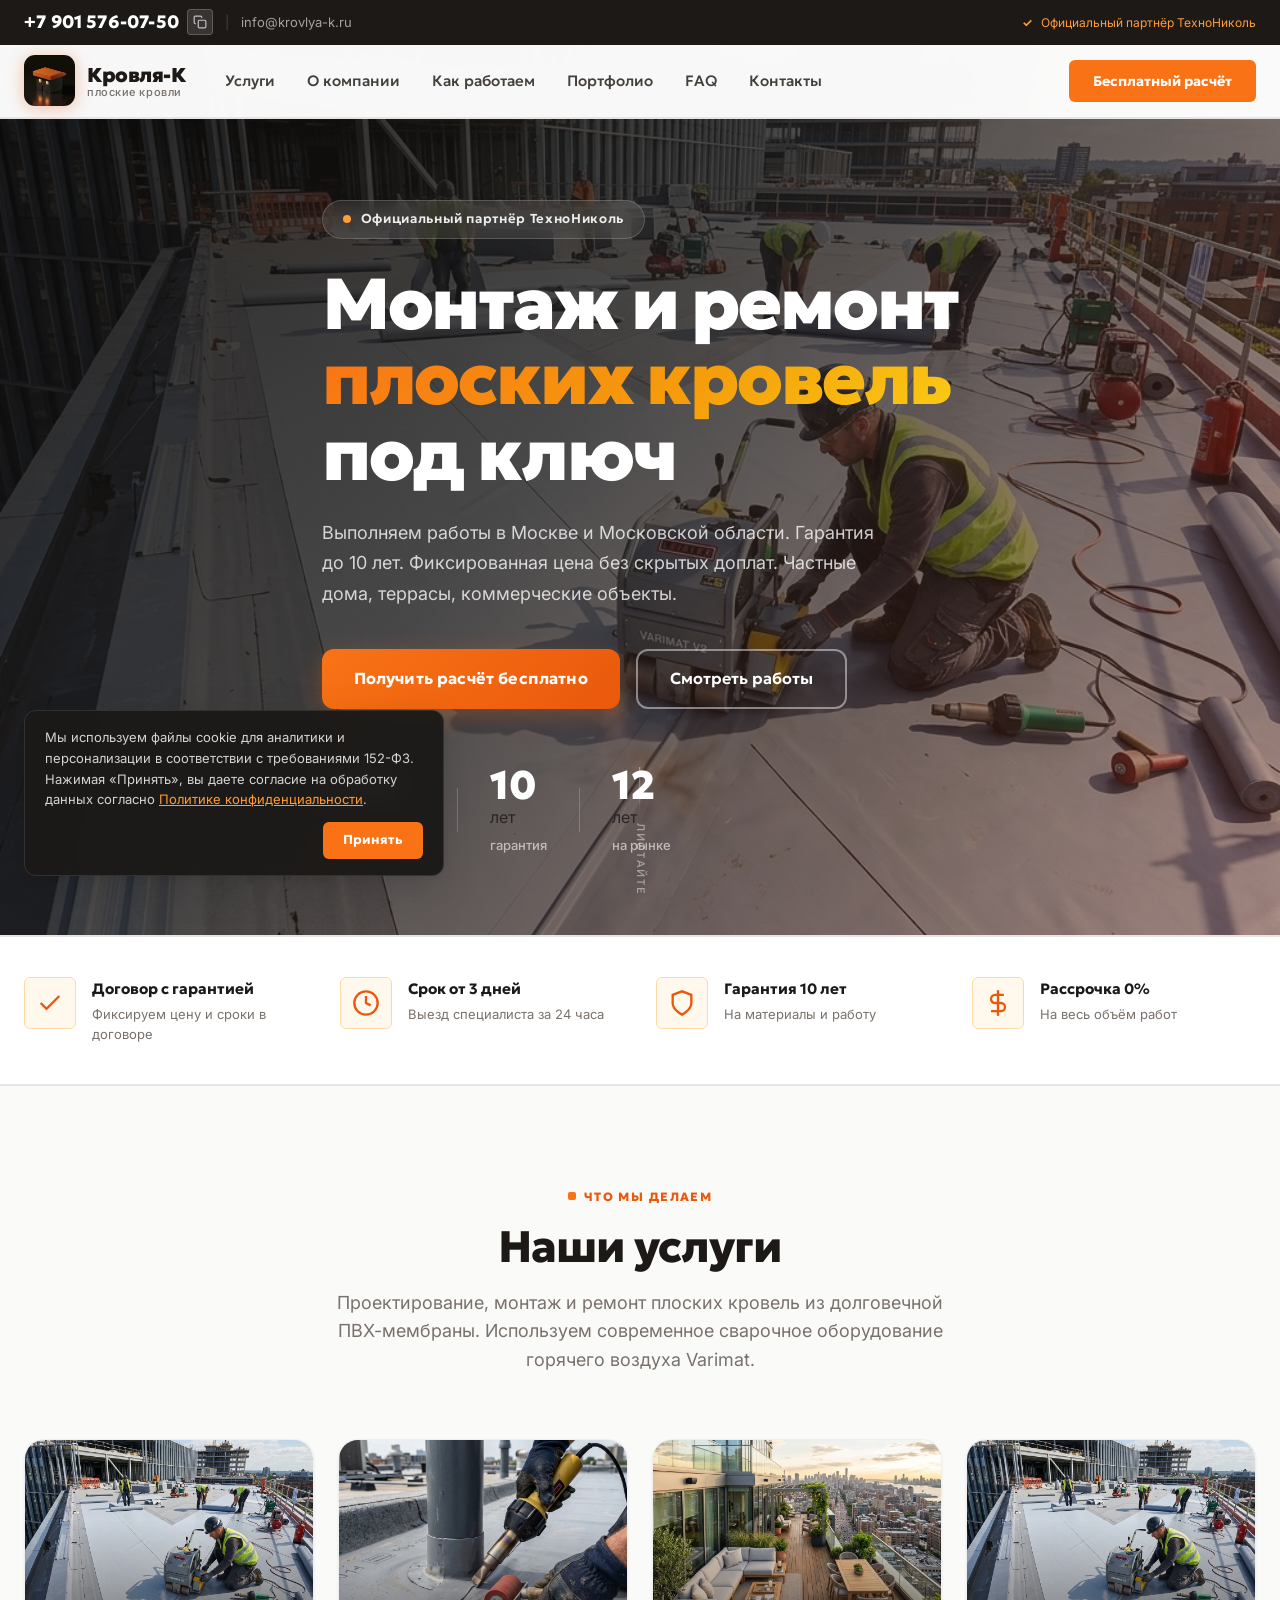
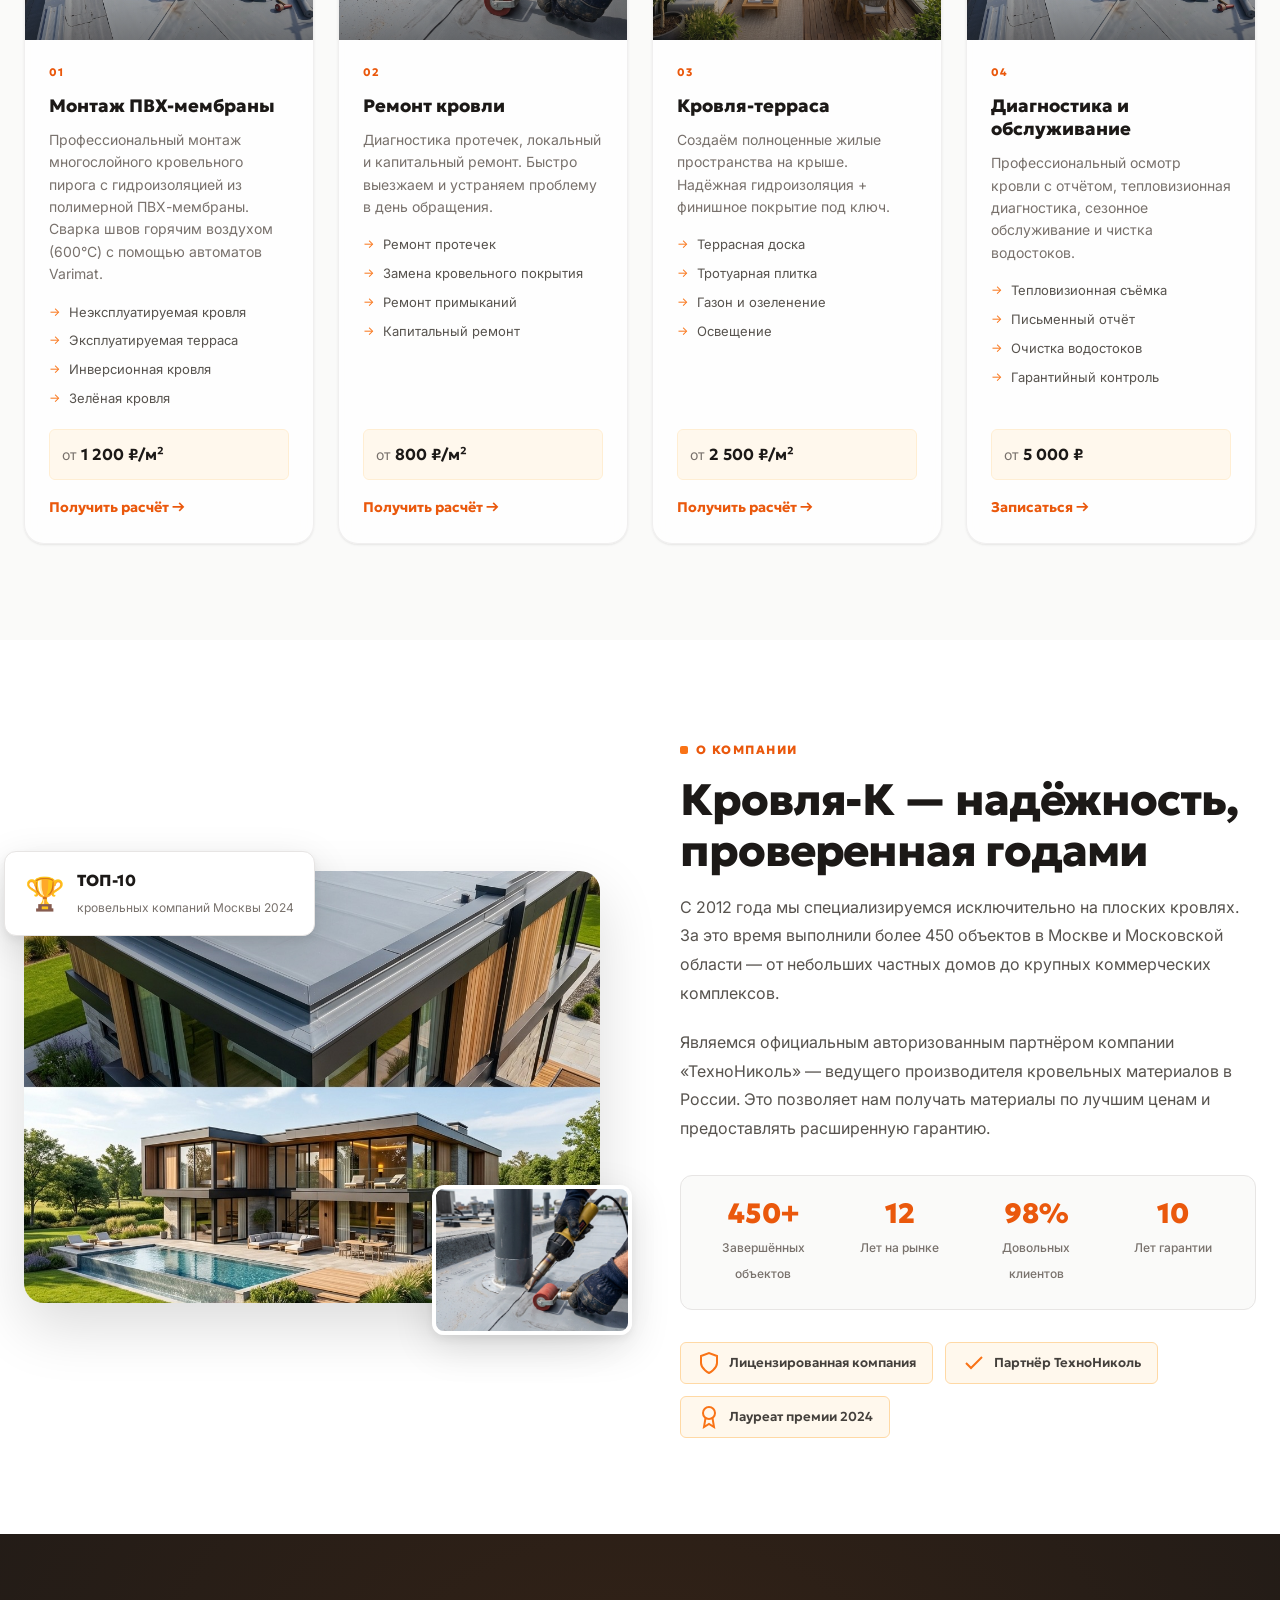
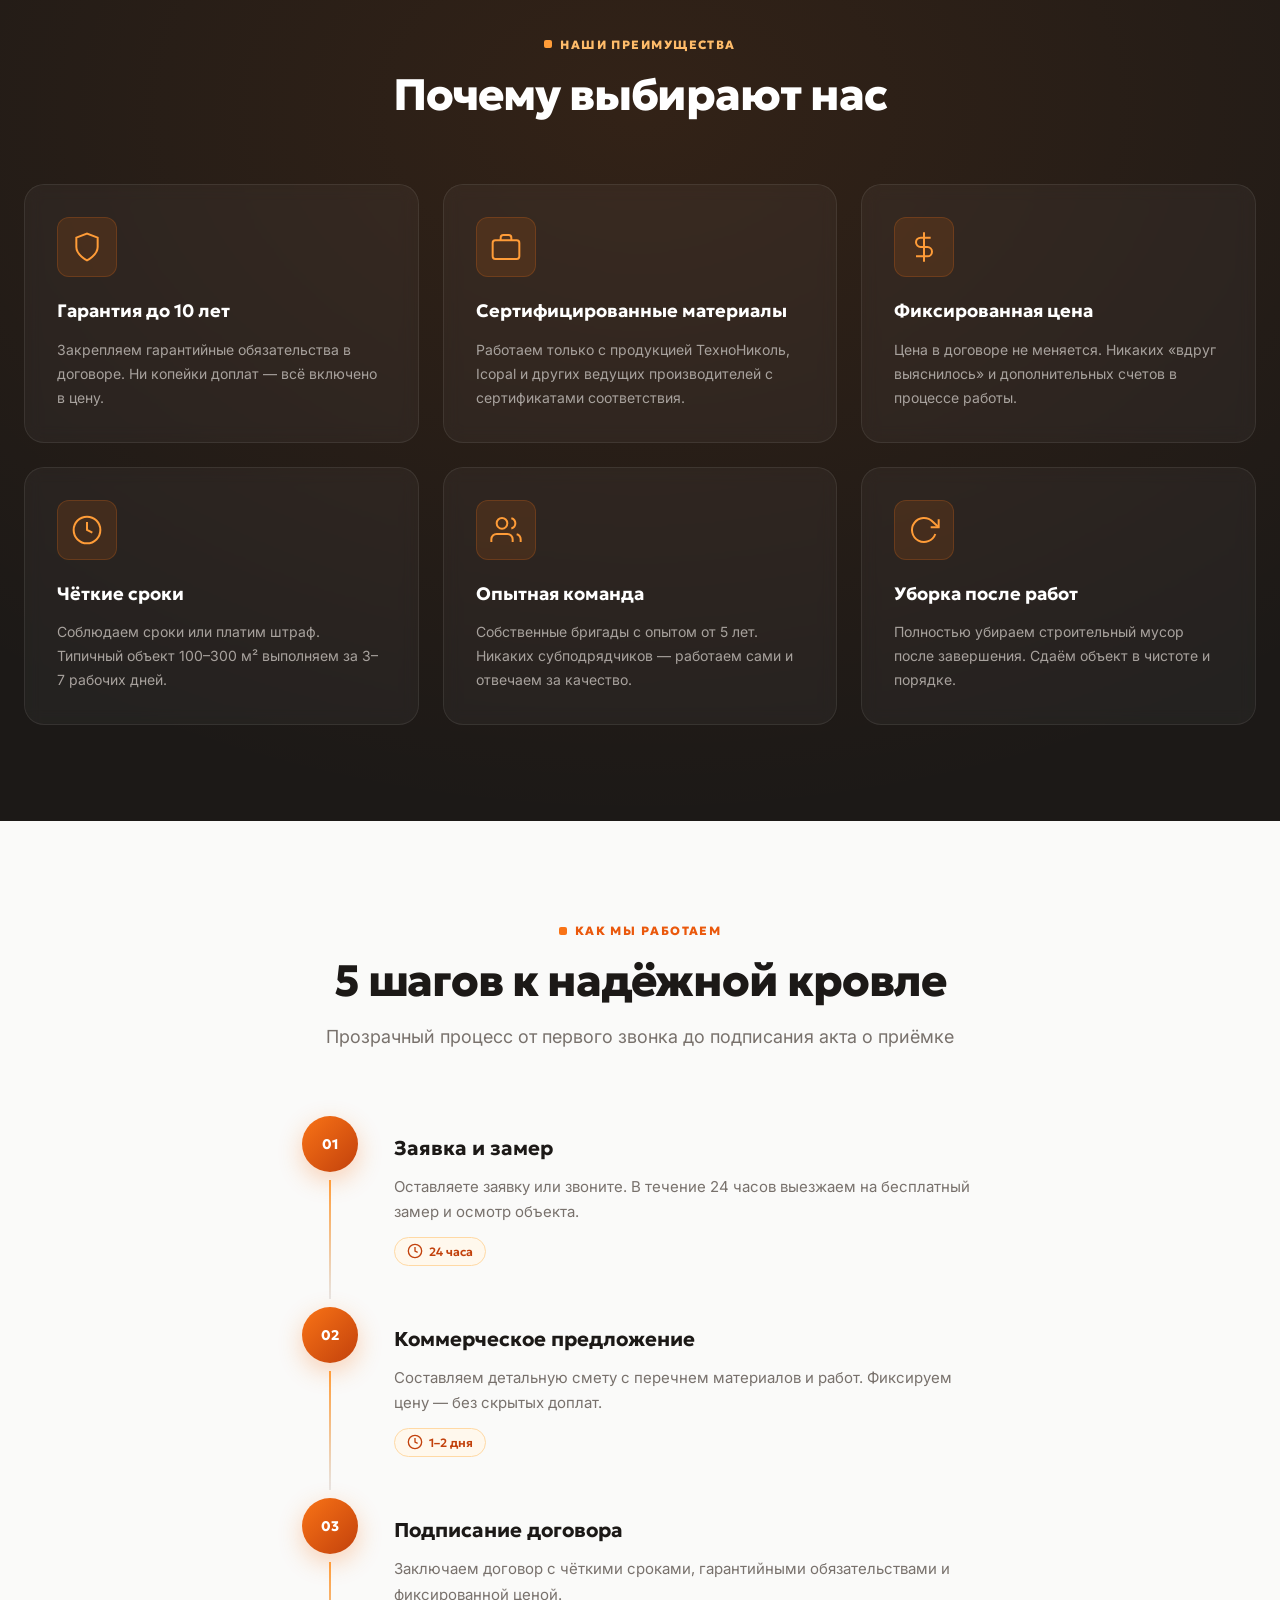
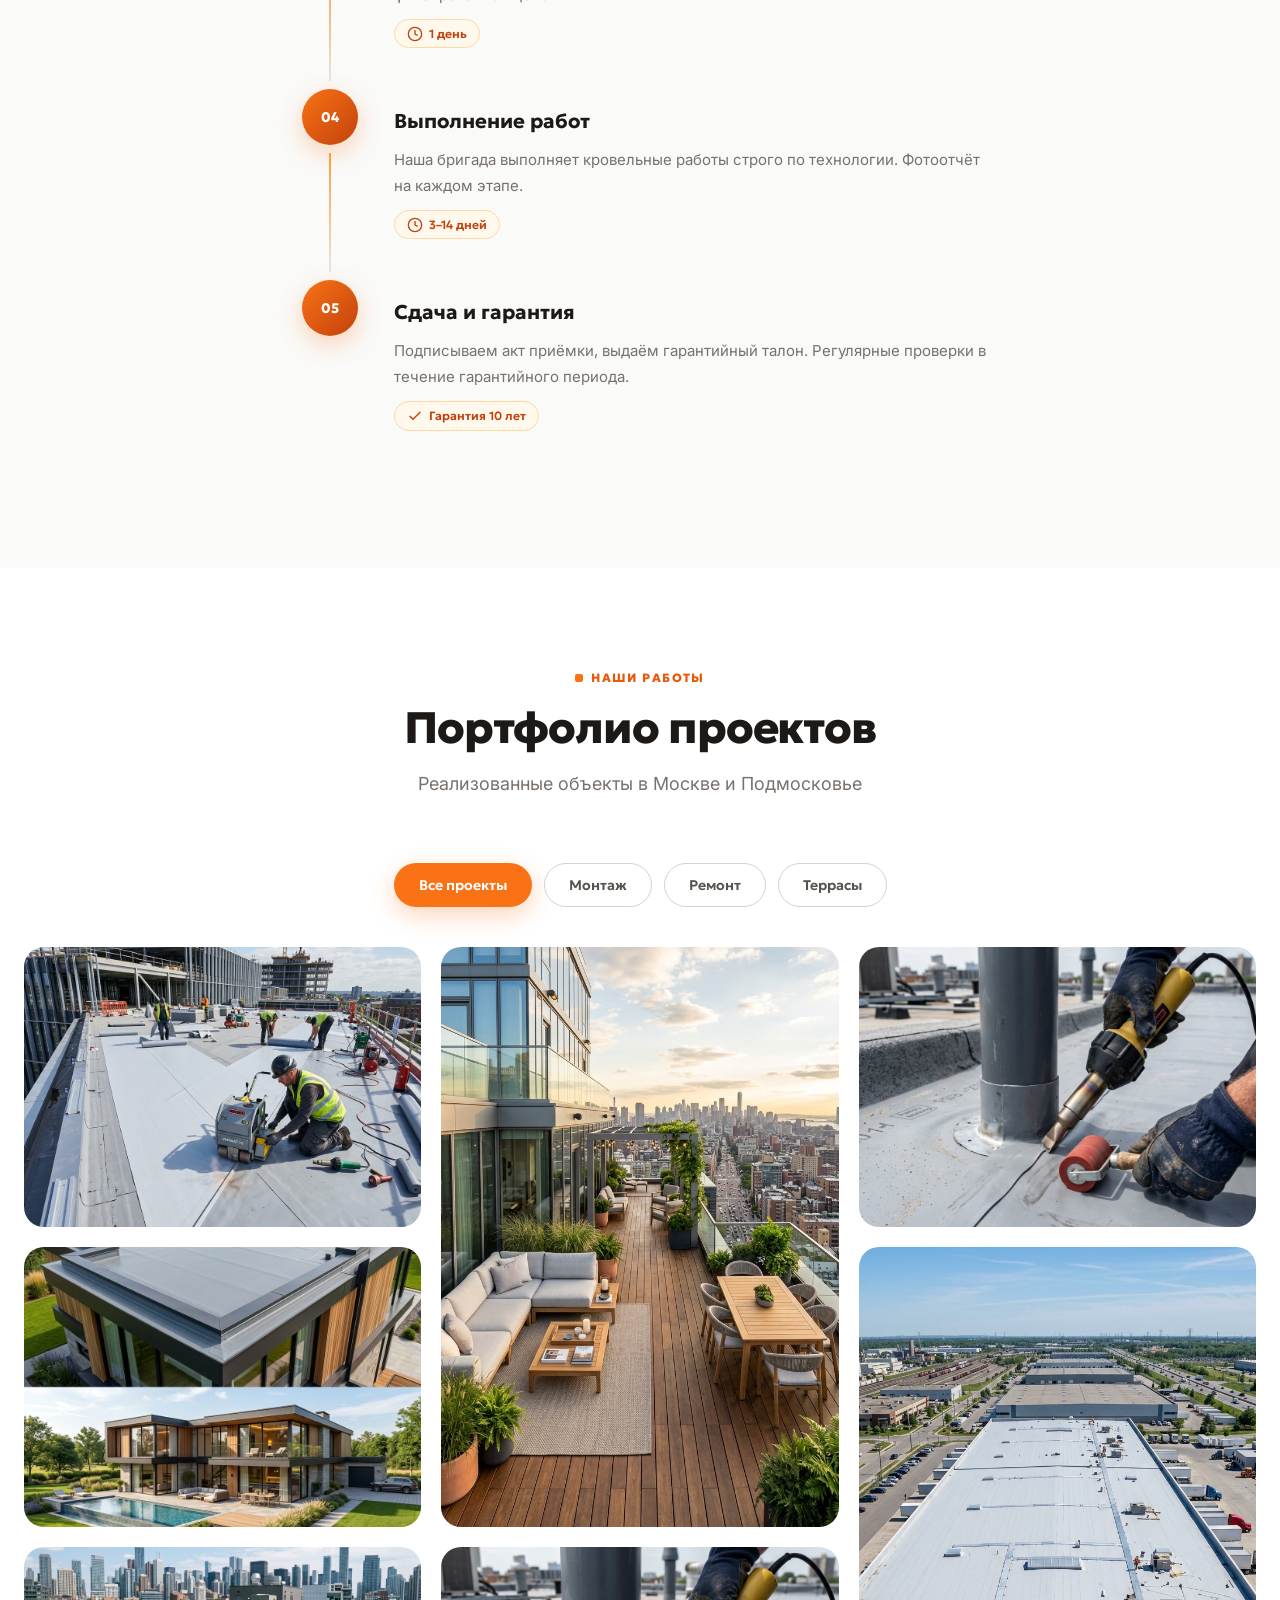
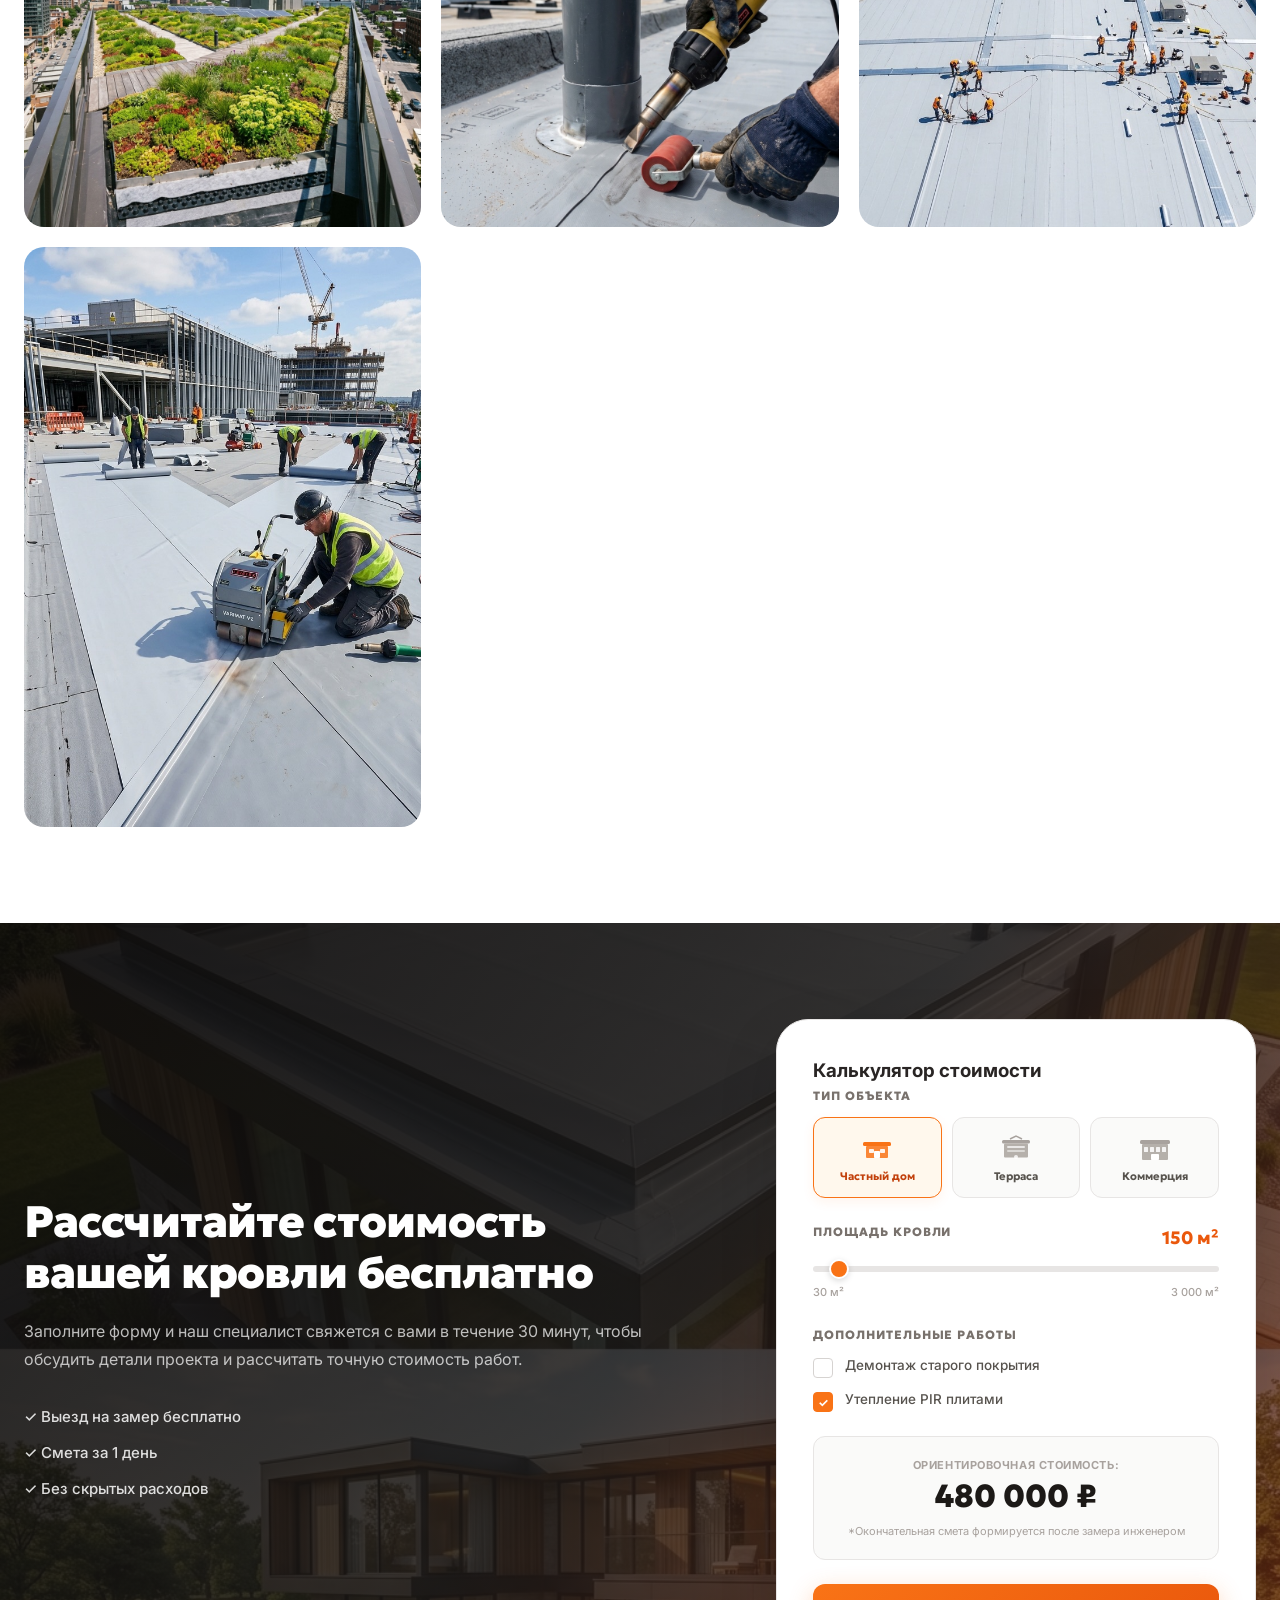
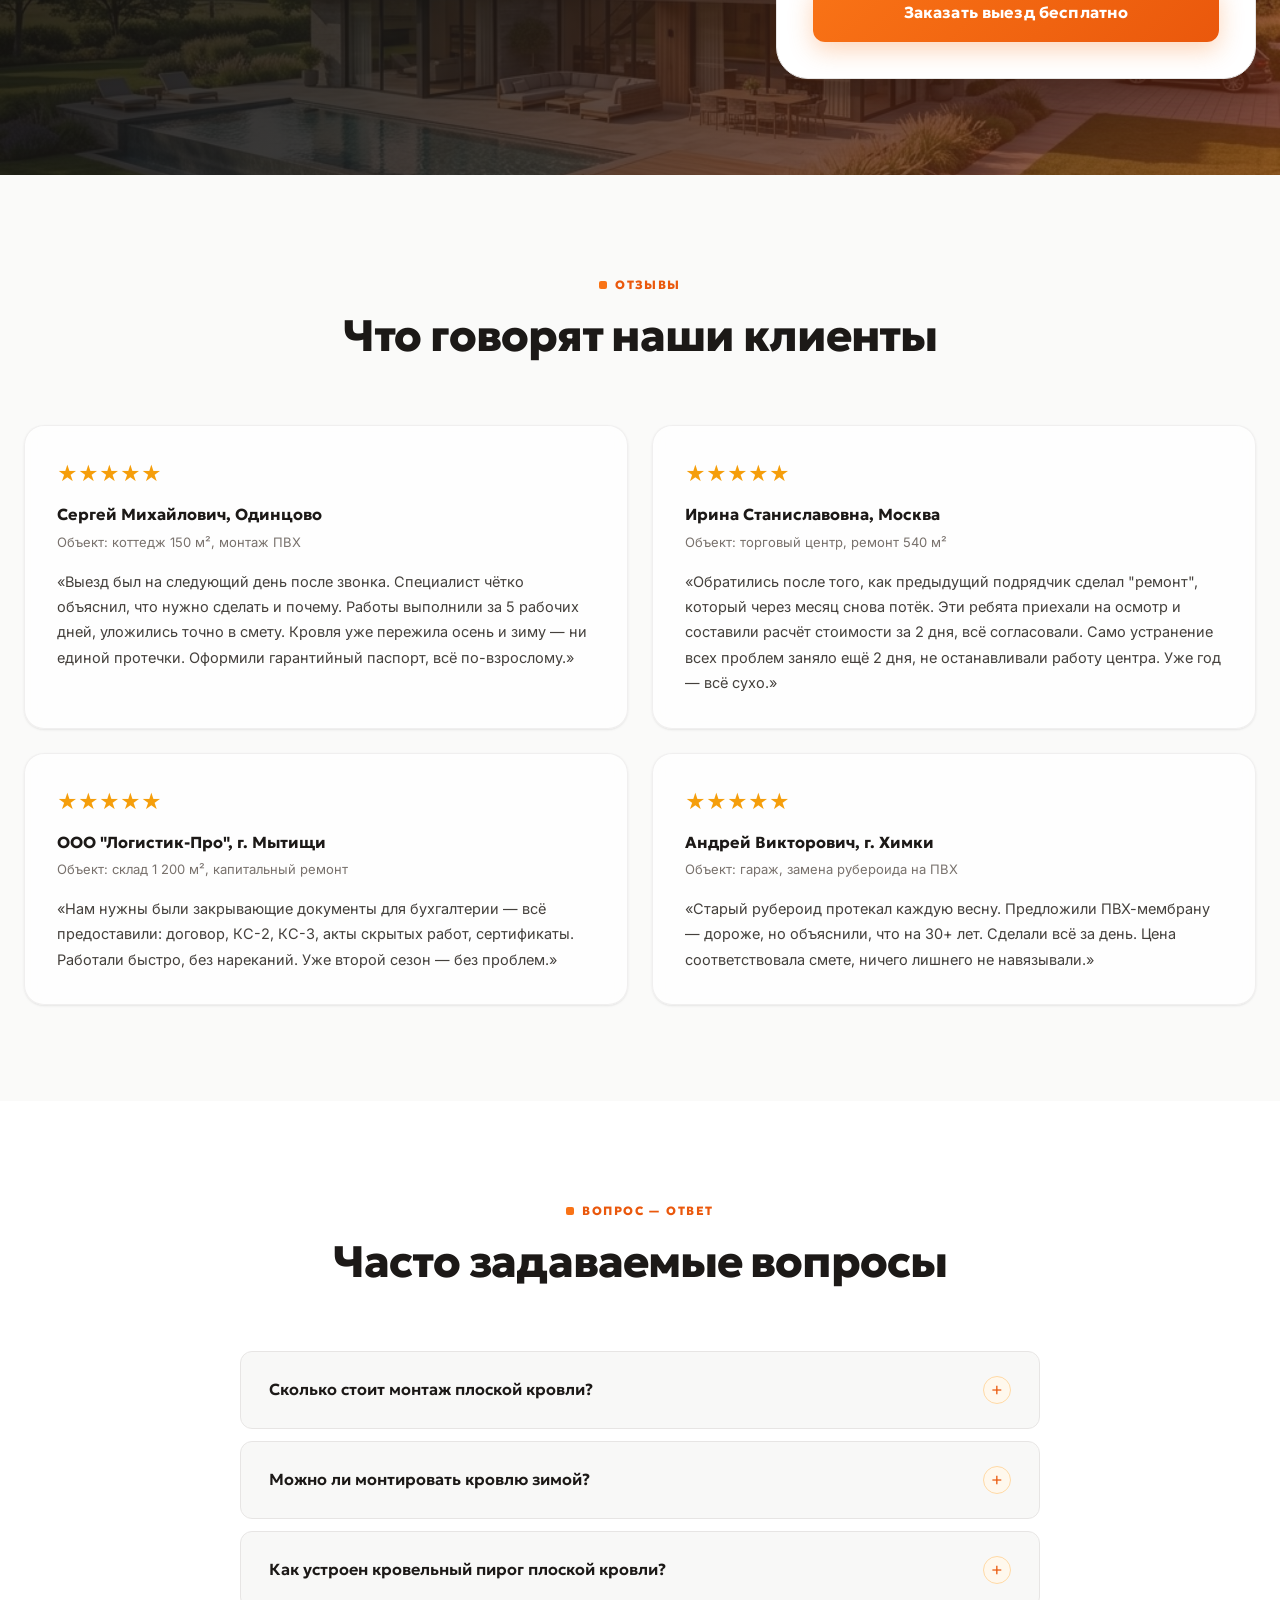
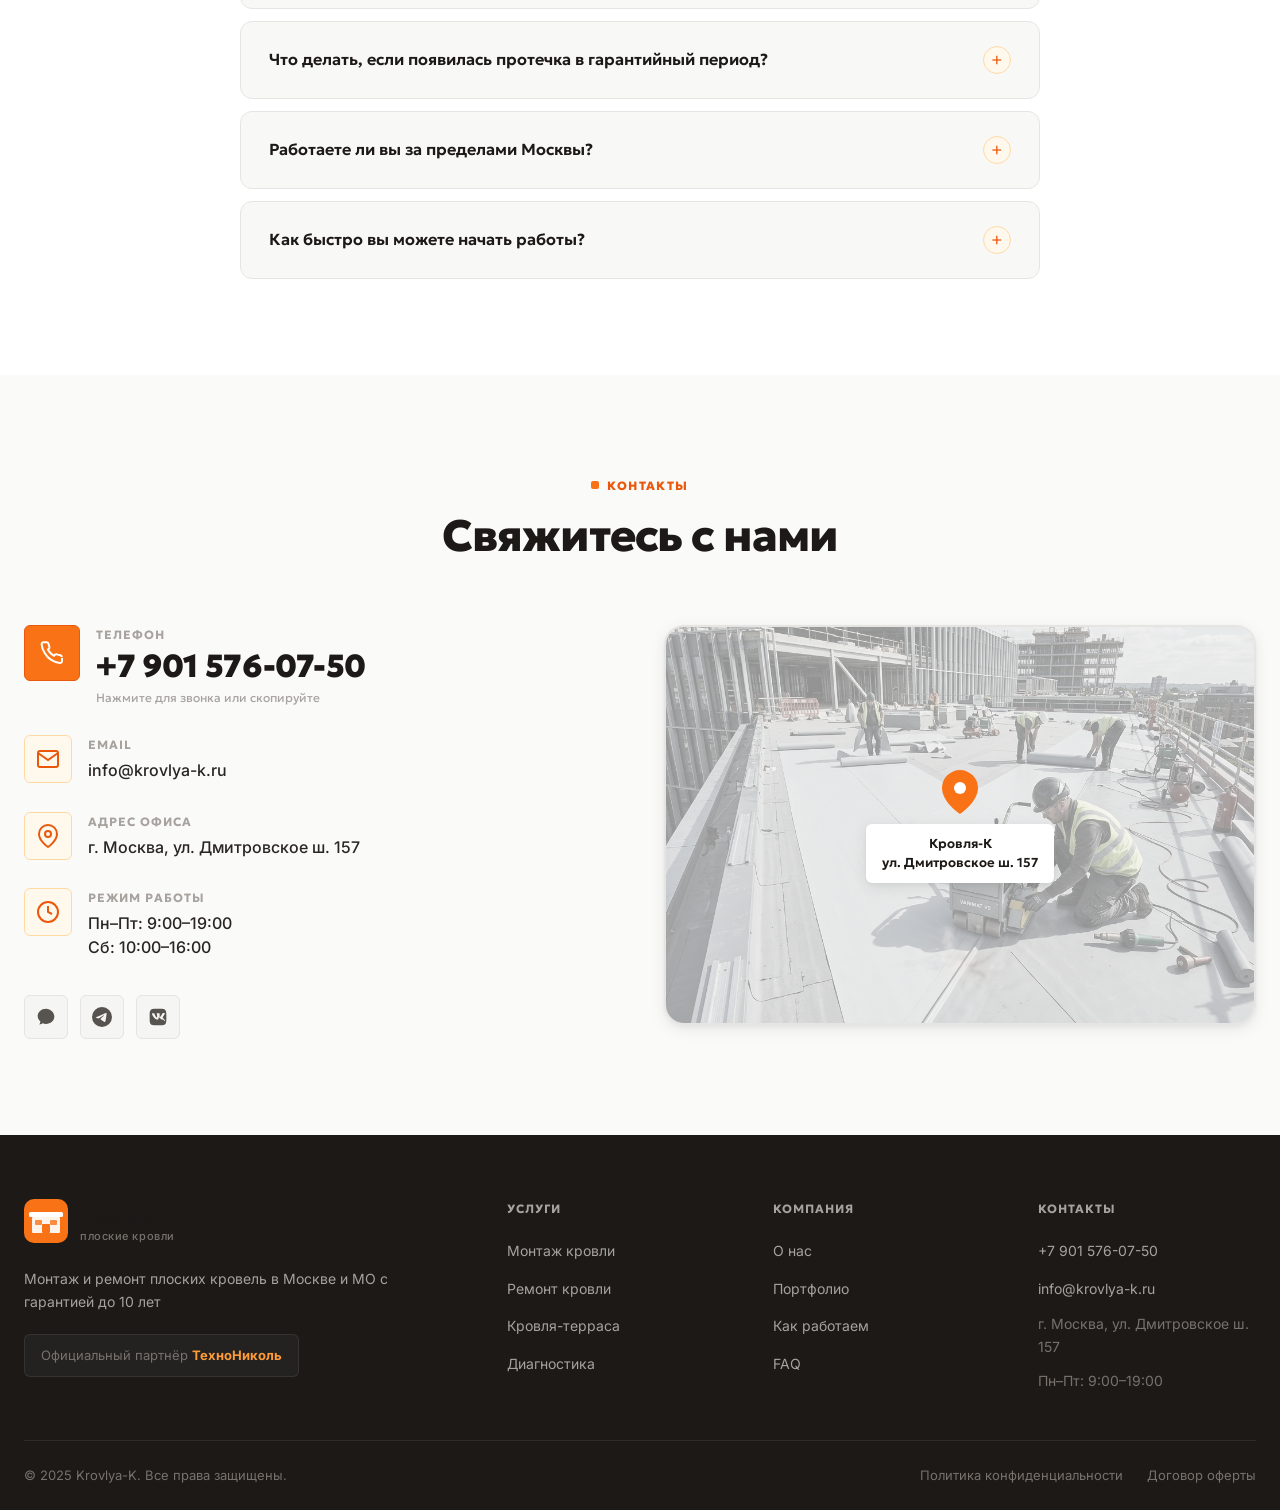
<file: index.html>
<!DOCTYPE html>
<html lang="ru">
<head>
  <meta charset="UTF-8">
  <meta name="viewport" content="width=device-width, initial-scale=1.0">
  <meta name="description" content="Krovlya-K — монтаж и ремонт плоских кровель в Москве и МО. Гарантия до 10 лет. Официальный партнёр ТехноНиколь. Работаем с частными домами, террасами и коммерческими объектами.">
  <meta name="keywords" content="монтаж плоской кровли, ремонт плоской крыши, плоская кровля под ключ, эксплуатируемая кровля, неэксплуатируемая кровля, кровля Москва">
  <meta property="og:title" content="Krovlya-K — монтаж и ремонт плоских кровель в Москве">
  <meta property="og:description" content="Официальный партнёр ТехноНиколь. Монтируем плоскую кровлю с гарантией до 10 лет. Частные дома и террасы.">
  <title>Krovlya-K — монтаж и ремонт плоских кровель в Москве и МО</title>
  <link rel="preconnect" href="https://fonts.googleapis.com">
  <link rel="preconnect" href="https://fonts.gstatic.com" crossorigin>
  <link href="https://fonts.googleapis.com/css2?family=Geologica:wght@300;400;500;600;700;800;900&family=Inter:wght@300;400;500;600&display=swap" rel="stylesheet">
  <link rel="stylesheet" href="style.css">
</head>
<body>

  <!-- HEADER -->
  <header class="header" id="header">
    <div class="header-top">
      <div class="container">
        <div class="header-top-inner">
          <div class="header-contacts">
            <div class="phone-wrap">
              <a href="tel:+79015760750" class="header-phone" id="header-phone">+7 901 576-07-50</a>
              <button class="phone-copy-btn" id="phone-copy-btn" title="Скопировать номер" aria-label="Скопировать телефон">
                <svg width="14" height="14" viewBox="0 0 24 24" fill="none" stroke="currentColor" stroke-width="2"><rect x="9" y="9" width="13" height="13" rx="2"/><path d="M5 15H4a2 2 0 0 1-2-2V4a2 2 0 0 1 2-2h9a2 2 0 0 1 2 2v1"/></svg>
                <span class="copy-tooltip" id="copy-tooltip">Скопировано!</span>
              </button>
            </div>
            <span class="header-divider">|</span>
            <a href="mailto:info@krovlya-k.ru" class="header-email">info@krovlya-k.ru</a>
          </div>
          <div class="header-badge">
            <span class="badge-icon">✓</span>
            <span>Официальный партнёр ТехноНиколь</span>
          </div>
        </div>
      </div>
    </div>
    <nav class="header-nav" id="main-nav">
      <div class="container">
        <div class="nav-inner">
          <a href="#" class="logo" id="site-logo">
            <div class="logo-icon">
              <img src="images/logo3d.jpg" alt="Кровля-К" class="logo-3d-img">
            </div>
            <div class="logo-text">
              <span class="logo-name">Кровля-К</span>
              <span class="logo-sub">плоские кровли</span>
            </div>
          </a>
          <ul class="nav-links" id="nav-links">
            <li><a href="#services" class="nav-link">Услуги</a></li>
            <li><a href="#about" class="nav-link">О компании</a></li>
            <li><a href="#process" class="nav-link">Как работаем</a></li>
            <li><a href="#portfolio" class="nav-link">Портфолио</a></li>
            <li><a href="#faq" class="nav-link">FAQ</a></li>
            <li><a href="#contacts" class="nav-link">Контакты</a></li>
          </ul>
          <a href="#callback" class="btn-nav" id="nav-cta"><span>Бесплатный расчёт</span></a>
          <button class="burger" id="burger-btn" aria-label="Меню">
            <span></span><span></span><span></span>
          </button>
        </div>
      </div>
    </nav>
  </header>

  <!-- MOBILE CALL BAR: thin fixed orange strip below nav, mobile only -->
  <a href="tel:+79015760750" class="mobile-call-bar" id="mobile-call-bar">
    <svg width="16" height="16" viewBox="0 0 24 24" fill="none" stroke="#fff" stroke-width="2.5" style="flex-shrink:0"><path d="M22 16.92v3a2 2 0 0 1-2.18 2 19.79 19.79 0 0 1-8.63-3.07A19.5 19.5 0 0 1 4.69 12 19.79 19.79 0 0 1 1.61 3.38 2 2 0 0 1 3.6 1.18h3a2 2 0 0 1 2 1.72c.127.96.361 1.903.7 2.81a2 2 0 0 1-.45 2.11L7.91 8.77a16 16 0 0 0 6 6l.96-.96a2 2 0 0 1 2.11-.45c.907.339 1.85.573 2.81.7A2 2 0 0 1 21.73 16.18"/></svg>
    <span style="color:#fff;font-size:12px;font-weight:600;letter-spacing:.06em;opacity:.9">Позвонить:</span>
    <span style="color:#fff;font-size:16px;font-weight:900;letter-spacing:.01em">+7 901 576-07-50</span>
  </a>

  <!-- HERO -->
  <section class="hero" id="hero">
    <div class="hero-bg">
      <img src="images/hero.jpg" alt="Монтаж плоской кровли" class="hero-img" loading="eager">
      <div class="hero-overlay"></div>
    </div>
    <div class="container">
      <div class="hero-content">
        <div class="hero-badge animate-in" style="--delay: 0s">
          <span class="badge-dot"></span>
          Официальный партнёр ТехноНиколь
        </div>
        <h1 class="hero-title animate-in" style="--delay: 0.15s">
          Монтаж и ремонт<br>
          <span class="gradient-text">плоских кровель</span><br>
          под ключ
        </h1>
        <p class="hero-desc animate-in" style="--delay: 0.3s">
          Выполняем работы в Москве и Московской области. Гарантия до 10 лет. Фиксированная цена без скрытых доплат. Частные дома, террасы, коммерческие объекты.
        </p>
        <div class="hero-actions animate-in" style="--delay: 0.45s">
          <a href="#callback" class="btn-primary" id="hero-cta"><span>Получить расчёт бесплатно</span></a>
          <a href="#portfolio" class="btn-ghost" id="hero-portfolio"><span>Смотреть работы</span></a>
        </div>
        <div class="hero-stats animate-in" style="--delay: 0.6s">
          <div class="hero-stat">
            <span class="stat-num" data-count="450">0</span><span>+</span>
            <span class="stat-label">объектов сдано</span>
          </div>
          <div class="stat-sep"></div>
          <div class="hero-stat">
            <span class="stat-num" data-count="10">0</span><span> лет</span>
            <span class="stat-label">гарантия</span>
          </div>
          <div class="stat-sep"></div>
          <div class="hero-stat">
            <span class="stat-num" data-count="12">0</span><span> лет</span>
            <span class="stat-label">на рынке</span>
          </div>
        </div>
      </div>
    </div>
    <div class="hero-scroll">
      <span class="scroll-line"></span>
      <span class="scroll-text">Листайте</span>
    </div>
  </section>

  <!-- USP STRIP -->
  <section class="usp-strip">
    <div class="container">
      <div class="usp-grid">
        <div class="usp-item">
          <div class="usp-icon">
            <svg width="28" height="28" viewBox="0 0 24 24" fill="none" stroke="currentColor" stroke-width="2"><polyline points="20 6 9 17 4 12"/></svg>
          </div>
          <div>
            <strong>Договор с гарантией</strong>
            <p>Фиксируем цену и сроки в договоре</p>
          </div>
        </div>
        <div class="usp-item">
          <div class="usp-icon">
            <svg width="28" height="28" viewBox="0 0 24 24" fill="none" stroke="currentColor" stroke-width="2"><circle cx="12" cy="12" r="10"/><polyline points="12 6 12 12 16 14"/></svg>
          </div>
          <div>
            <strong>Срок от 3 дней</strong>
            <p>Выезд специалиста за 24 часа</p>
          </div>
        </div>
        <div class="usp-item">
          <div class="usp-icon">
            <svg width="28" height="28" viewBox="0 0 24 24" fill="none" stroke="currentColor" stroke-width="2"><path d="M12 22s8-4 8-10V5l-8-3-8 3v7c0 6 8 10 8 10z"/></svg>
          </div>
          <div>
            <strong>Гарантия 10 лет</strong>
            <p>На материалы и работу</p>
          </div>
        </div>
        <div class="usp-item">
          <div class="usp-icon">
            <svg width="28" height="28" viewBox="0 0 24 24" fill="none" stroke="currentColor" stroke-width="2"><line x1="12" y1="1" x2="12" y2="23"/><path d="M17 5H9.5a3.5 3.5 0 0 0 0 7h5a3.5 3.5 0 0 1 0 7H6"/></svg>
          </div>
          <div>
            <strong>Рассрочка 0%</strong>
            <p>На весь объём работ</p>
          </div>
        </div>
      </div>
    </div>
  </section>

  <!-- SERVICES -->
  <section class="services section" id="services">
    <div class="container">
      <div class="section-header">
        <span class="section-tag">Что мы делаем</span>
        <h2 class="section-title">Наши услуги</h2>
        <p class="section-desc">Проектирование, монтаж и ремонт плоских кровель из долговечной ПВХ-мембраны. Используем современное сварочное оборудование горячего воздуха Varimat.</p>
      </div>
      <div class="services-grid">
        <div class="service-card" id="service-installation">
          <div class="service-card-img">
            <img src="images/hero.jpg" alt="Монтаж плоской кровли" loading="lazy">
            <div class="service-overlay"></div>
          </div>
          <div class="service-card-body">
            <div class="service-num">01</div>
            <h3 class="service-title">Монтаж ПВХ-мембраны</h3>
            <p class="service-desc">Профессиональный монтаж многослойного кровельного пирога с гидроизоляцией из полимерной ПВХ-мембраны. Сварка швов горячим воздухом (600°C) с помощью автоматов Varimat.</p>
            <ul class="service-features">
              <li>Неэксплуатируемая кровля</li>
              <li>Эксплуатируемая терраса</li>
              <li>Инверсионная кровля</li>
              <li>Зелёная кровля</li>
            </ul>
            <div class="service-price">от <strong>1 200 ₽/м²</strong></div>
            <a href="#callback" class="service-link"><span>Получить расчёт →</span></a>
          </div>
        </div>
        <div class="service-card" id="service-repair">
          <div class="service-card-img">
            <img src="images/repair.jpg" alt="Ремонт плоской кровли" loading="lazy">
            <div class="service-overlay"></div>
          </div>
          <div class="service-card-body">
            <div class="service-num">02</div>
            <h3 class="service-title">Ремонт кровли</h3>
            <p class="service-desc">Диагностика протечек, локальный и капитальный ремонт. Быстро выезжаем и устраняем проблему в день обращения.</p>
            <ul class="service-features">
              <li>Ремонт протечек</li>
              <li>Замена кровельного покрытия</li>
              <li>Ремонт примыканий</li>
              <li>Капитальный ремонт</li>
            </ul>
            <div class="service-price">от <strong>800 ₽/м²</strong></div>
            <a href="#callback" class="service-link"><span>Получить расчёт →</span></a>
          </div>
        </div>
        <div class="service-card" id="service-terrace">
          <div class="service-card-img">
            <img src="images/terrace.jpg" alt="Эксплуатируемая кровля-терраса" loading="lazy">
            <div class="service-overlay"></div>
          </div>
          <div class="service-card-body">
            <div class="service-num">03</div>
            <h3 class="service-title">Кровля-терраса</h3>
            <p class="service-desc">Создаём полноценные жилые пространства на крыше. Надёжная гидроизоляция + финишное покрытие под ключ.</p>
            <ul class="service-features">
              <li>Террасная доска</li>
              <li>Тротуарная плитка</li>
              <li>Газон и озеленение</li>
              <li>Освещение</li>
            </ul>
            <div class="service-price">от <strong>2 500 ₽/м²</strong></div>
            <a href="#callback" class="service-link"><span>Получить расчёт →</span></a>
          </div>
        </div>
        <div class="service-card" id="service-inspection">
          <div class="service-card-img">
            <img src="images/team.jpg" alt="Диагностика кровли" loading="lazy">
            <div class="service-overlay"></div>
          </div>
          <div class="service-card-body">
            <div class="service-num">04</div>
            <h3 class="service-title">Диагностика и обслуживание</h3>
            <p class="service-desc">Профессиональный осмотр кровли с отчётом, тепловизионная диагностика, сезонное обслуживание и чистка водостоков.</p>
            <ul class="service-features">
              <li>Тепловизионная съёмка</li>
              <li>Письменный отчёт</li>
              <li>Очистка водостоков</li>
              <li>Гарантийный контроль</li>
            </ul>
            <div class="service-price">от <strong>5 000 ₽</strong></div>
            <a href="#callback" class="service-link"><span>Записаться →</span></a>
          </div>
        </div>
      </div>
    </div>
  </section>

  <!-- ABOUT -->
  <section class="about section" id="about">
    <div class="container">
      <div class="about-grid">
        <div class="about-images">
          <div class="about-img-main">
            <img src="images/house.jpg" alt="Современный дом с плоской кровлей" loading="lazy">
          </div>
          <div class="about-img-secondary">
            <img src="images/team_close.jpg" alt="Кровельные работы" loading="lazy">
          </div>
          <div class="about-award">
            <div class="award-icon">🏆</div>
            <div>
              <strong>ТОП-10</strong>
              <span>кровельных компаний Москвы 2024</span>
            </div>
          </div>
        </div>
        <div class="about-content">
          <span class="section-tag">О компании</span>
          <h2 class="section-title">Кровля-К — надёжность, проверенная годами</h2>
          <p class="about-text">
            С 2012 года мы специализируемся исключительно на плоских кровлях. За это время выполнили более 450 объектов в Москве и Московской области — от небольших частных домов до крупных коммерческих комплексов.
          </p>
          <p class="about-text">
            Являемся официальным авторизованным партнёром компании «ТехноНиколь» — ведущего производителя кровельных материалов в России. Это позволяет нам получать материалы по лучшим ценам и предоставлять расширенную гарантию.
          </p>
          <div class="about-facts">
            <div class="fact">
              <span class="fact-num">450+</span>
              <span class="fact-label">Завершённых объектов</span>
            </div>
            <div class="fact">
              <span class="fact-num">12</span>
              <span class="fact-label">Лет на рынке</span>
            </div>
            <div class="fact">
              <span class="fact-num">98%</span>
              <span class="fact-label">Довольных клиентов</span>
            </div>
            <div class="fact">
              <span class="fact-num">10</span>
              <span class="fact-label">Лет гарантии</span>
            </div>
          </div>
          <div class="about-certs">
            <div class="cert-badge">
              <svg width="24" height="24" viewBox="0 0 24 24" fill="none" stroke="#f97316" stroke-width="2"><path d="M12 22s8-4 8-10V5l-8-3-8 3v7c0 6 8 10 8 10z"/></svg>
              Лицензированная компания
            </div>
            <div class="cert-badge">
              <svg width="24" height="24" viewBox="0 0 24 24" fill="none" stroke="#f97316" stroke-width="2"><polyline points="20 6 9 17 4 12"/></svg>
              Партнёр ТехноНиколь
            </div>
            <div class="cert-badge">
              <svg width="24" height="24" viewBox="0 0 24 24" fill="none" stroke="#f97316" stroke-width="2"><circle cx="12" cy="8" r="6"/><path d="M15.477 12.89L17 22l-5-3-5 3 1.523-9.11"/></svg>
              Лауреат премии 2024
            </div>
          </div>
        </div>
      </div>
    </div>
  </section>

  <!-- WHY US -->
  <section class="why-us section">
    <div class="why-bg"></div>
    <div class="container">
      <div class="section-header">
        <span class="section-tag">Наши преимущества</span>
        <h2 class="section-title">Почему выбирают нас</h2>
      </div>
      <div class="why-grid">
        <div class="why-card" id="why-guarantee">
          <div class="why-icon-wrap">
            <svg width="32" height="32" viewBox="0 0 24 24" fill="none" stroke="currentColor" stroke-width="1.5"><path d="M12 22s8-4 8-10V5l-8-3-8 3v7c0 6 8 10 8 10z"/></svg>
          </div>
          <h3>Гарантия до 10 лет</h3>
          <p>Закрепляем гарантийные обязательства в договоре. Ни копейки доплат — всё включено в цену.</p>
        </div>
        <div class="why-card" id="why-materials">
          <div class="why-icon-wrap">
            <svg width="32" height="32" viewBox="0 0 24 24" fill="none" stroke="currentColor" stroke-width="1.5"><rect x="2" y="7" width="20" height="14" rx="2"/><path d="M16 7V5a2 2 0 0 0-2-2h-4a2 2 0 0 0-2 2v2"/></svg>
          </div>
          <h3>Сертифицированные материалы</h3>
          <p>Работаем только с продукцией ТехноНиколь, Icopal и других ведущих производителей с сертификатами соответствия.</p>
        </div>
        <div class="why-card" id="why-price">
          <div class="why-icon-wrap">
            <svg width="32" height="32" viewBox="0 0 24 24" fill="none" stroke="currentColor" stroke-width="1.5"><line x1="12" y1="1" x2="12" y2="23"/><path d="M17 5H9.5a3.5 3.5 0 0 0 0 7h5a3.5 3.5 0 0 1 0 7H6"/></svg>
          </div>
          <h3>Фиксированная цена</h3>
          <p>Цена в договоре не меняется. Никаких «вдруг выяснилось» и дополнительных счетов в процессе работы.</p>
        </div>
        <div class="why-card" id="why-speed">
          <div class="why-icon-wrap">
            <svg width="32" height="32" viewBox="0 0 24 24" fill="none" stroke="currentColor" stroke-width="1.5"><circle cx="12" cy="12" r="10"/><polyline points="12 6 12 12 16 14"/></svg>
          </div>
          <h3>Чёткие сроки</h3>
          <p>Соблюдаем сроки или платим штраф. Типичный объект 100–300 м² выполняем за 3–7 рабочих дней.</p>
        </div>
        <div class="why-card" id="why-team">
          <div class="why-icon-wrap">
            <svg width="32" height="32" viewBox="0 0 24 24" fill="none" stroke="currentColor" stroke-width="1.5"><path d="M17 21v-2a4 4 0 0 0-4-4H5a4 4 0 0 0-4 4v2"/><circle cx="9" cy="7" r="4"/><path d="M23 21v-2a4 4 0 0 0-3-3.87"/><path d="M16 3.13a4 4 0 0 1 0 7.75"/></svg>
          </div>
          <h3>Опытная команда</h3>
          <p>Собственные бригады с опытом от 5 лет. Никаких субподрядчиков — работаем сами и отвечаем за качество.</p>
        </div>
        <div class="why-card" id="why-clean">
          <div class="why-icon-wrap">
            <svg width="32" height="32" viewBox="0 0 24 24" fill="none" stroke="currentColor" stroke-width="1.5"><polyline points="23 4 23 10 17 10"/><path d="M20.49 15a9 9 0 1 1-2.12-9.36L23 10"/></svg>
          </div>
          <h3>Уборка после работ</h3>
          <p>Полностью убираем строительный мусор после завершения. Сдаём объект в чистоте и порядке.</p>
        </div>
      </div>
    </div>
  </section>

  <!-- PROCESS -->
  <section class="process section" id="process">
    <div class="container">
      <div class="section-header">
        <span class="section-tag">Как мы работаем</span>
        <h2 class="section-title">5 шагов к надёжной кровле</h2>
        <p class="section-desc">Прозрачный процесс от первого звонка до подписания акта о приёмке</p>
      </div>
      <div class="process-timeline">
        <div class="process-step" id="step-1">
          <div class="step-indicator">
            <div class="step-num">01</div>
            <div class="step-line"></div>
          </div>
          <div class="step-content">
            <h3>Заявка и замер</h3>
            <p>Оставляете заявку или звоните. В течение 24 часов выезжаем на бесплатный замер и осмотр объекта.</p>
            <div class="step-time">
              <svg width="16" height="16" viewBox="0 0 24 24" fill="none" stroke="currentColor" stroke-width="2"><circle cx="12" cy="12" r="10"/><polyline points="12 6 12 12 16 14"/></svg>
              24 часа
            </div>
          </div>
        </div>
        <div class="process-step" id="step-2">
          <div class="step-indicator">
            <div class="step-num">02</div>
            <div class="step-line"></div>
          </div>
          <div class="step-content">
            <h3>Коммерческое предложение</h3>
            <p>Составляем детальную смету с перечнем материалов и работ. Фиксируем цену — без скрытых доплат.</p>
            <div class="step-time">
              <svg width="16" height="16" viewBox="0 0 24 24" fill="none" stroke="currentColor" stroke-width="2"><circle cx="12" cy="12" r="10"/><polyline points="12 6 12 12 16 14"/></svg>
              1–2 дня
            </div>
          </div>
        </div>
        <div class="process-step" id="step-3">
          <div class="step-indicator">
            <div class="step-num">03</div>
            <div class="step-line"></div>
          </div>
          <div class="step-content">
            <h3>Подписание договора</h3>
            <p>Заключаем договор с чёткими сроками, гарантийными обязательствами и фиксированной ценой.</p>
            <div class="step-time">
              <svg width="16" height="16" viewBox="0 0 24 24" fill="none" stroke="currentColor" stroke-width="2"><circle cx="12" cy="12" r="10"/><polyline points="12 6 12 12 16 14"/></svg>
              1 день
            </div>
          </div>
        </div>
        <div class="process-step" id="step-4">
          <div class="step-indicator">
            <div class="step-num">04</div>
            <div class="step-line"></div>
          </div>
          <div class="step-content">
            <h3>Выполнение работ</h3>
            <p>Наша бригада выполняет кровельные работы строго по технологии. Фотоотчёт на каждом этапе.</p>
            <div class="step-time">
              <svg width="16" height="16" viewBox="0 0 24 24" fill="none" stroke="currentColor" stroke-width="2"><circle cx="12" cy="12" r="10"/><polyline points="12 6 12 12 16 14"/></svg>
              3–14 дней
            </div>
          </div>
        </div>
        <div class="process-step" id="step-5">
          <div class="step-indicator">
            <div class="step-num">05</div>
            <div class="step-line last"></div>
          </div>
          <div class="step-content">
            <h3>Сдача и гарантия</h3>
            <p>Подписываем акт приёмки, выдаём гарантийный талон. Регулярные проверки в течение гарантийного периода.</p>
            <div class="step-time">
              <svg width="16" height="16" viewBox="0 0 24 24" fill="none" stroke="currentColor" stroke-width="2"><polyline points="20 6 9 17 4 12"/></svg>
              Гарантия 10 лет
            </div>
          </div>
        </div>
      </div>
    </div>
  </section>

  <!-- PORTFOLIO -->
  <section class="portfolio section" id="portfolio">
    <div class="container">
      <div class="section-header">
        <span class="section-tag">Наши работы</span>
        <h2 class="section-title">Портфолио проектов</h2>
        <p class="section-desc">Реализованные объекты в Москве и Подмосковье</p>
      </div>
      <div class="portfolio-filters">
        <button class="pf-btn active" data-filter="all" id="filter-all">Все проекты</button>
        <button class="pf-btn" data-filter="install" id="filter-install">Монтаж</button>
        <button class="pf-btn" data-filter="repair" id="filter-repair">Ремонт</button>
        <button class="pf-btn" data-filter="terrace" id="filter-terrace">Террасы</button>
      </div>
      <div class="portfolio-grid" id="portfolio-grid">
        <div class="portfolio-item" data-category="install">
          <img src="images/hero.jpg" alt="Монтаж кровли частный дом" loading="lazy">
          <div class="portfolio-overlay">
            <div class="portfolio-info">
              <h4>Частный дом, Рублёвка</h4>
              <p>Монтаж • 280 м² • 2024</p>
            </div>
          </div>
        </div>
        <div class="portfolio-item large" data-category="terrace">
          <img src="images/terrace.jpg" alt="Эксплуатируемая кровля-терраса" loading="lazy">
          <div class="portfolio-overlay">
            <div class="portfolio-info">
              <h4>Эксплуатируемая терраса, Москва</h4>
              <p>Терраса • 180 м² • 2024</p>
            </div>
          </div>
        </div>
        <div class="portfolio-item" data-category="repair">
          <img src="images/repair.jpg" alt="Ремонт кровли" loading="lazy">
          <div class="portfolio-overlay">
            <div class="portfolio-info">
              <h4>Капремонт, Одинцово</h4>
              <p>Ремонт • 450 м² • 2023</p>
            </div>
          </div>
        </div>
        <div class="portfolio-item" data-category="install">
          <img src="images/house.jpg" alt="Современный дом с плоской кровлей" loading="lazy">
          <div class="portfolio-overlay">
            <div class="portfolio-info">
              <h4>Современный коттедж, Новая Москва</h4>
              <p>Монтаж • 320 м² • 2023</p>
            </div>
          </div>
        </div>
        <div class="portfolio-item large" data-category="install">
          <img src="images/commercial.jpg" alt="Коммерческий объект" loading="lazy">
          <div class="portfolio-overlay">
            <div class="portfolio-info">
              <h4>Производственный комплекс, Химки</h4>
              <p>Монтаж • 2800 м² • 2023</p>
            </div>
          </div>
        </div>
        <div class="portfolio-item" data-category="terrace">
          <img src="images/green_roof.jpg" alt="Зелёная кровля" loading="lazy">
          <div class="portfolio-overlay">
            <div class="portfolio-info">
              <h4>Зелёная кровля, Митино</h4>
              <p>Терраса + озеленение • 240 м² • 2024</p>
            </div>
          </div>
        </div>
        <div class="portfolio-item" data-category="repair">
          <img src="images/team_close.jpg" alt="Укладка мембраны близкий план" loading="lazy">
          <div class="portfolio-overlay">
            <div class="portfolio-info">
              <h4>Монтаж мембраны близкий план, Одинцово</h4>
              <p>Ремонт • 150 м² • 2025</p>
            </div>
          </div>
        </div>
        <div class="portfolio-item large" data-category="install">
          <img src="images/team_wide.jpg" alt="Кровельные работы общий план" loading="lazy">
          <div class="portfolio-overlay">
            <div class="portfolio-info">
              <h4>ЖК бизнес-класса общий план, Москва</h4>
              <p>Монтаж • 4200 м² • 2025</p>
            </div>
          </div>
        </div>
      </div>
    </div>
  </section>

  <!-- CALCULATOR CTA -->
  <section class="calc-cta" id="callback">
    <div class="calc-cta-bg">
      <img src="images/house.jpg" alt="" loading="lazy">
      <div class="calc-cta-overlay"></div>
    </div>
    <div class="container">
      <div class="calc-cta-inner">
        <div class="calc-cta-content">
          <h2>Рассчитайте стоимость<br>вашей кровли бесплатно</h2>
          <p>Заполните форму и наш специалист свяжется с вами в течение 30 минут, чтобы обсудить детали проекта и рассчитать точную стоимость работ.</p>
          <div class="calc-cta-guarantees">
            <div class="cta-guarantee">✓ Выезд на замер бесплатно</div>
            <div class="cta-guarantee">✓ Смета за 1 день</div>
            <div class="cta-guarantee">✓ Без скрытых расходов</div>
          </div>
        </div>
        <div class="calc-form-wrap">
          <div class="calc-box" id="calc-box">
            <h3>Калькулятор стоимости</h3>
            
            <!-- Object Type Selection -->
            <div class="calc-group">
              <label class="calc-label">Тип объекта</label>
              <div class="calc-type-grid">
                <button type="button" class="calc-type-btn active" data-type="house" data-price="2500">
                  <span class="type-icon">
                    <svg width="32" height="32" viewBox="0 0 32 32" fill="none" xmlns="http://www.w3.org/2000/svg">
                      <rect x="2" y="10" width="28" height="4" rx="1.5" fill="currentColor"/>
                      <rect x="5" y="14" width="22" height="12" rx="1" fill="currentColor" opacity="0.85"/>
                      <rect x="8" y="17" width="5" height="4" rx="0.8" fill="white" opacity="0.9"/>
                      <rect x="19" y="17" width="5" height="4" rx="0.8" fill="white" opacity="0.9"/>
                      <rect x="13" y="19" width="6" height="7" rx="0.8" fill="white"/>
                    </svg>
                  </span>
                  <span class="type-name">Частный дом</span>
                </button>
                <button type="button" class="calc-type-btn" data-type="terrace" data-price="3500">
                  <span class="type-icon">
                    <svg width="32" height="32" viewBox="0 0 32 32" fill="none" xmlns="http://www.w3.org/2000/svg">
                      <rect x="2" y="8" width="28" height="3.5" rx="1.5" fill="currentColor"/>
                      <rect x="4" y="11.5" width="24" height="14" rx="1" fill="currentColor" opacity="0.85"/>
                      <rect x="7" y="14" width="18" height="2" rx="1" fill="white" opacity="0.7"/>
                      <rect x="7" y="18" width="18" height="2" rx="1" fill="white" opacity="0.5"/>
                      <circle cx="16" cy="25" r="2" fill="white" opacity="0.8"/>
                      <path d="M10 7 L16 4 L22 7" stroke="currentColor" stroke-width="1.5" fill="none"/>
                    </svg>
                  </span>
                  <span class="type-name">Терраса</span>
                </button>
                <button type="button" class="calc-type-btn" data-type="commercial" data-price="1800">
                  <span class="type-icon">
                    <svg width="32" height="32" viewBox="0 0 32 32" fill="none" xmlns="http://www.w3.org/2000/svg">
                      <rect x="1" y="8" width="30" height="4" rx="1.5" fill="currentColor"/>
                      <rect x="3" y="12" width="26" height="16" rx="1" fill="currentColor" opacity="0.85"/>
                      <rect x="5" y="15" width="4" height="5" rx="0.5" fill="white" opacity="0.85"/>
                      <rect x="11" y="15" width="4" height="5" rx="0.5" fill="white" opacity="0.85"/>
                      <rect x="17" y="15" width="4" height="5" rx="0.5" fill="white" opacity="0.85"/>
                      <rect x="23" y="15" width="4" height="5" rx="0.5" fill="white" opacity="0.85"/>
                      <rect x="12" y="22" width="8" height="6" rx="0.8" fill="white"/>
                    </svg>
                  </span>
                  <span class="type-name">Коммерция</span>
                </button>
              </div>
            </div>

            <!-- Area Slider -->
            <div class="calc-group">
              <div class="calc-slider-header">
                <label class="calc-label">Площадь кровли</label>
                <span class="calc-value-display"><span id="calc-area-val">150</span> м²</span>
              </div>
              <input type="range" id="calc-area-range" min="30" max="3000" step="10" value="150" class="calc-range-input">
              <div class="calc-range-limits">
                <span>30 м²</span>
                <span>3 000 м²</span>
              </div>
            </div>

            <!-- Additional Options -->
            <div class="calc-group">
              <label class="calc-label">Дополнительные работы</label>
              <label class="calc-checkbox-label">
                <input type="checkbox" id="calc-demolition" value="500">
                <span class="calc-checkbox-custom"></span>
                <span class="calc-checkbox-text">Демонтаж старого покрытия</span>
              </label>
              <label class="calc-checkbox-label" style="margin-top: 12px;">
                <input type="checkbox" id="calc-insulation" value="700" checked>
                <span class="calc-checkbox-custom"></span>
                <span class="calc-checkbox-text">Утепление PIR плитами</span>
              </label>
            </div>

            <!-- Summary -->
            <div class="calc-summary">
              <div class="summary-row">
                <span>Ориентировочная стоимость:</span>
                <strong id="calc-total-price">555 000 ₽</strong>
              </div>
              <p class="summary-note">*Окончательная смета формируется после замера инженером</p>
            </div>

            <!-- CTA Call Button -->
            <a href="tel:+79015760750" class="btn-primary btn-full calc-submit-btn">
              <span>Заказать выезд бесплатно</span>
            </a>
          </div>
        </div>
      </div>
    </div>
  </section>

  <!-- REVIEWS -->
  <section class="reviews section" id="reviews">
    <div class="container">
      <div class="section-header">
        <span class="section-tag">Отзывы</span>
        <h2 class="section-title">Что говорят наши клиенты</h2>
      </div>
      <div class="reviews-grid">
        <div class="review-card">
          <div class="review-stars">★★★★★</div>
          <div class="review-name">Сергей Михайлович, Одинцово</div>
          <div class="review-meta">Объект: коттедж 150 м², монтаж ПВХ</div>
          <p class="review-text">«Выезд был на следующий день после звонка. Специалист чётко объяснил, что нужно сделать и почему. Работы выполнили за 5 рабочих дней, уложились точно в смету. Кровля уже пережила осень и зиму — ни единой протечки. Оформили гарантийный паспорт, всё по-взрослому.»</p>
        </div>
        <div class="review-card">
          <div class="review-stars">★★★★★</div>
          <div class="review-name">Ирина Станиславовна, Москва</div>
          <div class="review-meta">Объект: торговый центр, ремонт 540 м²</div>
          <p class="review-text">«Обратились после того, как предыдущий подрядчик сделал "ремонт", который через месяц снова потёк. Эти ребята приехали на осмотр и составили расчёт стоимости за 2 дня, всё согласовали. Само устранение всех проблем заняло ещё 2 дня, не останавливали работу центра. Уже год — всё сухо.»</p>
        </div>
        <div class="review-card">
          <div class="review-stars">★★★★★</div>
          <div class="review-name">ООО "Логистик-Про", г. Мытищи</div>
          <div class="review-meta">Объект: склад 1 200 м², капитальный ремонт</div>
          <p class="review-text">«Нам нужны были закрывающие документы для бухгалтерии — всё предоставили: договор, КС-2, КС-3, акты скрытых работ, сертификаты. Работали быстро, без нареканий. Уже второй сезон — без проблем.»</p>
        </div>
        <div class="review-card">
          <div class="review-stars">★★★★★</div>
          <div class="review-name">Андрей Викторович, г. Химки</div>
          <div class="review-meta">Объект: гараж, замена рубероида на ПВХ</div>
          <p class="review-text">«Старый рубероид протекал каждую весну. Предложили ПВХ-мембрану — дороже, но объяснили, что на 30+ лет. Сделали всё за день. Цена соответствовала смете, ничего лишнего не навязывали.»</p>
        </div>
      </div>
    </div>
  </section>

  <!-- FAQ -->
  <section class="faq section" id="faq">
    <div class="container">
      <div class="section-header">
        <span class="section-tag">Вопрос — ответ</span>
        <h2 class="section-title">Часто задаваемые вопросы</h2>
      </div>
      <div class="faq-list" id="faq-list">
        <div class="faq-item" id="faq-1">
          <button class="faq-question" aria-expanded="false">
            <span>Сколько стоит монтаж плоской кровли?</span>
            <span class="faq-icon">+</span>
          </button>
          <div class="faq-answer">
            <p>Стоимость зависит от типа кровли, площади объекта и выбранных материалов. В среднем монтаж неэксплуатируемой кровли стоит от 1 200 ₽/м², эксплуатируемой — от 2 500 ₽/м². Точную стоимость рассчитаем после выезда на замер — это бесплатно.</p>
          </div>
        </div>
        <div class="faq-item" id="faq-2">
          <button class="faq-question" aria-expanded="false">
            <span>Можно ли монтировать кровлю зимой?</span>
            <span class="faq-icon">+</span>
          </button>
          <div class="faq-answer">
            <p>Да, современные технологии позволяют выполнять кровельные работы при температуре до –20°С. При работе в зимний период мы используем специальное зимнее оборудование и материалы с соответствующими характеристиками. Стоимость зимних работ может быть немного выше из-за дополнительных затрат на прогрев поверхности.</p>
          </div>
        </div>
        <div class="faq-item" id="faq-3">
          <button class="faq-question" aria-expanded="false">
            <span>Как устроен кровельный пирог плоской кровли?</span>
            <span class="faq-icon">+</span>
          </button>
          <div class="faq-answer">
            <p>Стандартный кровельный пирог включает несколько слоёв снизу вверх: пароизоляция (защита от влаги изнутри), теплоизоляция (минеральная вата или PIR-плиты), основание под гидроизоляцию, гидроизоляционный ковёр (1–2 слоя). Для эксплуатируемой кровли добавляются защитные слои и финишное покрытие.</p>
          </div>
        </div>
        <div class="faq-item" id="faq-4">
          <button class="faq-question" aria-expanded="false">
            <span>Что делать, если появилась протечка в гарантийный период?</span>
            <span class="faq-icon">+</span>
          </button>
          <div class="faq-answer">
            <p>Просто позвоните нам по номеру +7 (495) 123-45-67. Наш специалист выедет к вам в течение 24 часов, проведёт диагностику и устранит протечку совершенно бесплатно — это наше гарантийное обязательство по договору.</p>
          </div>
        </div>
        <div class="faq-item" id="faq-5">
          <button class="faq-question" aria-expanded="false">
            <span>Работаете ли вы за пределами Москвы?</span>
            <span class="faq-icon">+</span>
          </button>
          <div class="faq-answer">
            <p>Да, мы работаем по всему Подмосковью — Московская область в радиусе 100 км от МКАД. При объектах свыше 200 м² выезжаем и в более дальние регионы. Стоимость выезда рассчитывается индивидуально.</p>
          </div>
        </div>
        <div class="faq-item" id="faq-6">
          <button class="faq-question" aria-expanded="false">
            <span>Как быстро вы можете начать работы?</span>
            <span class="faq-icon">+</span>
          </button>
          <div class="faq-answer">
            <p>После подписания договора и предоплаты мы начинаем работы в согласованный срок — как правило, в течение 3–7 рабочих дней. В срочных случаях (например, при протечке) выезжаем в день обращения.</p>
          </div>
        </div>
      </div>
    </div>
  </section>

  <!-- CONTACTS -->
  <section class="contacts section" id="contacts">
    <div class="container">
      <div class="section-header">
        <span class="section-tag">Контакты</span>
        <h2 class="section-title">Свяжитесь с нами</h2>
      </div>
      <div class="contacts-grid">
        <div class="contacts-info">
          <div class="contact-item contact-phone-big" id="contact-phone">
            <div class="contact-icon">
              <svg width="24" height="24" viewBox="0 0 24 24" fill="none" stroke="currentColor" stroke-width="2"><path d="M22 16.92v3a2 2 0 0 1-2.18 2 19.79 19.79 0 0 1-8.63-3.07A19.5 19.5 0 0 1 4.69 12 19.79 19.79 0 0 1 1.61 3.38 2 2 0 0 1 3.6 1.18h3a2 2 0 0 1 2 1.72c.127.96.361 1.903.7 2.81a2 2 0 0 1-.45 2.11L7.91 8.77a16 16 0 0 0 6 6l.96-.96a2 2 0 0 1 2.11-.45c.907.339 1.85.573 2.81.7A2 2 0 0 1 21.73 16.18"/></svg>
            </div>
            <div>
              <div class="contact-label">Телефон</div>
              <a href="tel:+79015760750" class="contact-value contact-phone-link">+7 901 576-07-50</a>
              <div class="contact-phone-hint">Нажмите для звонка или скопируйте</div>
            </div>
          </div>
          <div class="contact-item">
            <div class="contact-icon">
              <svg width="24" height="24" viewBox="0 0 24 24" fill="none" stroke="currentColor" stroke-width="2"><path d="M4 4h16c1.1 0 2 .9 2 2v12c0 1.1-.9 2-2 2H4c-1.1 0-2-.9-2-2V6c0-1.1.9-2 2-2z"/><polyline points="22,6 12,13 2,6"/></svg>
            </div>
            <div>
              <div class="contact-label">Email</div>
              <a href="mailto:info@krovlya-k.ru" class="contact-value">info@krovlya-k.ru</a>
            </div>
          </div>
          <div class="contact-item">
            <div class="contact-icon">
              <svg width="24" height="24" viewBox="0 0 24 24" fill="none" stroke="currentColor" stroke-width="2"><path d="M21 10c0 7-9 13-9 13s-9-6-9-13a9 9 0 0 1 18 0z"/><circle cx="12" cy="10" r="3"/></svg>
            </div>
            <div>
              <div class="contact-label">Адрес офиса</div>
              <div class="contact-value">г. Москва, ул. Дмитровское ш. 157</div>
            </div>
          </div>
          <div class="contact-item">
            <div class="contact-icon">
              <svg width="24" height="24" viewBox="0 0 24 24" fill="none" stroke="currentColor" stroke-width="2"><circle cx="12" cy="12" r="10"/><polyline points="12 6 12 12 16 14"/></svg>
            </div>
            <div>
              <div class="contact-label">Режим работы</div>
              <div class="contact-value">Пн–Пт: 9:00–19:00<br>Сб: 10:00–16:00</div>
            </div>
          </div>
          <div class="social-links">
            <a href="https://max.ru/c/79015760750" class="social-link" aria-label="Макс" target="_blank" rel="noopener">
              <svg width="20" height="20" viewBox="0 0 24 24" fill="currentColor"><path d="M12 2C6.477 2 2 5.97 2 10.875c0 2.624 1.298 4.965 3.332 6.554-.183.743-.655 2.502-1.332 3.57 0 0 1.954 0 3.931-1.39a11.19 11.19 0 0 0 4.069.766c5.523 0 10-3.97 10-8.875S17.523 2 12 2z"/></svg>
            </a>
            <a href="#" class="social-link" aria-label="Telegram">
              <svg width="20" height="20" viewBox="0 0 24 24" fill="currentColor"><path d="M11.944 0A12 12 0 0 0 0 12a12 12 0 0 0 12 12 12 12 0 0 0 12-12A12 12 0 0 0 12 0a12 12 0 0 0-.056 0zm4.962 7.224c.1-.002.321.023.465.14a.506.506 0 0 1 .171.325c.016.093.036.306.02.472-.18 1.898-.962 6.502-1.36 8.627-.168.9-.499 1.201-.82 1.23-.696.065-1.225-.46-1.9-.902-1.056-.693-1.653-1.124-2.678-1.8-1.185-.78-.417-1.21.258-1.91.177-.184 3.247-2.977 3.307-3.23.007-.032.014-.15-.056-.212s-.174-.041-.249-.024c-.106.024-1.793 1.14-5.061 3.345-.48.33-.913.49-1.302.48-.428-.008-1.252-.241-1.865-.44-.752-.245-1.349-.374-1.297-.789.027-.216.325-.437.893-.663 3.498-1.524 5.83-2.529 6.998-3.014 3.332-1.386 4.025-1.627 4.476-1.635z"/></svg>
            </a>
            <a href="#" class="social-link" aria-label="ВКонтакте">
              <svg width="20" height="20" viewBox="0 0 24 24" fill="currentColor"><path d="M15.07 2H8.93C3.33 2 2 3.33 2 8.93v6.14C2 20.67 3.33 22 8.93 22h6.14C20.67 22 22 20.67 22 15.07V8.93C22 3.33 20.67 2 15.07 2zm3.08 13H16.4c-.6 0-.78-.48-1.86-1.56-.92-.9-1.32-.96-1.56-.96-.32 0-.4.08-.4.54v1.44c0 .36-.12.54-1.08.54-1.62 0-3.36-.96-4.62-2.76C5.2 10.32 4.76 8.34 4.76 7.9c0-.24.08-.48.54-.48h1.74c.42 0 .54.18.72.66.84 2.46 2.28 4.62 2.88 4.62.24 0 .3-.12.3-.72V9.66c-.06-1.26-.72-1.38-.72-1.8 0-.24.18-.48.48-.48h2.76c.36 0 .48.18.48.54v3.54c0 .36.18.48.3.48.24 0 .42-.12.84-.54 1.26-1.44 2.16-3.66 2.16-3.66.12-.24.3-.48.72-.48h1.74c.54 0 .66.3.54.6-.24 1.08-2.52 4.32-2.52 4.32-.18.3-.24.42 0 .72.18.24.78.78 1.2 1.26.72.84 1.32 1.56 1.44 2.04.12.48-.12.72-.6.72z"/></svg>
            </a>
          </div>
        </div>
        <div class="contacts-map" id="map-container">
          <div class="map-placeholder">
            <div class="map-bg">
              <img src="images/hero.jpg" alt="" loading="lazy" style="object-position: center; filter: grayscale(0.7) opacity(0.4);">
            </div>
            <div class="map-pin">
              <svg width="48" height="48" viewBox="0 0 24 24" fill="#f97316" stroke="white" stroke-width="1"><path d="M21 10c0 7-9 13-9 13s-9-6-9-13a9 9 0 0 1 18 0z"/><circle cx="12" cy="10" r="3" fill="white"/></svg>
              <div class="map-label">Кровля-К<br>ул. Дмитровское ш. 157</div>
            </div>
          </div>
        </div>
      </div>
    </div>
  </section>

  <!-- FOOTER -->
  <footer class="footer" id="footer">
    <div class="container">
      <div class="footer-top">
        <div class="footer-brand">
          <a href="#" class="logo">
            <div class="logo-icon">
              <svg width="44" height="44" viewBox="0 0 44 44" fill="none">
                <rect width="44" height="44" rx="10" fill="url(#logoGrad2)"/>
                <!-- Wide flat roof slab -->
                <rect x="5" y="13" width="34" height="5" rx="1.5" fill="white"/>
                <!-- Building body -->
                <rect x="8" y="18" width="28" height="16" rx="1" fill="white" opacity="0.92"/>
                <!-- Left window -->
                <rect x="11" y="21" width="7" height="5" rx="1" fill="url(#logoGrad2)" opacity="0.8"/>
                <!-- Right window -->
                <rect x="26" y="21" width="7" height="5" rx="1" fill="url(#logoGrad2)" opacity="0.8"/>
                <!-- Door -->
                <rect x="18" y="25" width="8" height="9" rx="1" fill="url(#logoGrad2)"/>
                <defs>
                  <linearGradient id="logoGrad2" x1="0" y1="0" x2="44" y2="44">
                    <stop offset="0%" stop-color="#f97316"/>
                    <stop offset="100%" stop-color="#c2410c"/>
                  </linearGradient>
                </defs>
              </svg>
            </div>
            <div class="logo-text">
              <span class="logo-name">Кровля-К</span>
              <span class="logo-sub">плоские кровли</span>
            </div>
          </a>
          <p class="footer-tagline">Монтаж и ремонт плоских кровель в Москве и МО с гарантией до 10 лет</p>
          <div class="footer-partner">Официальный партнёр <strong>ТехноНиколь</strong></div>
        </div>
        <div class="footer-links-group">
          <h4>Услуги</h4>
          <ul>
            <li><a href="#services">Монтаж кровли</a></li>
            <li><a href="#services">Ремонт кровли</a></li>
            <li><a href="#services">Кровля-терраса</a></li>
            <li><a href="#services">Диагностика</a></li>
          </ul>
        </div>
        <div class="footer-links-group">
          <h4>Компания</h4>
          <ul>
            <li><a href="#about">О нас</a></li>
            <li><a href="#portfolio">Портфолио</a></li>
            <li><a href="#process">Как работаем</a></li>
            <li><a href="#faq">FAQ</a></li>
          </ul>
        </div>
        <div class="footer-links-group">
          <h4>Контакты</h4>
          <ul>
            <li><a href="tel:+79015760750">+7 901 576-07-50</a></li>
            <li><a href="mailto:info@krovlya-k.ru">info@krovlya-k.ru</a></li>
            <li>г. Москва, ул. Дмитровское ш. 157</li>
            <li>Пн–Пт: 9:00–19:00</li>
          </ul>
        </div>
      </div>
      <div class="footer-bottom">
        <p>© 2025 Krovlya-K. Все права защищены.</p>
        <div class="footer-legal">
          <a href="privacy.html">Политика конфиденциальности</a>
          <a href="offer.html">Договор оферты</a>
        </div>
      </div>
    </div>
  </footer>

  <!-- FLOATING CTA -->
  <div class="floating-cta" id="floating-cta">
    <a href="tel:+79015760750" class="float-btn phone-btn" aria-label="Позвонить">
      <svg width="24" height="24" viewBox="0 0 24 24" fill="currentColor"><path d="M22 16.92v3a2 2 0 0 1-2.18 2 19.79 19.79 0 0 1-8.63-3.07A19.5 19.5 0 0 1 4.69 12 19.79 19.79 0 0 1 1.61 3.38 2 2 0 0 1 3.6 1.18h3a2 2 0 0 1 2 1.72c.127.96.361 1.903.7 2.81a2 2 0 0 1-.45 2.11L7.91 8.77a16 16 0 0 0 6 6l.96-.96a2 2 0 0 1 2.11-.45c.907.339 1.85.573 2.81.7A2 2 0 0 1 21.73 16.18"/></svg>
    </a>
    <a href="https://max.ru/c/79015760750" class="float-btn max-btn" aria-label="Макс" target="_blank" rel="noopener">
      <svg width="24" height="24" viewBox="0 0 24 24" fill="currentColor"><path d="M12 2C6.477 2 2 5.97 2 10.875c0 2.624 1.298 4.965 3.332 6.554-.183.743-.655 2.502-1.332 3.57 0 0 1.954 0 3.931-1.39a11.19 11.19 0 0 0 4.069.766c5.523 0 10-3.97 10-8.875S17.523 2 12 2z"/></svg>
    </a>
  </div>

  <!-- BACK TO TOP BUTTON -->
  <button class="back-to-top" id="back-to-top" aria-label="Наверх">
    <svg width="24" height="24" viewBox="0 0 24 24" fill="none" stroke="currentColor" stroke-width="2.5" stroke-linecap="round" stroke-linejoin="round"><line x1="12" y1="19" x2="12" y2="5"/><polyline points="5 12 12 5 19 12"/></svg>
  </button>

  <!-- COOKIE CONSENT BANNER -->
  <div class="cookie-banner" id="cookie-banner">
    <div class="cookie-text">
      Мы используем файлы cookie для аналитики и персонализации в соответствии с требованиями 152-ФЗ. Нажимая «Принять», вы даете согласие на обработку данных согласно <a href="privacy.html" target="_blank">Политике конфиденциальности</a>.
    </div>
    <div class="cookie-btn-wrap">
      <button class="cookie-btn" id="cookie-accept-btn">Принять</button>
    </div>
  </div>

  <script src="script.js"></script>
</body>
</html>
</file>
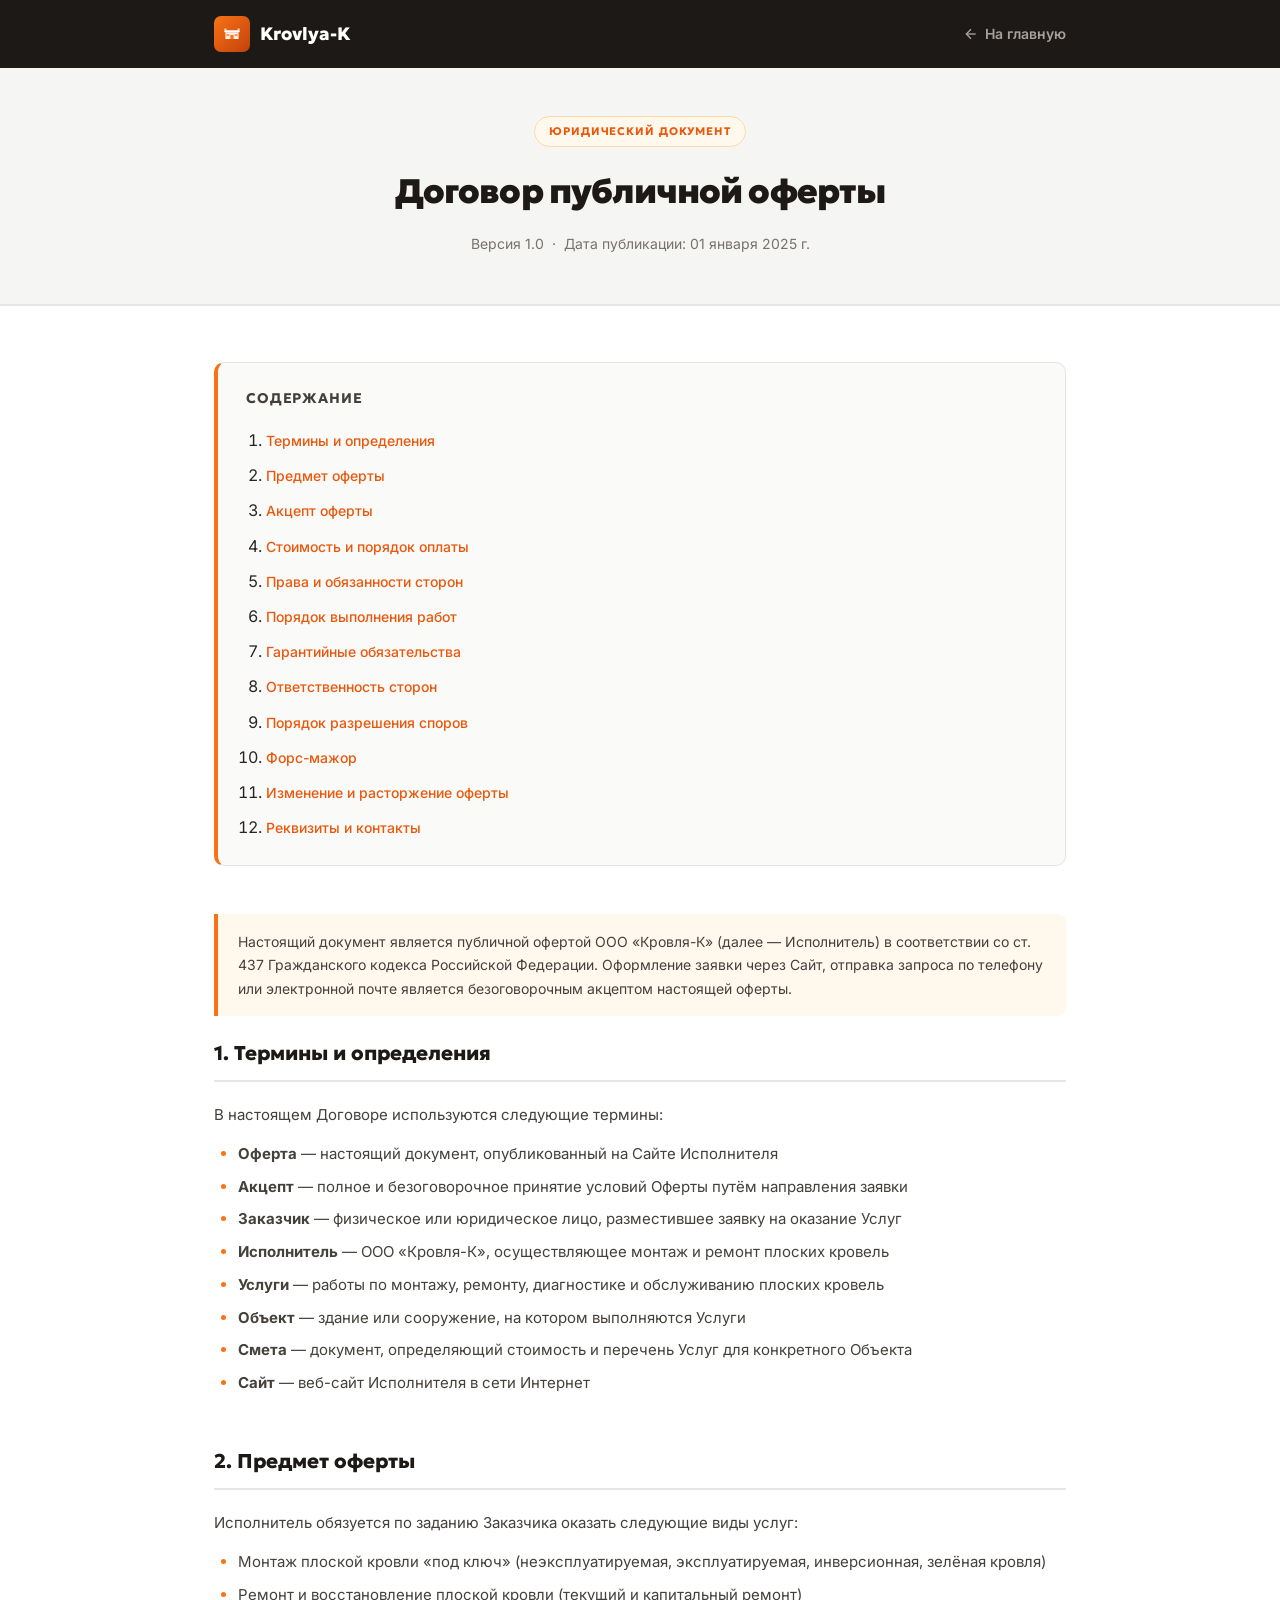
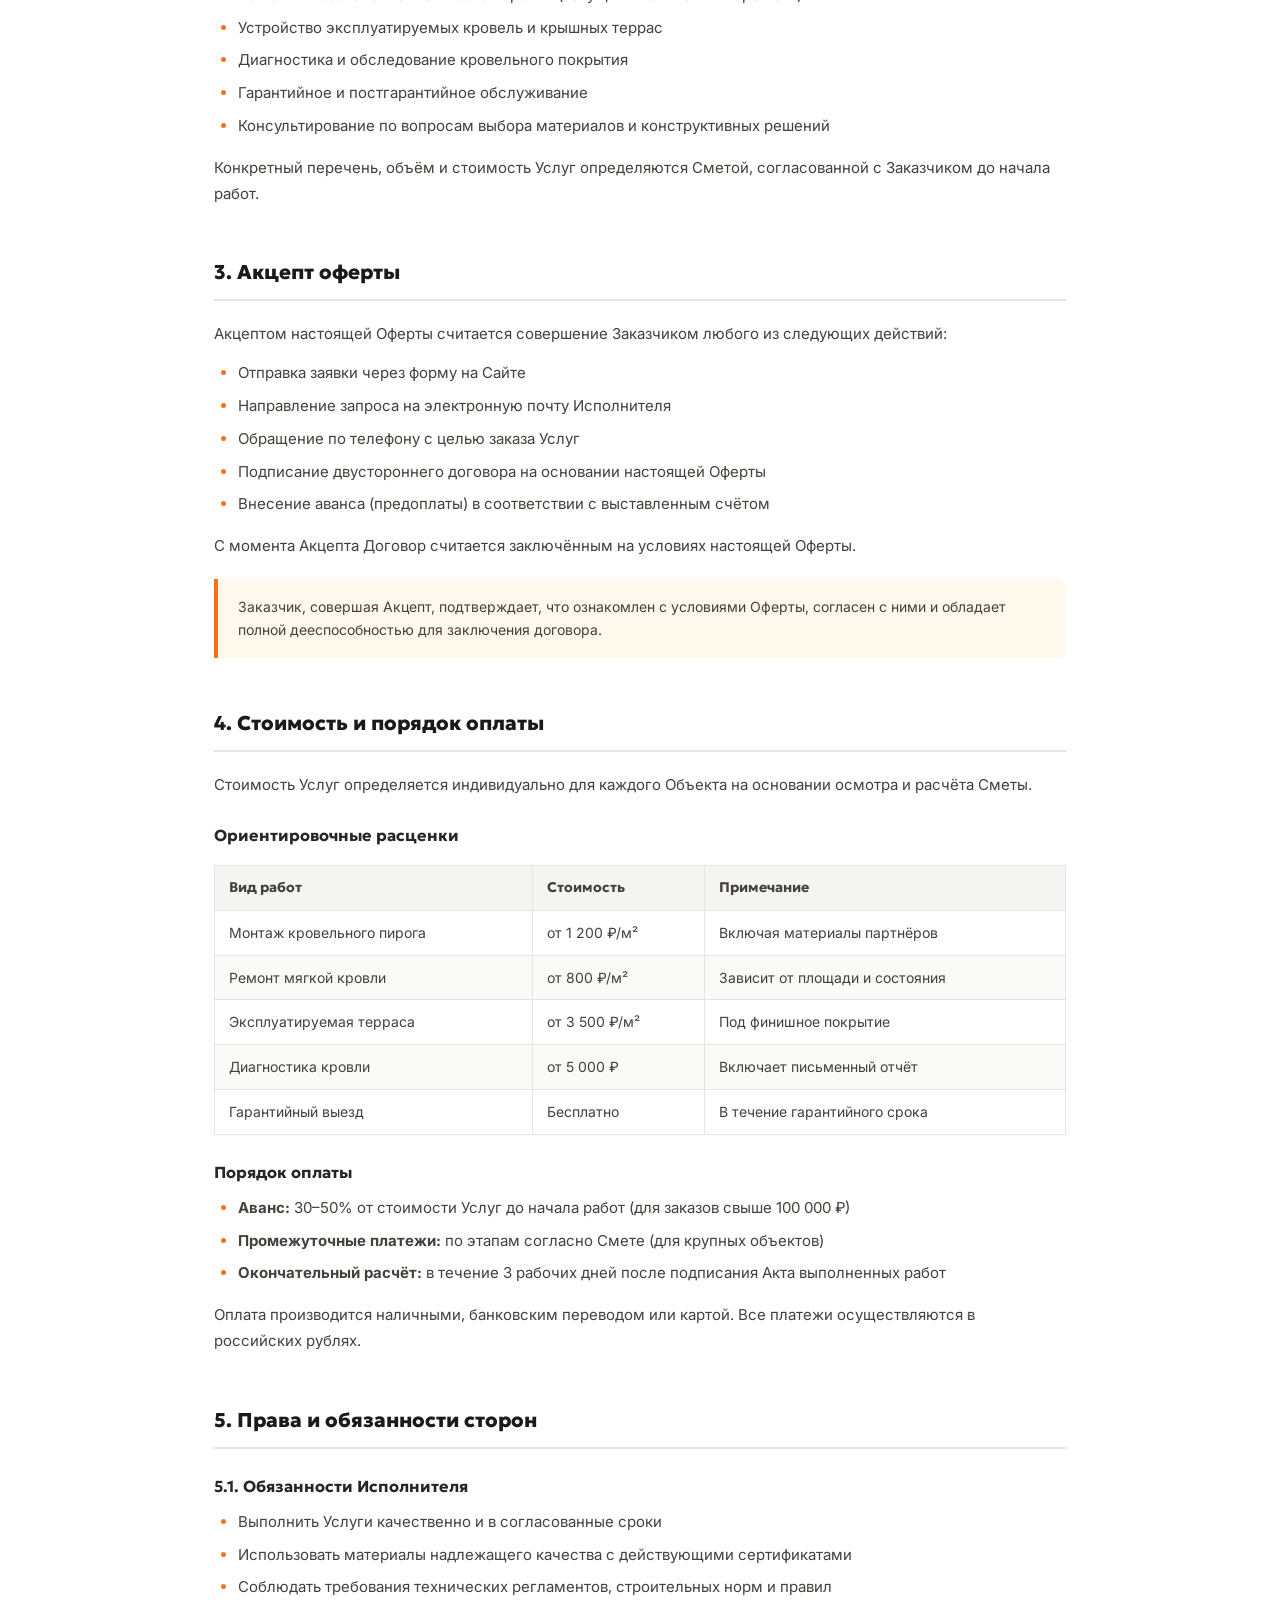
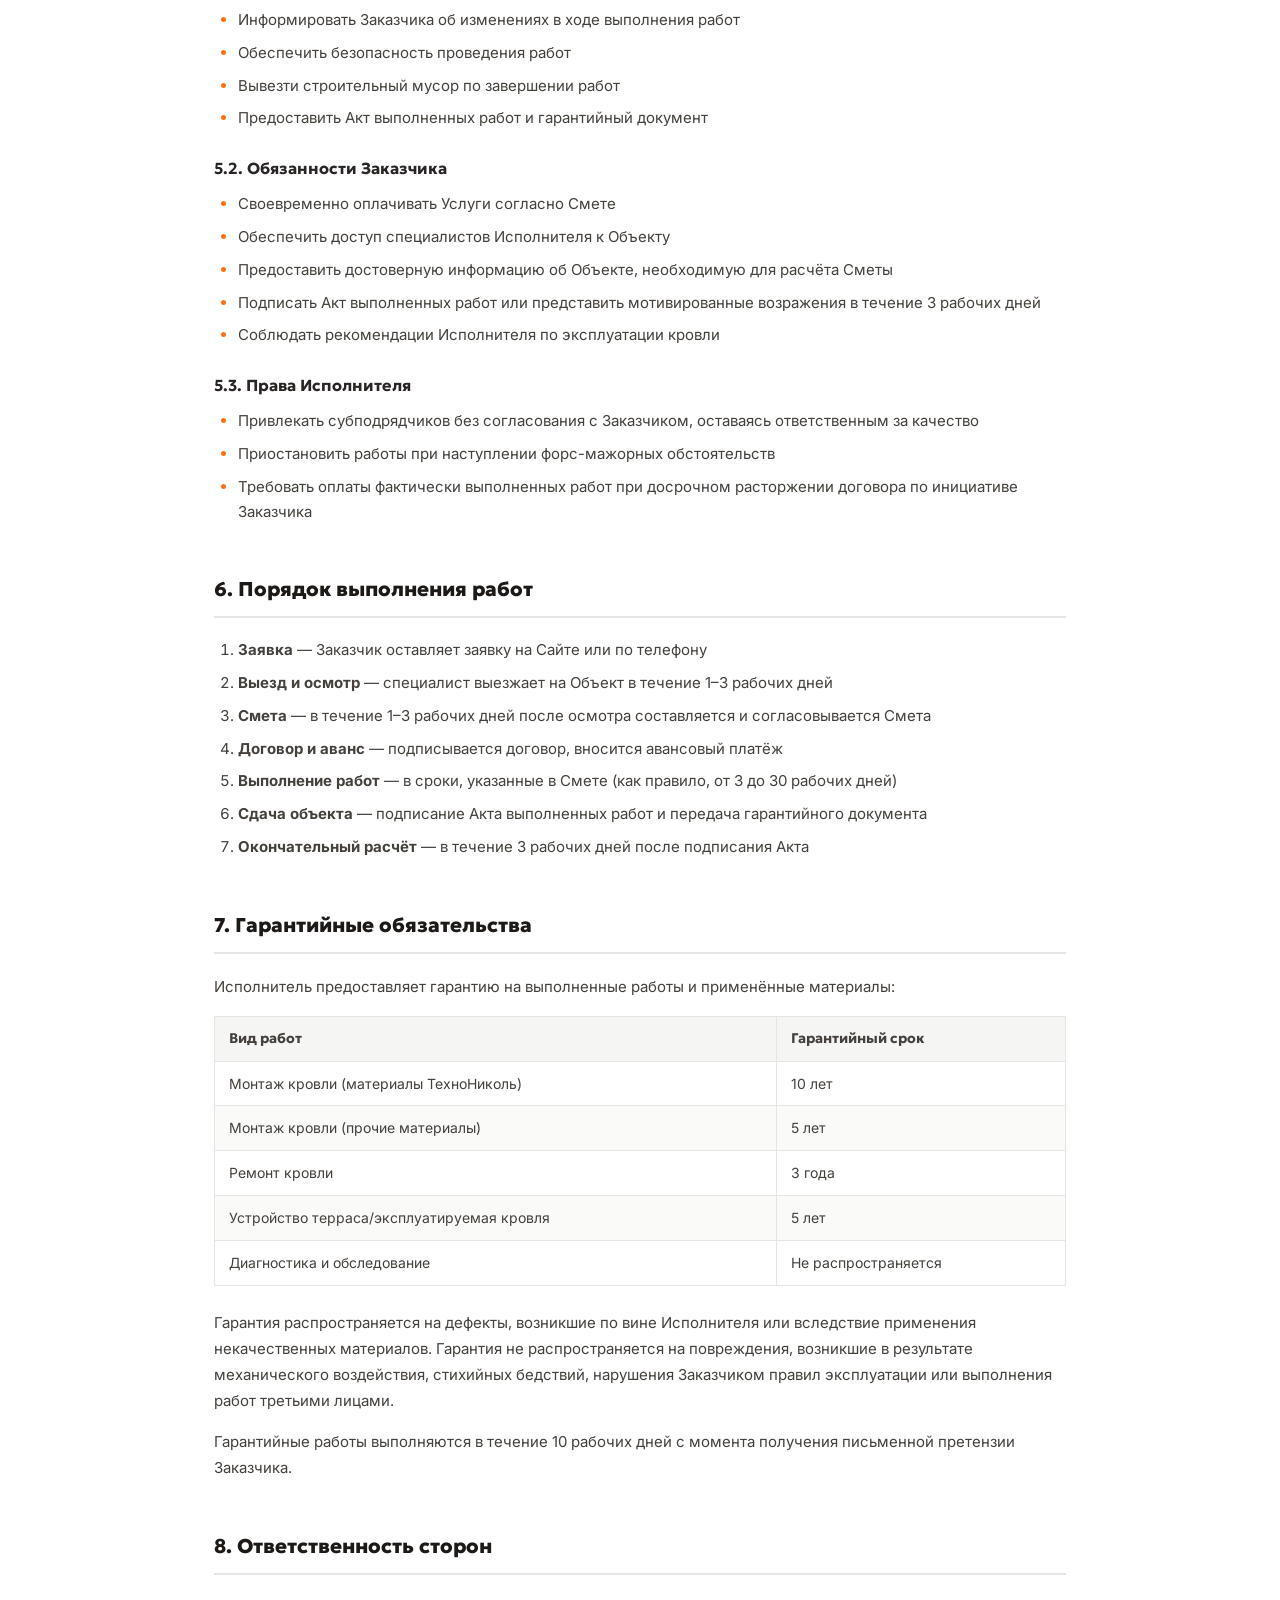
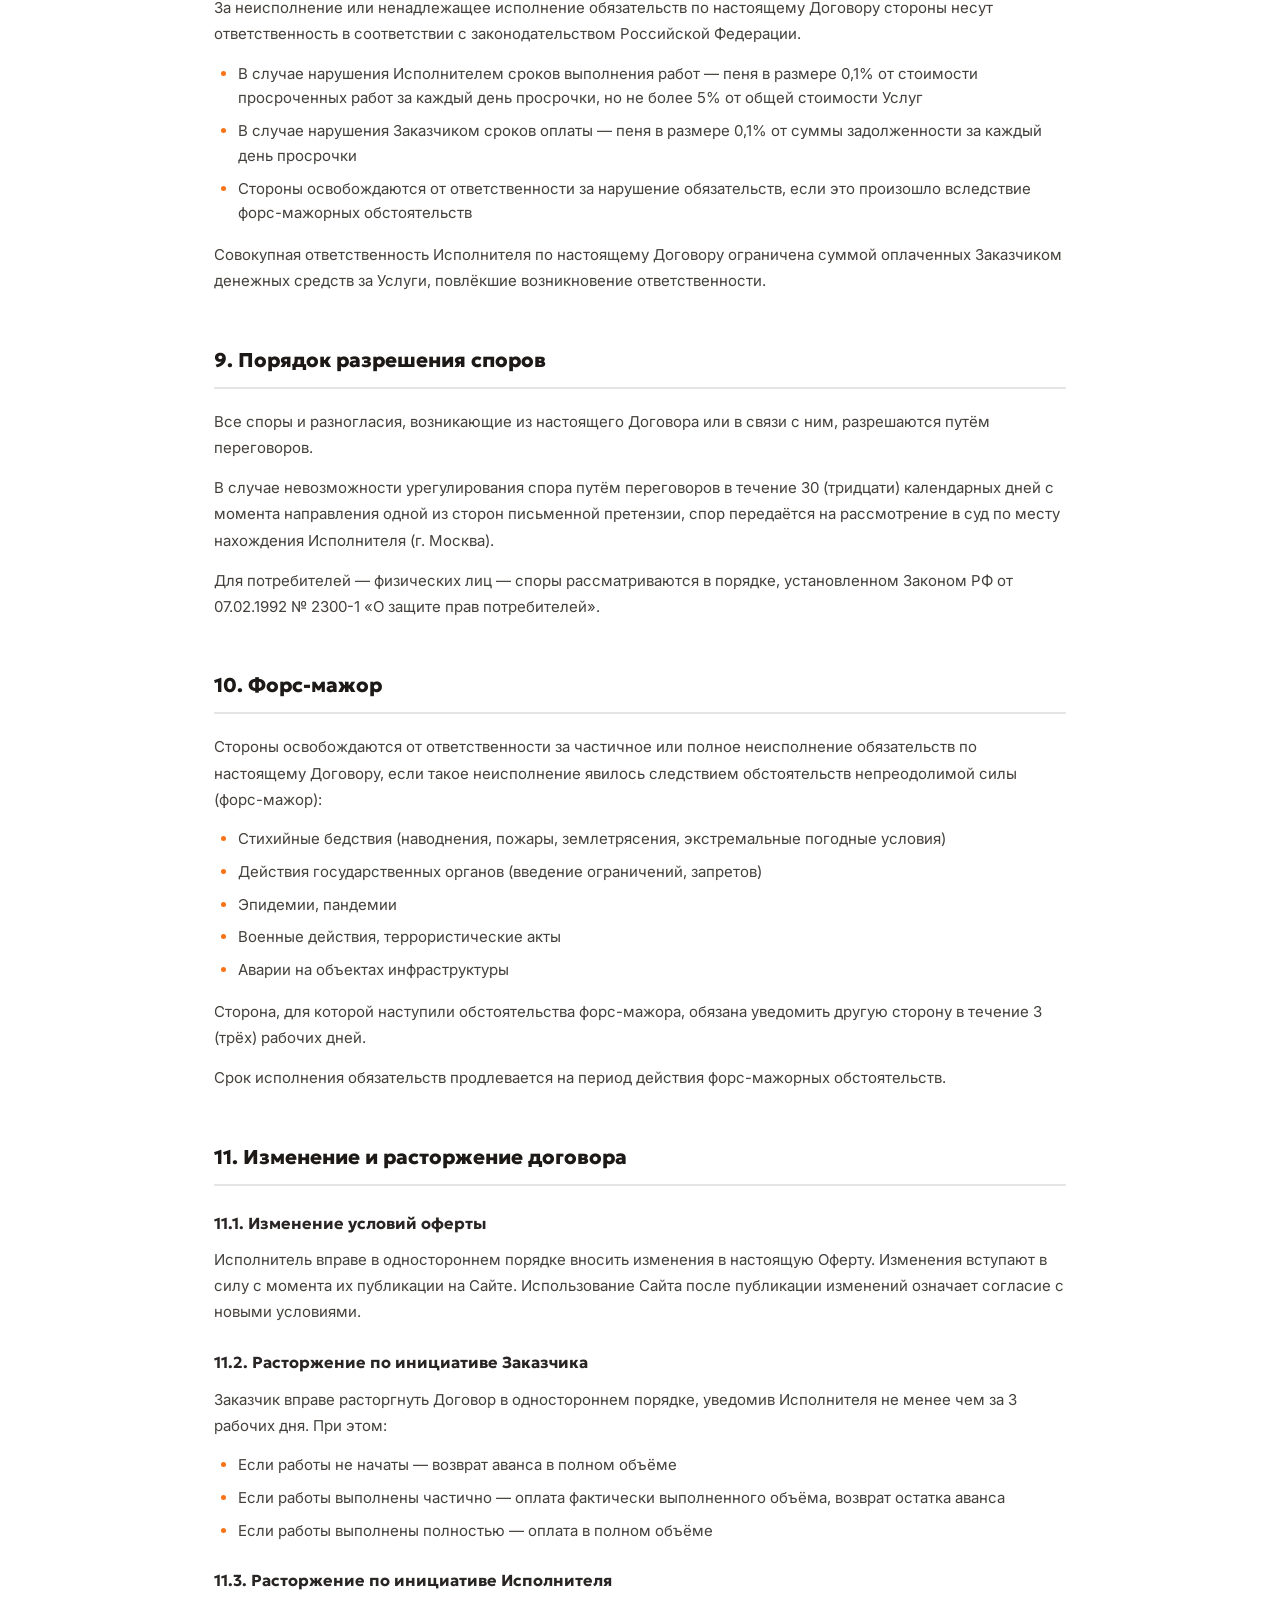
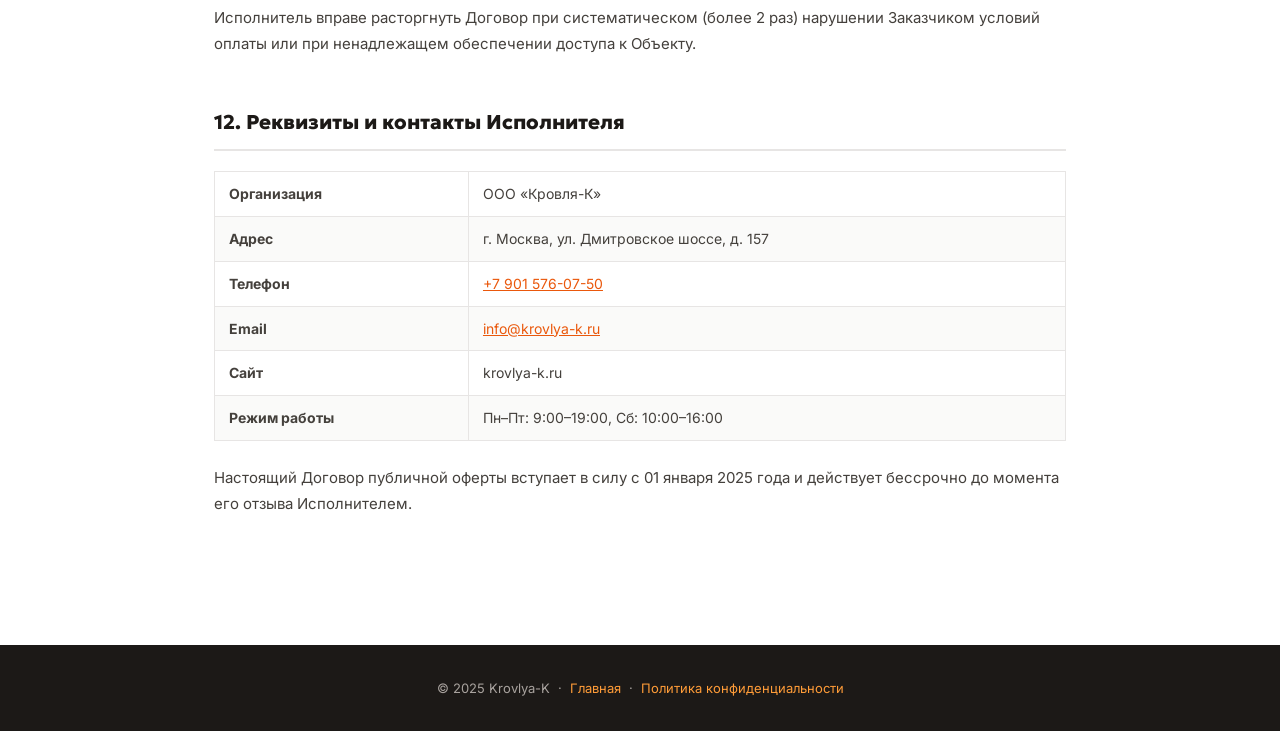
<file: offer.html>
<!DOCTYPE html>
<html lang="ru">
<head>
  <meta charset="UTF-8">
  <meta name="viewport" content="width=device-width, initial-scale=1.0">
  <title>Договор публичной оферты — Krovlya-K</title>
  <meta name="description" content="Договор публичной оферты компании Krovlya-K на оказание услуг по монтажу и ремонту плоских кровель.">
  <meta name="robots" content="noindex, follow">
  <link rel="preconnect" href="https://fonts.googleapis.com">
  <link rel="preconnect" href="https://fonts.gstatic.com" crossorigin>
  <link href="https://fonts.googleapis.com/css2?family=Geologica:wght@400;600;700;800&family=Inter:wght@400;500;600&display=swap" rel="stylesheet">
  <style>
    :root {
      --or-500: #f97316;
      --or-600: #ea580c;
      --or-400: #ff9c38;
      --or-300: #ffbc6a;
      --or-50:  #fff8ed;
      --or-200: #ffd9a5;
      --gray-900: #1c1917;
      --gray-800: #292524;
      --gray-700: #44403c;
      --gray-600: #57534e;
      --gray-500: #78716c;
      --gray-400: #a8a29e;
      --gray-200: #e7e5e4;
      --gray-100: #f5f5f4;
      --gray-50:  #fafaf9;
      --white:    #ffffff;
      --font-main: 'Geologica', system-ui, sans-serif;
      --font-body: 'Inter', system-ui, sans-serif;
    }
    *, *::before, *::after { box-sizing: border-box; margin: 0; padding: 0; }
    html { scroll-behavior: smooth; }
    body { font-family: var(--font-body); color: var(--gray-800); background: var(--white); line-height: 1.7; }
    a { color: var(--or-600); text-decoration: underline; }
    a:hover { color: var(--or-500); }

    /* HEADER */
    .doc-header {
      background: var(--gray-900);
      padding: 16px 0;
      position: sticky; top: 0; z-index: 100;
    }
    .doc-header-inner {
      max-width: 900px; margin: 0 auto; padding: 0 24px;
      display: flex; align-items: center; justify-content: space-between; gap: 16px;
    }
    .doc-logo { display: flex; align-items: center; gap: 10px; text-decoration: none; color: inherit; }
    .doc-logo-icon {
      width: 36px; height: 36px;
      background: linear-gradient(135deg, #f97316, #c2410c);
      border-radius: 7px;
      display: flex; align-items: center; justify-content: center;
    }
    .doc-logo-name { font-family: var(--font-main); font-size: 18px; font-weight: 800; color: var(--white); }
    .doc-back { font-size: 14px; font-weight: 600; color: var(--gray-400); text-decoration: none; display: flex; align-items: center; gap: 6px; transition: color 0.2s; }
    .doc-back:hover { color: var(--white); }

    /* HERO */
    .doc-hero { background: var(--gray-100); border-bottom: 2px solid var(--gray-200); padding: 48px 24px; text-align: center; }
    .doc-hero-tag { display: inline-block; background: var(--or-50); color: var(--or-600); border: 1px solid var(--or-200); font-family: var(--font-main); font-size: 11px; font-weight: 700; letter-spacing: .08em; text-transform: uppercase; padding: 5px 14px; border-radius: 100px; margin-bottom: 16px; }
    .doc-hero h1 { font-family: var(--font-main); font-size: clamp(22px, 4vw, 34px); font-weight: 900; color: var(--gray-900); letter-spacing: -0.025em; margin-bottom: 12px; }
    .doc-hero-meta { font-size: 14px; color: var(--gray-500); }

    /* CONTENT */
    .doc-content { max-width: 900px; margin: 0 auto; padding: 56px 24px 80px; }
    .doc-toc { background: var(--gray-50); border: 1.5px solid var(--gray-200); border-left: 4px solid var(--or-500); border-radius: 10px; padding: 24px 28px; margin-bottom: 48px; }
    .doc-toc h2 { font-family: var(--font-main); font-size: 14px; font-weight: 700; color: var(--gray-700); letter-spacing: .06em; text-transform: uppercase; margin-bottom: 16px; }
    .doc-toc ol { padding-left: 20px; display: flex; flex-direction: column; gap: 8px; }
    .doc-toc a { font-size: 14px; color: var(--or-600); font-weight: 500; text-decoration: none; }
    .doc-toc a:hover { text-decoration: underline; }

    .doc-section { margin-bottom: 48px; }
    .doc-section h2 { font-family: var(--font-main); font-size: 20px; font-weight: 800; color: var(--gray-900); border-bottom: 2px solid var(--gray-200); padding-bottom: 10px; margin-bottom: 20px; scroll-margin-top: 80px; }
    .doc-section h3 { font-family: var(--font-main); font-size: 16px; font-weight: 700; color: var(--gray-800); margin: 24px 0 10px; }
    .doc-section p { font-size: 15px; color: var(--gray-700); margin-bottom: 14px; line-height: 1.75; }
    .doc-section ul, .doc-section ol { padding-left: 24px; margin-bottom: 16px; }
    .doc-section li { font-size: 15px; color: var(--gray-700); margin-bottom: 8px; line-height: 1.65; }
    .doc-section ul li::marker { color: var(--or-500); }
    .doc-section table { width: 100%; border-collapse: collapse; margin: 16px 0 24px; font-size: 14px; }
    .doc-section th { background: var(--gray-100); font-family: var(--font-main); font-weight: 700; color: var(--gray-700); padding: 10px 14px; text-align: left; border: 1px solid var(--gray-200); }
    .doc-section td { padding: 10px 14px; border: 1px solid var(--gray-200); color: var(--gray-700); vertical-align: top; }
    .doc-section tr:nth-child(even) td { background: var(--gray-50); }
    .doc-highlight { background: var(--or-50); border-left: 4px solid var(--or-500); border-radius: 0 8px 8px 0; padding: 16px 20px; margin: 20px 0; font-size: 14px; color: var(--gray-700); line-height: 1.65; }

    /* FOOTER */
    .doc-footer { background: var(--gray-900); color: var(--gray-400); text-align: center; padding: 32px 24px; font-size: 13px; }
    .doc-footer a { color: var(--or-400); text-decoration: none; }
    .doc-footer a:hover { color: var(--or-300); }

    @media (max-width: 600px) {
      .doc-hero { padding: 32px 16px; }
      .doc-content { padding: 32px 16px 60px; }
      .doc-toc { padding: 16px 18px; }
      .doc-section h2 { font-size: 18px; }
      .doc-section table { font-size: 13px; }
      .doc-section th, .doc-section td { padding: 8px 10px; }
    }
  </style>
</head>
<body>

  <header class="doc-header">
    <div class="doc-header-inner">
      <a href="index.html" class="doc-logo">
        <div class="doc-logo-icon">
          <svg width="22" height="22" viewBox="0 0 40 40" fill="none">
            <rect x="6" y="13" width="28" height="4" rx="1" fill="white"/>
            <rect x="6" y="10" width="4" height="3" rx="0.5" fill="white" opacity="0.7"/>
            <rect x="30" y="10" width="4" height="3" rx="0.5" fill="white" opacity="0.7"/>
            <rect x="8" y="17" width="24" height="12" rx="1" fill="white" opacity="0.9"/>
            <rect x="17" y="22" width="6" height="7" rx="1" fill="#f97316"/>
            <rect x="10" y="20" width="5" height="4" rx="0.5" fill="#f97316" opacity="0.7"/>
            <rect x="25" y="20" width="5" height="4" rx="0.5" fill="#f97316" opacity="0.7"/>
          </svg>
        </div>
        <span class="doc-logo-name">Krovlya-K</span>
      </a>
      <a href="index.html" class="doc-back">
        <svg width="16" height="16" viewBox="0 0 24 24" fill="none" stroke="currentColor" stroke-width="2"><path d="M19 12H5"/><polyline points="12 19 5 12 12 5"/></svg>
        На главную
      </a>
    </div>
  </header>

  <div class="doc-hero">
    <div class="doc-hero-tag">Юридический документ</div>
    <h1>Договор публичной оферты</h1>
    <p class="doc-hero-meta">Версия 1.0 &nbsp;·&nbsp; Дата публикации: 01 января 2025 г.</p>
  </div>

  <div class="doc-content">

    <div class="doc-toc">
      <h2>Содержание</h2>
      <ol>
        <li><a href="#o1">Термины и определения</a></li>
        <li><a href="#o2">Предмет оферты</a></li>
        <li><a href="#o3">Акцепт оферты</a></li>
        <li><a href="#o4">Стоимость и порядок оплаты</a></li>
        <li><a href="#o5">Права и обязанности сторон</a></li>
        <li><a href="#o6">Порядок выполнения работ</a></li>
        <li><a href="#o7">Гарантийные обязательства</a></li>
        <li><a href="#o8">Ответственность сторон</a></li>
        <li><a href="#o9">Порядок разрешения споров</a></li>
        <li><a href="#o10">Форс-мажор</a></li>
        <li><a href="#o11">Изменение и расторжение оферты</a></li>
        <li><a href="#o12">Реквизиты и контакты</a></li>
      </ol>
    </div>

    <div class="doc-highlight">
      Настоящий документ является публичной офертой ООО «Кровля-К» (далее — Исполнитель) в соответствии со ст. 437 Гражданского кодекса Российской Федерации. Оформление заявки через Сайт, отправка запроса по телефону или электронной почте является безоговорочным акцептом настоящей оферты.
    </div>

    <div class="doc-section" id="o1">
      <h2>1. Термины и определения</h2>
      <p>В настоящем Договоре используются следующие термины:</p>
      <ul>
        <li><strong>Оферта</strong> — настоящий документ, опубликованный на Сайте Исполнителя</li>
        <li><strong>Акцепт</strong> — полное и безоговорочное принятие условий Оферты путём направления заявки</li>
        <li><strong>Заказчик</strong> — физическое или юридическое лицо, разместившее заявку на оказание Услуг</li>
        <li><strong>Исполнитель</strong> — ООО «Кровля-К», осуществляющее монтаж и ремонт плоских кровель</li>
        <li><strong>Услуги</strong> — работы по монтажу, ремонту, диагностике и обслуживанию плоских кровель</li>
        <li><strong>Объект</strong> — здание или сооружение, на котором выполняются Услуги</li>
        <li><strong>Смета</strong> — документ, определяющий стоимость и перечень Услуг для конкретного Объекта</li>
        <li><strong>Сайт</strong> — веб-сайт Исполнителя в сети Интернет</li>
      </ul>
    </div>

    <div class="doc-section" id="o2">
      <h2>2. Предмет оферты</h2>
      <p>Исполнитель обязуется по заданию Заказчика оказать следующие виды услуг:</p>
      <ul>
        <li>Монтаж плоской кровли «под ключ» (неэксплуатируемая, эксплуатируемая, инверсионная, зелёная кровля)</li>
        <li>Ремонт и восстановление плоской кровли (текущий и капитальный ремонт)</li>
        <li>Устройство эксплуатируемых кровель и крышных террас</li>
        <li>Диагностика и обследование кровельного покрытия</li>
        <li>Гарантийное и постгарантийное обслуживание</li>
        <li>Консультирование по вопросам выбора материалов и конструктивных решений</li>
      </ul>
      <p>Конкретный перечень, объём и стоимость Услуг определяются Сметой, согласованной с Заказчиком до начала работ.</p>
    </div>

    <div class="doc-section" id="o3">
      <h2>3. Акцепт оферты</h2>
      <p>Акцептом настоящей Оферты считается совершение Заказчиком любого из следующих действий:</p>
      <ul>
        <li>Отправка заявки через форму на Сайте</li>
        <li>Направление запроса на электронную почту Исполнителя</li>
        <li>Обращение по телефону с целью заказа Услуг</li>
        <li>Подписание двустороннего договора на основании настоящей Оферты</li>
        <li>Внесение аванса (предоплаты) в соответствии с выставленным счётом</li>
      </ul>
      <p>С момента Акцепта Договор считается заключённым на условиях настоящей Оферты.</p>
      <div class="doc-highlight">
        Заказчик, совершая Акцепт, подтверждает, что ознакомлен с условиями Оферты, согласен с ними и обладает полной дееспособностью для заключения договора.
      </div>
    </div>

    <div class="doc-section" id="o4">
      <h2>4. Стоимость и порядок оплаты</h2>
      <p>Стоимость Услуг определяется индивидуально для каждого Объекта на основании осмотра и расчёта Сметы.</p>
      <h3>Ориентировочные расценки</h3>
      <table>
        <thead>
          <tr>
            <th>Вид работ</th>
            <th>Стоимость</th>
            <th>Примечание</th>
          </tr>
        </thead>
        <tbody>
          <tr>
            <td>Монтаж кровельного пирога</td>
            <td>от 1 200 ₽/м²</td>
            <td>Включая материалы партнёров</td>
          </tr>
          <tr>
            <td>Ремонт мягкой кровли</td>
            <td>от 800 ₽/м²</td>
            <td>Зависит от площади и состояния</td>
          </tr>
          <tr>
            <td>Эксплуатируемая терраса</td>
            <td>от 3 500 ₽/м²</td>
            <td>Под финишное покрытие</td>
          </tr>
          <tr>
            <td>Диагностика кровли</td>
            <td>от 5 000 ₽</td>
            <td>Включает письменный отчёт</td>
          </tr>
          <tr>
            <td>Гарантийный выезд</td>
            <td>Бесплатно</td>
            <td>В течение гарантийного срока</td>
          </tr>
        </tbody>
      </table>
      <h3>Порядок оплаты</h3>
      <ul>
        <li><strong>Аванс:</strong> 30–50% от стоимости Услуг до начала работ (для заказов свыше 100 000 ₽)</li>
        <li><strong>Промежуточные платежи:</strong> по этапам согласно Смете (для крупных объектов)</li>
        <li><strong>Окончательный расчёт:</strong> в течение 3 рабочих дней после подписания Акта выполненных работ</li>
      </ul>
      <p>Оплата производится наличными, банковским переводом или картой. Все платежи осуществляются в российских рублях.</p>
    </div>

    <div class="doc-section" id="o5">
      <h2>5. Права и обязанности сторон</h2>
      <h3>5.1. Обязанности Исполнителя</h3>
      <ul>
        <li>Выполнить Услуги качественно и в согласованные сроки</li>
        <li>Использовать материалы надлежащего качества с действующими сертификатами</li>
        <li>Соблюдать требования технических регламентов, строительных норм и правил</li>
        <li>Информировать Заказчика об изменениях в ходе выполнения работ</li>
        <li>Обеспечить безопасность проведения работ</li>
        <li>Вывезти строительный мусор по завершении работ</li>
        <li>Предоставить Акт выполненных работ и гарантийный документ</li>
      </ul>
      <h3>5.2. Обязанности Заказчика</h3>
      <ul>
        <li>Своевременно оплачивать Услуги согласно Смете</li>
        <li>Обеспечить доступ специалистов Исполнителя к Объекту</li>
        <li>Предоставить достоверную информацию об Объекте, необходимую для расчёта Сметы</li>
        <li>Подписать Акт выполненных работ или представить мотивированные возражения в течение 3 рабочих дней</li>
        <li>Соблюдать рекомендации Исполнителя по эксплуатации кровли</li>
      </ul>
      <h3>5.3. Права Исполнителя</h3>
      <ul>
        <li>Привлекать субподрядчиков без согласования с Заказчиком, оставаясь ответственным за качество</li>
        <li>Приостановить работы при наступлении форс-мажорных обстоятельств</li>
        <li>Требовать оплаты фактически выполненных работ при досрочном расторжении договора по инициативе Заказчика</li>
      </ul>
    </div>

    <div class="doc-section" id="o6">
      <h2>6. Порядок выполнения работ</h2>
      <ol>
        <li><strong>Заявка</strong> — Заказчик оставляет заявку на Сайте или по телефону</li>
        <li><strong>Выезд и осмотр</strong> — специалист выезжает на Объект в течение 1–3 рабочих дней</li>
        <li><strong>Смета</strong> — в течение 1–3 рабочих дней после осмотра составляется и согласовывается Смета</li>
        <li><strong>Договор и аванс</strong> — подписывается договор, вносится авансовый платёж</li>
        <li><strong>Выполнение работ</strong> — в сроки, указанные в Смете (как правило, от 3 до 30 рабочих дней)</li>
        <li><strong>Сдача объекта</strong> — подписание Акта выполненных работ и передача гарантийного документа</li>
        <li><strong>Окончательный расчёт</strong> — в течение 3 рабочих дней после подписания Акта</li>
      </ol>
    </div>

    <div class="doc-section" id="o7">
      <h2>7. Гарантийные обязательства</h2>
      <p>Исполнитель предоставляет гарантию на выполненные работы и применённые материалы:</p>
      <table>
        <thead>
          <tr><th>Вид работ</th><th>Гарантийный срок</th></tr>
        </thead>
        <tbody>
          <tr><td>Монтаж кровли (материалы ТехноНиколь)</td><td>10 лет</td></tr>
          <tr><td>Монтаж кровли (прочие материалы)</td><td>5 лет</td></tr>
          <tr><td>Ремонт кровли</td><td>3 года</td></tr>
          <tr><td>Устройство терраса/эксплуатируемая кровля</td><td>5 лет</td></tr>
          <tr><td>Диагностика и обследование</td><td>Не распространяется</td></tr>
        </tbody>
      </table>
      <p>Гарантия распространяется на дефекты, возникшие по вине Исполнителя или вследствие применения некачественных материалов. Гарантия не распространяется на повреждения, возникшие в результате механического воздействия, стихийных бедствий, нарушения Заказчиком правил эксплуатации или выполнения работ третьими лицами.</p>
      <p>Гарантийные работы выполняются в течение 10 рабочих дней с момента получения письменной претензии Заказчика.</p>
    </div>

    <div class="doc-section" id="o8">
      <h2>8. Ответственность сторон</h2>
      <p>За неисполнение или ненадлежащее исполнение обязательств по настоящему Договору стороны несут ответственность в соответствии с законодательством Российской Федерации.</p>
      <ul>
        <li>В случае нарушения Исполнителем сроков выполнения работ — пеня в размере 0,1% от стоимости просроченных работ за каждый день просрочки, но не более 5% от общей стоимости Услуг</li>
        <li>В случае нарушения Заказчиком сроков оплаты — пеня в размере 0,1% от суммы задолженности за каждый день просрочки</li>
        <li>Стороны освобождаются от ответственности за нарушение обязательств, если это произошло вследствие форс-мажорных обстоятельств</li>
      </ul>
      <p>Совокупная ответственность Исполнителя по настоящему Договору ограничена суммой оплаченных Заказчиком денежных средств за Услуги, повлёкшие возникновение ответственности.</p>
    </div>

    <div class="doc-section" id="o9">
      <h2>9. Порядок разрешения споров</h2>
      <p>Все споры и разногласия, возникающие из настоящего Договора или в связи с ним, разрешаются путём переговоров.</p>
      <p>В случае невозможности урегулирования спора путём переговоров в течение 30 (тридцати) календарных дней с момента направления одной из сторон письменной претензии, спор передаётся на рассмотрение в суд по месту нахождения Исполнителя (г. Москва).</p>
      <p>Для потребителей — физических лиц — споры рассматриваются в порядке, установленном Законом РФ от 07.02.1992 № 2300-1 «О защите прав потребителей».</p>
    </div>

    <div class="doc-section" id="o10">
      <h2>10. Форс-мажор</h2>
      <p>Стороны освобождаются от ответственности за частичное или полное неисполнение обязательств по настоящему Договору, если такое неисполнение явилось следствием обстоятельств непреодолимой силы (форс-мажор):</p>
      <ul>
        <li>Стихийные бедствия (наводнения, пожары, землетрясения, экстремальные погодные условия)</li>
        <li>Действия государственных органов (введение ограничений, запретов)</li>
        <li>Эпидемии, пандемии</li>
        <li>Военные действия, террористические акты</li>
        <li>Аварии на объектах инфраструктуры</li>
      </ul>
      <p>Сторона, для которой наступили обстоятельства форс-мажора, обязана уведомить другую сторону в течение 3 (трёх) рабочих дней.</p>
      <p>Срок исполнения обязательств продлевается на период действия форс-мажорных обстоятельств.</p>
    </div>

    <div class="doc-section" id="o11">
      <h2>11. Изменение и расторжение договора</h2>
      <h3>11.1. Изменение условий оферты</h3>
      <p>Исполнитель вправе в одностороннем порядке вносить изменения в настоящую Оферту. Изменения вступают в силу с момента их публикации на Сайте. Использование Сайта после публикации изменений означает согласие с новыми условиями.</p>
      <h3>11.2. Расторжение по инициативе Заказчика</h3>
      <p>Заказчик вправе расторгнуть Договор в одностороннем порядке, уведомив Исполнителя не менее чем за 3 рабочих дня. При этом:</p>
      <ul>
        <li>Если работы не начаты — возврат аванса в полном объёме</li>
        <li>Если работы выполнены частично — оплата фактически выполненного объёма, возврат остатка аванса</li>
        <li>Если работы выполнены полностью — оплата в полном объёме</li>
      </ul>
      <h3>11.3. Расторжение по инициативе Исполнителя</h3>
      <p>Исполнитель вправе расторгнуть Договор при систематическом (более 2 раз) нарушении Заказчиком условий оплаты или при ненадлежащем обеспечении доступа к Объекту.</p>
    </div>

    <div class="doc-section" id="o12">
      <h2>12. Реквизиты и контакты Исполнителя</h2>
      <table>
        <tbody>
          <tr><td><strong>Организация</strong></td><td>ООО «Кровля-К»</td></tr>
          <tr><td><strong>Адрес</strong></td><td>г. Москва, ул. Дмитровское шоссе, д. 157</td></tr>
          <tr><td><strong>Телефон</strong></td><td><a href="tel:+79015760750">+7 901 576-07-50</a></td></tr>
          <tr><td><strong>Email</strong></td><td><a href="mailto:info@krovlya-k.ru">info@krovlya-k.ru</a></td></tr>
          <tr><td><strong>Сайт</strong></td><td>krovlya-k.ru</td></tr>
          <tr><td><strong>Режим работы</strong></td><td>Пн–Пт: 9:00–19:00, Сб: 10:00–16:00</td></tr>
        </tbody>
      </table>
      <p>Настоящий Договор публичной оферты вступает в силу с 01 января 2025 года и действует бессрочно до момента его отзыва Исполнителем.</p>
    </div>

  </div>

  <footer class="doc-footer">
    <p>© 2025 Krovlya-K &nbsp;·&nbsp; <a href="index.html">Главная</a> &nbsp;·&nbsp; <a href="privacy.html">Политика конфиденциальности</a></p>
  </footer>

</body>
</html>
</file>
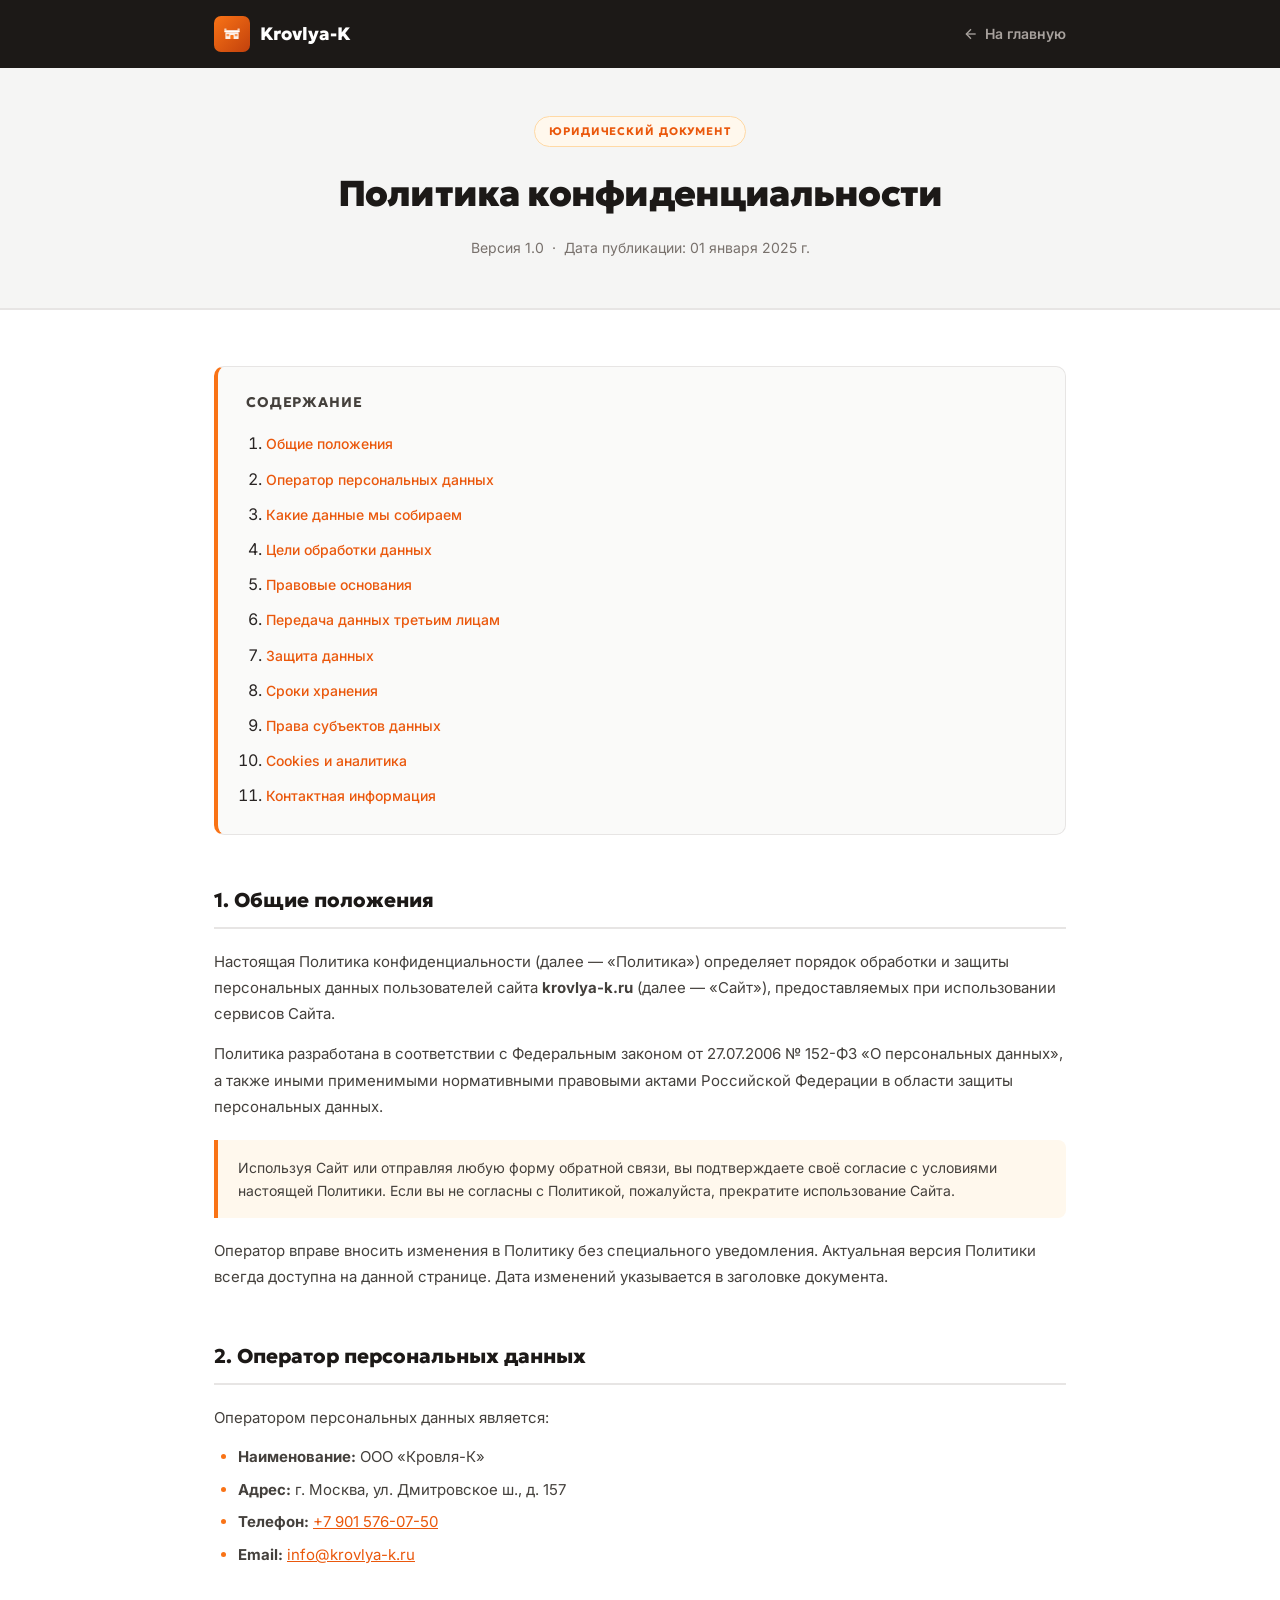
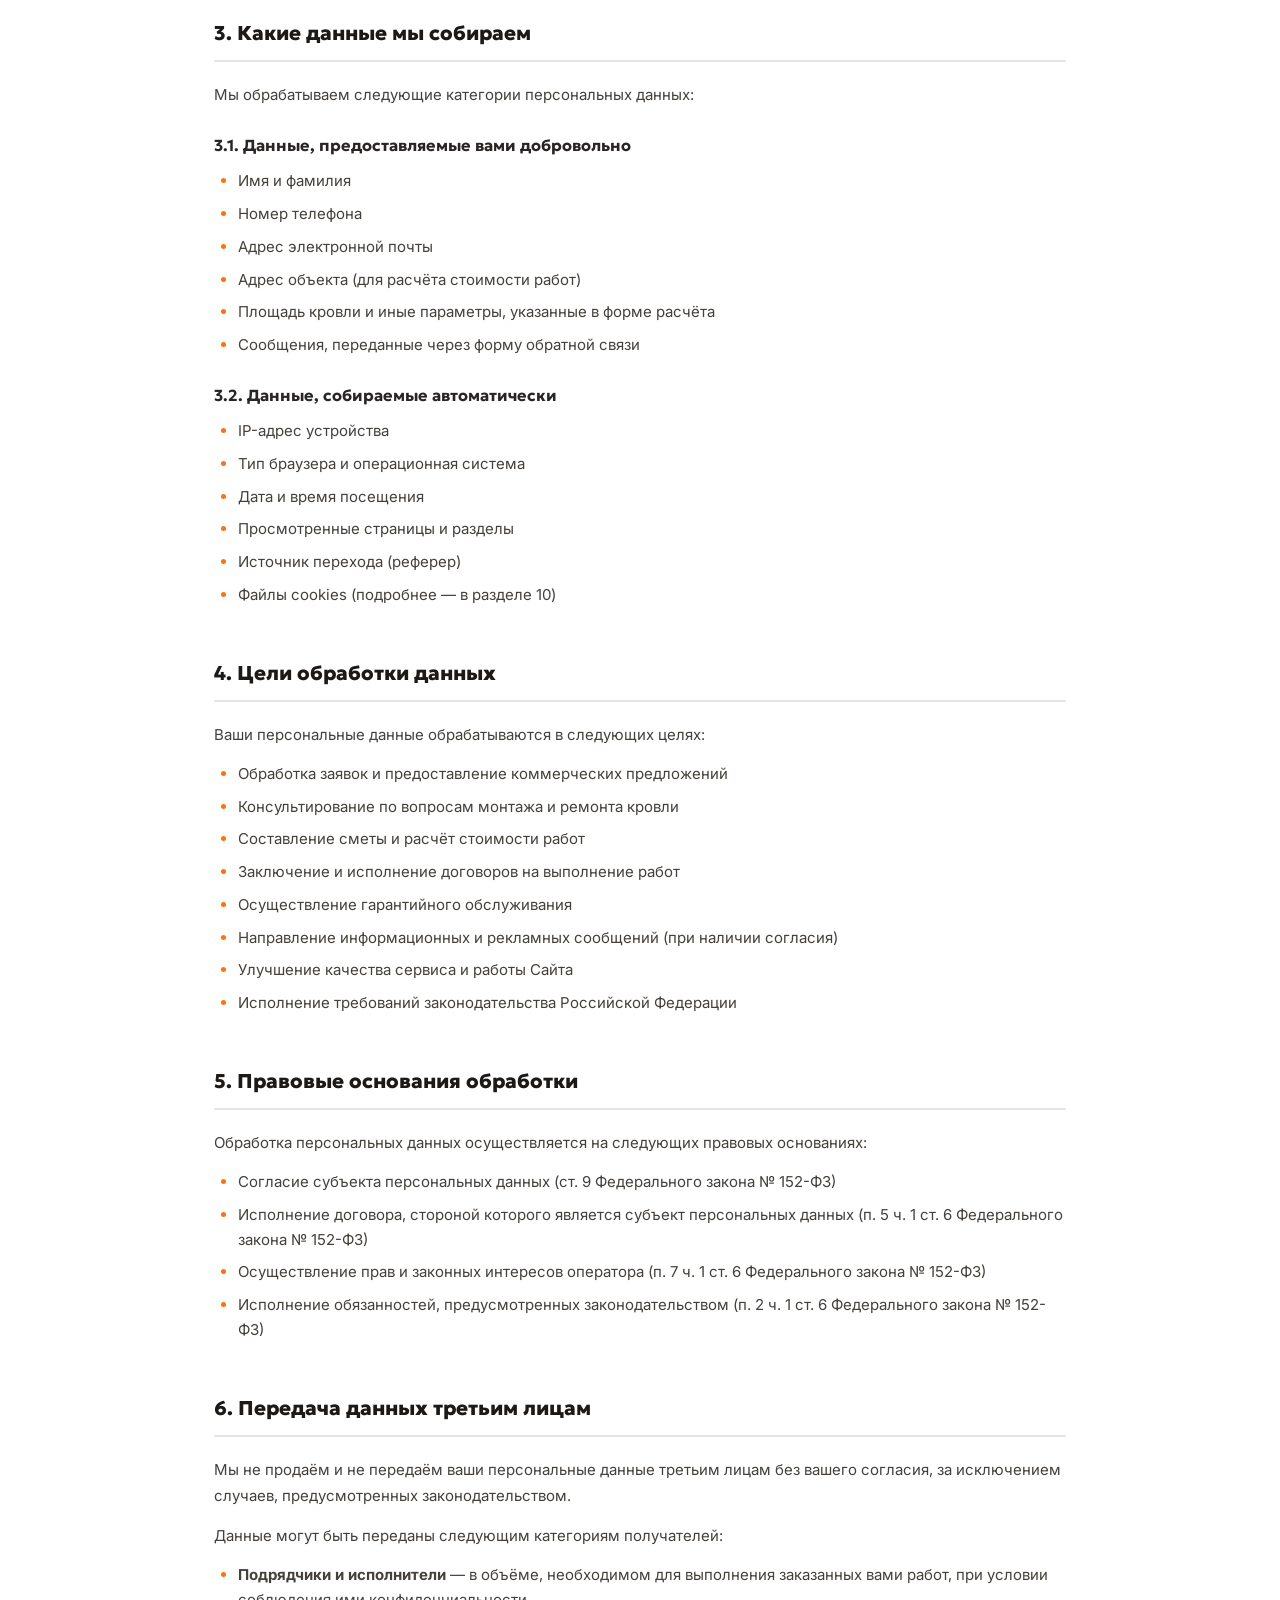
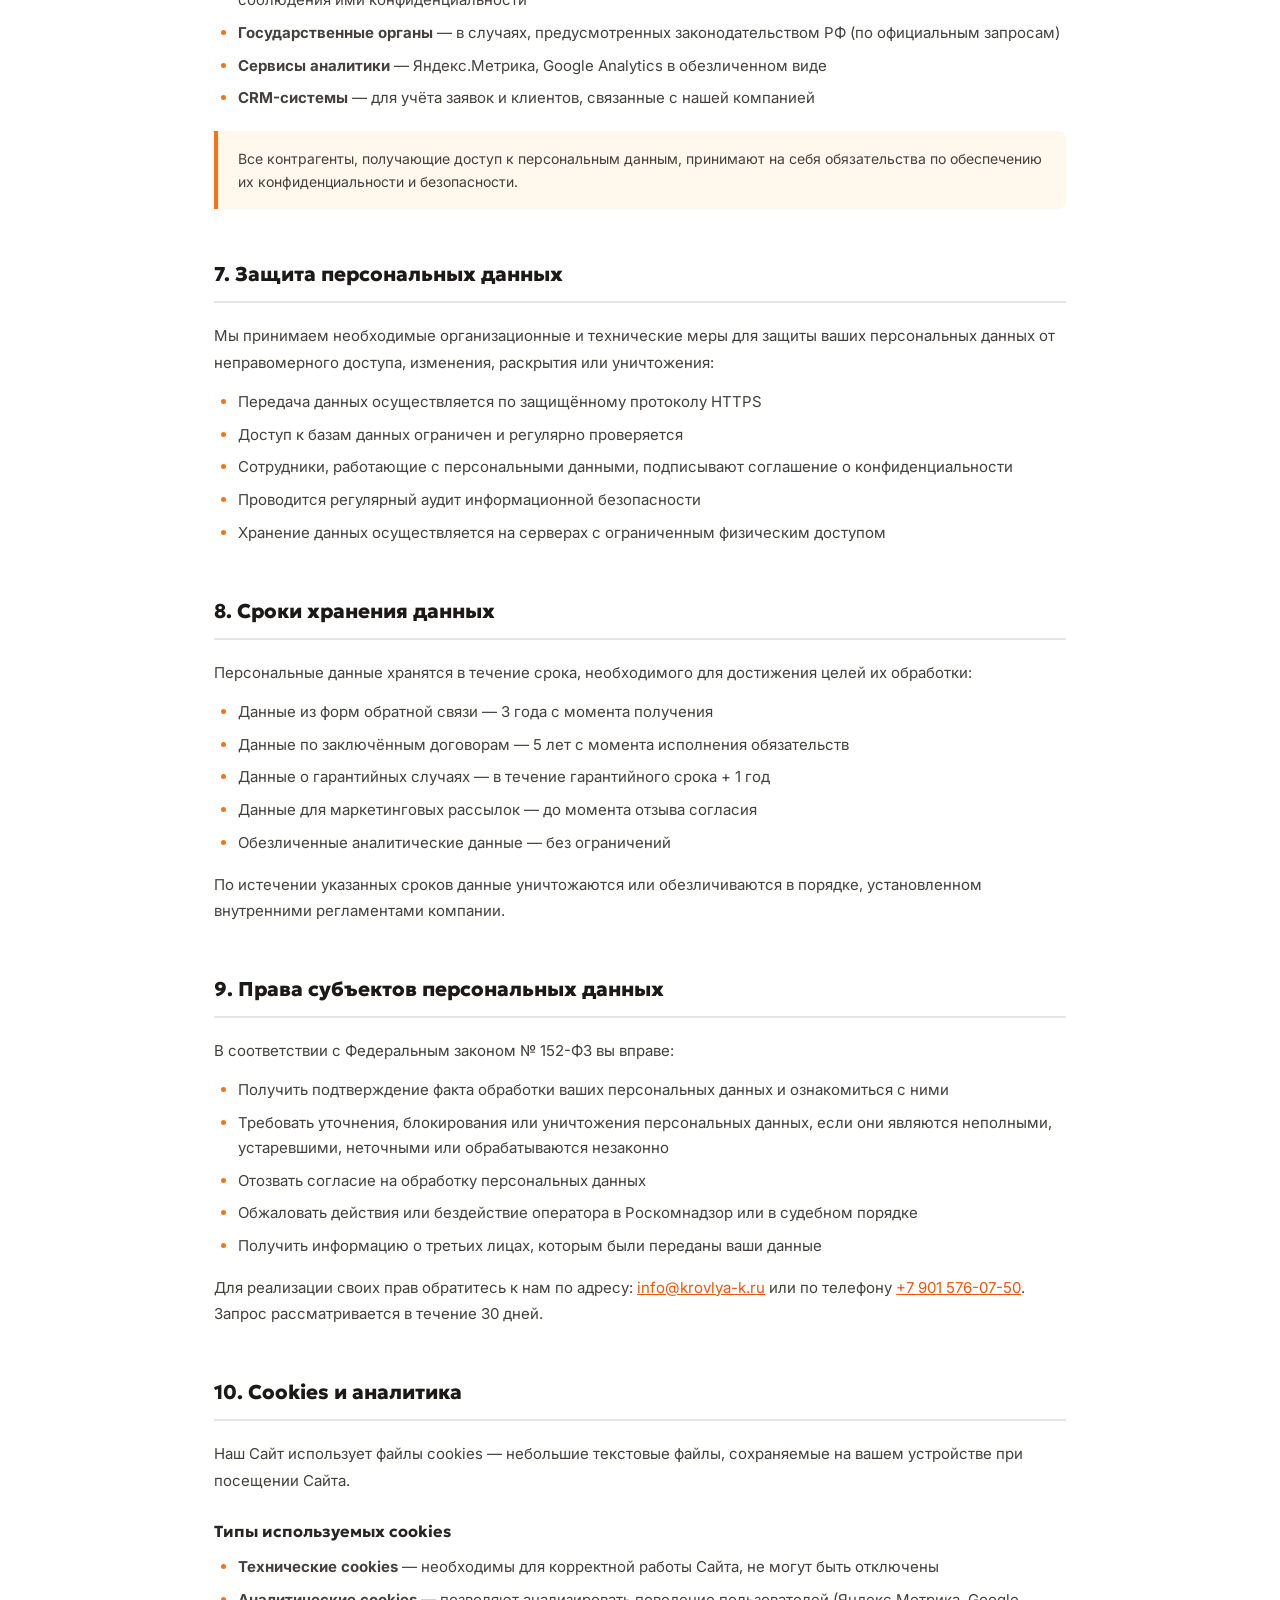
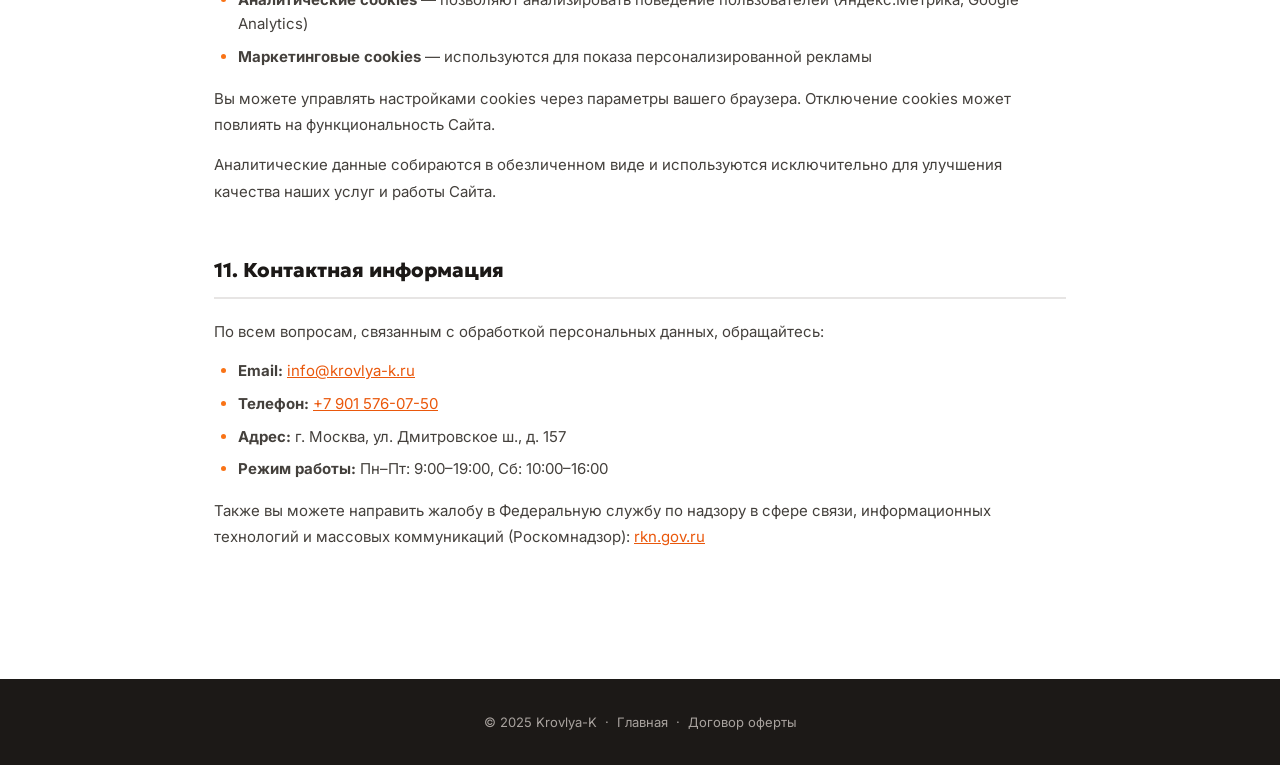
<file: privacy.html>
<!DOCTYPE html>
<html lang="ru">
<head>
  <meta charset="UTF-8">
  <meta name="viewport" content="width=device-width, initial-scale=1.0">
  <title>Политика конфиденциальности — Krovlya-K</title>
  <meta name="description" content="Политика конфиденциальности компании Krovlya-K. Условия обработки персональных данных.">
  <meta name="robots" content="noindex, follow">
  <link rel="preconnect" href="https://fonts.googleapis.com">
  <link rel="preconnect" href="https://fonts.gstatic.com" crossorigin>
  <link href="https://fonts.googleapis.com/css2?family=Geologica:wght@400;600;700;800&family=Inter:wght@400;500;600&display=swap" rel="stylesheet">
  <style>
    :root {
      --or-500: #f97316;
      --or-600: #ea580c;
      --or-50:  #fff8ed;
      --or-200: #ffd9a5;
      --gray-900: #1c1917;
      --gray-800: #292524;
      --gray-700: #44403c;
      --gray-600: #57534e;
      --gray-500: #78716c;
      --gray-400: #a8a29e;
      --gray-200: #e7e5e4;
      --gray-100: #f5f5f4;
      --gray-50:  #fafaf9;
      --white:    #ffffff;
      --font-main: 'Geologica', system-ui, sans-serif;
      --font-body: 'Inter', system-ui, sans-serif;
    }
    *, *::before, *::after { box-sizing: border-box; margin: 0; padding: 0; }
    html { scroll-behavior: smooth; }
    body { font-family: var(--font-body); color: var(--gray-800); background: var(--white); line-height: 1.7; }
    a { color: var(--or-600); text-decoration: underline; }
    a:hover { color: var(--or-500); }

    /* HEADER */
    .doc-header {
      background: var(--gray-900);
      padding: 16px 0;
      position: sticky;
      top: 0;
      z-index: 100;
    }
    .doc-header-inner {
      max-width: 900px; margin: 0 auto; padding: 0 24px;
      display: flex; align-items: center; justify-content: space-between; gap: 16px;
    }
    .doc-logo {
      display: flex; align-items: center; gap: 10px;
      text-decoration: none; color: inherit;
    }
    .doc-logo-icon {
      width: 36px; height: 36px;
      background: linear-gradient(135deg, #f97316, #c2410c);
      border-radius: 7px;
      display: flex; align-items: center; justify-content: center;
    }
    .doc-logo-icon svg { display: block; }
    .doc-logo-name {
      font-family: var(--font-main);
      font-size: 18px; font-weight: 800;
      color: var(--white);
    }
    .doc-back {
      font-size: 14px; font-weight: 600;
      color: var(--gray-400); text-decoration: none;
      display: flex; align-items: center; gap: 6px;
      transition: color 0.2s;
    }
    .doc-back:hover { color: var(--white); }

    /* HERO */
    .doc-hero {
      background: var(--gray-100);
      border-bottom: 2px solid var(--gray-200);
      padding: 48px 24px;
      text-align: center;
    }
    .doc-hero-tag {
      display: inline-block;
      background: var(--or-50); color: var(--or-600);
      border: 1px solid var(--or-200);
      font-family: var(--font-main);
      font-size: 11px; font-weight: 700;
      letter-spacing: .08em; text-transform: uppercase;
      padding: 5px 14px; border-radius: 100px;
      margin-bottom: 16px;
    }
    .doc-hero h1 {
      font-family: var(--font-main);
      font-size: clamp(24px, 4vw, 36px);
      font-weight: 900; color: var(--gray-900);
      letter-spacing: -0.025em;
      margin-bottom: 12px;
    }
    .doc-hero-meta {
      font-size: 14px; color: var(--gray-500);
    }

    /* CONTENT */
    .doc-content {
      max-width: 900px; margin: 0 auto;
      padding: 56px 24px 80px;
    }

    .doc-toc {
      background: var(--gray-50);
      border: 1.5px solid var(--gray-200);
      border-left: 4px solid var(--or-500);
      border-radius: 10px;
      padding: 24px 28px;
      margin-bottom: 48px;
    }
    .doc-toc h2 {
      font-family: var(--font-main);
      font-size: 14px; font-weight: 700;
      color: var(--gray-700);
      letter-spacing: .06em; text-transform: uppercase;
      margin-bottom: 16px;
    }
    .doc-toc ol {
      padding-left: 20px;
      display: flex; flex-direction: column; gap: 8px;
    }
    .doc-toc a {
      font-size: 14px; color: var(--or-600);
      font-weight: 500; text-decoration: none;
    }
    .doc-toc a:hover { text-decoration: underline; }

    .doc-section { margin-bottom: 48px; }
    .doc-section h2 {
      font-family: var(--font-main);
      font-size: 20px; font-weight: 800;
      color: var(--gray-900);
      border-bottom: 2px solid var(--gray-200);
      padding-bottom: 10px;
      margin-bottom: 20px;
      scroll-margin-top: 80px;
    }
    .doc-section h3 {
      font-family: var(--font-main);
      font-size: 16px; font-weight: 700;
      color: var(--gray-800);
      margin: 24px 0 10px;
    }
    .doc-section p {
      font-size: 15px; color: var(--gray-700);
      margin-bottom: 14px;
      line-height: 1.75;
    }
    .doc-section ul, .doc-section ol {
      padding-left: 24px;
      margin-bottom: 16px;
    }
    .doc-section li {
      font-size: 15px; color: var(--gray-700);
      margin-bottom: 8px; line-height: 1.65;
    }
    .doc-section ul li::marker { color: var(--or-500); }

    .doc-highlight {
      background: var(--or-50);
      border-left: 4px solid var(--or-500);
      border-radius: 0 8px 8px 0;
      padding: 16px 20px;
      margin: 20px 0;
      font-size: 14px; color: var(--gray-700);
      line-height: 1.65;
    }

    /* FOOTER */
    .doc-footer {
      background: var(--gray-900);
      color: var(--gray-400);
      text-align: center;
      padding: 32px 24px;
      font-size: 13px;
    }
    .doc-footer a { color: var(--or-400); text-decoration: none; }
    .doc-footer a:hover { color: var(--or-300); }

    @media (max-width: 600px) {
      .doc-hero { padding: 32px 16px; }
      .doc-content { padding: 32px 16px 60px; }
      .doc-toc { padding: 16px 18px; }
      .doc-section h2 { font-size: 18px; }
    }
  </style>
</head>
<body>

  <header class="doc-header">
    <div class="doc-header-inner">
      <a href="index.html" class="doc-logo">
        <div class="doc-logo-icon">
          <svg width="22" height="22" viewBox="0 0 40 40" fill="none">
            <rect x="6" y="13" width="28" height="4" rx="1" fill="white"/>
            <rect x="6" y="10" width="4" height="3" rx="0.5" fill="white" opacity="0.7"/>
            <rect x="30" y="10" width="4" height="3" rx="0.5" fill="white" opacity="0.7"/>
            <rect x="8" y="17" width="24" height="12" rx="1" fill="white" opacity="0.9"/>
            <rect x="17" y="22" width="6" height="7" rx="1" fill="#f97316"/>
            <rect x="10" y="20" width="5" height="4" rx="0.5" fill="#f97316" opacity="0.7"/>
            <rect x="25" y="20" width="5" height="4" rx="0.5" fill="#f97316" opacity="0.7"/>
          </svg>
        </div>
        <span class="doc-logo-name">Krovlya-K</span>
      </a>
      <a href="index.html" class="doc-back">
        <svg width="16" height="16" viewBox="0 0 24 24" fill="none" stroke="currentColor" stroke-width="2"><path d="M19 12H5"/><polyline points="12 19 5 12 12 5"/></svg>
        На главную
      </a>
    </div>
  </header>

  <div class="doc-hero">
    <div class="doc-hero-tag">Юридический документ</div>
    <h1>Политика конфиденциальности</h1>
    <p class="doc-hero-meta">Версия 1.0 &nbsp;·&nbsp; Дата публикации: 01 января 2025 г.</p>
  </div>

  <div class="doc-content">

    <div class="doc-toc">
      <h2>Содержание</h2>
      <ol>
        <li><a href="#s1">Общие положения</a></li>
        <li><a href="#s2">Оператор персональных данных</a></li>
        <li><a href="#s3">Какие данные мы собираем</a></li>
        <li><a href="#s4">Цели обработки данных</a></li>
        <li><a href="#s5">Правовые основания</a></li>
        <li><a href="#s6">Передача данных третьим лицам</a></li>
        <li><a href="#s7">Защита данных</a></li>
        <li><a href="#s8">Сроки хранения</a></li>
        <li><a href="#s9">Права субъектов данных</a></li>
        <li><a href="#s10">Cookies и аналитика</a></li>
        <li><a href="#s11">Контактная информация</a></li>
      </ol>
    </div>

    <div class="doc-section" id="s1">
      <h2>1. Общие положения</h2>
      <p>Настоящая Политика конфиденциальности (далее — «Политика») определяет порядок обработки и защиты персональных данных пользователей сайта <strong>krovlya-k.ru</strong> (далее — «Сайт»), предоставляемых при использовании сервисов Сайта.</p>
      <p>Политика разработана в соответствии с Федеральным законом от 27.07.2006 № 152-ФЗ «О персональных данных», а также иными применимыми нормативными правовыми актами Российской Федерации в области защиты персональных данных.</p>
      <div class="doc-highlight">
        Используя Сайт или отправляя любую форму обратной связи, вы подтверждаете своё согласие с условиями настоящей Политики. Если вы не согласны с Политикой, пожалуйста, прекратите использование Сайта.
      </div>
      <p>Оператор вправе вносить изменения в Политику без специального уведомления. Актуальная версия Политики всегда доступна на данной странице. Дата изменений указывается в заголовке документа.</p>
    </div>

    <div class="doc-section" id="s2">
      <h2>2. Оператор персональных данных</h2>
      <p>Оператором персональных данных является:</p>
      <ul>
        <li><strong>Наименование:</strong> ООО «Кровля-К»</li>
        <li><strong>Адрес:</strong> г. Москва, ул. Дмитровское ш., д. 157</li>
        <li><strong>Телефон:</strong> <a href="tel:+79015760750">+7 901 576-07-50</a></li>
        <li><strong>Email:</strong> <a href="mailto:info@krovlya-k.ru">info@krovlya-k.ru</a></li>
      </ul>
    </div>

    <div class="doc-section" id="s3">
      <h2>3. Какие данные мы собираем</h2>
      <p>Мы обрабатываем следующие категории персональных данных:</p>
      <h3>3.1. Данные, предоставляемые вами добровольно</h3>
      <ul>
        <li>Имя и фамилия</li>
        <li>Номер телефона</li>
        <li>Адрес электронной почты</li>
        <li>Адрес объекта (для расчёта стоимости работ)</li>
        <li>Площадь кровли и иные параметры, указанные в форме расчёта</li>
        <li>Сообщения, переданные через форму обратной связи</li>
      </ul>
      <h3>3.2. Данные, собираемые автоматически</h3>
      <ul>
        <li>IP-адрес устройства</li>
        <li>Тип браузера и операционная система</li>
        <li>Дата и время посещения</li>
        <li>Просмотренные страницы и разделы</li>
        <li>Источник перехода (реферер)</li>
        <li>Файлы cookies (подробнее — в разделе 10)</li>
      </ul>
    </div>

    <div class="doc-section" id="s4">
      <h2>4. Цели обработки данных</h2>
      <p>Ваши персональные данные обрабатываются в следующих целях:</p>
      <ul>
        <li>Обработка заявок и предоставление коммерческих предложений</li>
        <li>Консультирование по вопросам монтажа и ремонта кровли</li>
        <li>Составление сметы и расчёт стоимости работ</li>
        <li>Заключение и исполнение договоров на выполнение работ</li>
        <li>Осуществление гарантийного обслуживания</li>
        <li>Направление информационных и рекламных сообщений (при наличии согласия)</li>
        <li>Улучшение качества сервиса и работы Сайта</li>
        <li>Исполнение требований законодательства Российской Федерации</li>
      </ul>
    </div>

    <div class="doc-section" id="s5">
      <h2>5. Правовые основания обработки</h2>
      <p>Обработка персональных данных осуществляется на следующих правовых основаниях:</p>
      <ul>
        <li>Согласие субъекта персональных данных (ст. 9 Федерального закона № 152-ФЗ)</li>
        <li>Исполнение договора, стороной которого является субъект персональных данных (п. 5 ч. 1 ст. 6 Федерального закона № 152-ФЗ)</li>
        <li>Осуществление прав и законных интересов оператора (п. 7 ч. 1 ст. 6 Федерального закона № 152-ФЗ)</li>
        <li>Исполнение обязанностей, предусмотренных законодательством (п. 2 ч. 1 ст. 6 Федерального закона № 152-ФЗ)</li>
      </ul>
    </div>

    <div class="doc-section" id="s6">
      <h2>6. Передача данных третьим лицам</h2>
      <p>Мы не продаём и не передаём ваши персональные данные третьим лицам без вашего согласия, за исключением случаев, предусмотренных законодательством.</p>
      <p>Данные могут быть переданы следующим категориям получателей:</p>
      <ul>
        <li><strong>Подрядчики и исполнители</strong> — в объёме, необходимом для выполнения заказанных вами работ, при условии соблюдения ими конфиденциальности</li>
        <li><strong>Государственные органы</strong> — в случаях, предусмотренных законодательством РФ (по официальным запросам)</li>
        <li><strong>Сервисы аналитики</strong> — Яндекс.Метрика, Google Analytics в обезличенном виде</li>
        <li><strong>CRM-системы</strong> — для учёта заявок и клиентов, связанные с нашей компанией</li>
      </ul>
      <div class="doc-highlight">
        Все контрагенты, получающие доступ к персональным данным, принимают на себя обязательства по обеспечению их конфиденциальности и безопасности.
      </div>
    </div>

    <div class="doc-section" id="s7">
      <h2>7. Защита персональных данных</h2>
      <p>Мы принимаем необходимые организационные и технические меры для защиты ваших персональных данных от неправомерного доступа, изменения, раскрытия или уничтожения:</p>
      <ul>
        <li>Передача данных осуществляется по защищённому протоколу HTTPS</li>
        <li>Доступ к базам данных ограничен и регулярно проверяется</li>
        <li>Сотрудники, работающие с персональными данными, подписывают соглашение о конфиденциальности</li>
        <li>Проводится регулярный аудит информационной безопасности</li>
        <li>Хранение данных осуществляется на серверах с ограниченным физическим доступом</li>
      </ul>
    </div>

    <div class="doc-section" id="s8">
      <h2>8. Сроки хранения данных</h2>
      <p>Персональные данные хранятся в течение срока, необходимого для достижения целей их обработки:</p>
      <ul>
        <li>Данные из форм обратной связи — 3 года с момента получения</li>
        <li>Данные по заключённым договорам — 5 лет с момента исполнения обязательств</li>
        <li>Данные о гарантийных случаях — в течение гарантийного срока + 1 год</li>
        <li>Данные для маркетинговых рассылок — до момента отзыва согласия</li>
        <li>Обезличенные аналитические данные — без ограничений</li>
      </ul>
      <p>По истечении указанных сроков данные уничтожаются или обезличиваются в порядке, установленном внутренними регламентами компании.</p>
    </div>

    <div class="doc-section" id="s9">
      <h2>9. Права субъектов персональных данных</h2>
      <p>В соответствии с Федеральным законом № 152-ФЗ вы вправе:</p>
      <ul>
        <li>Получить подтверждение факта обработки ваших персональных данных и ознакомиться с ними</li>
        <li>Требовать уточнения, блокирования или уничтожения персональных данных, если они являются неполными, устаревшими, неточными или обрабатываются незаконно</li>
        <li>Отозвать согласие на обработку персональных данных</li>
        <li>Обжаловать действия или бездействие оператора в Роскомнадзор или в судебном порядке</li>
        <li>Получить информацию о третьих лицах, которым были переданы ваши данные</li>
      </ul>
      <p>Для реализации своих прав обратитесь к нам по адресу: <a href="mailto:info@krovlya-k.ru">info@krovlya-k.ru</a> или по телефону <a href="tel:+79015760750">+7 901 576-07-50</a>. Запрос рассматривается в течение 30 дней.</p>
    </div>

    <div class="doc-section" id="s10">
      <h2>10. Cookies и аналитика</h2>
      <p>Наш Сайт использует файлы cookies — небольшие текстовые файлы, сохраняемые на вашем устройстве при посещении Сайта.</p>
      <h3>Типы используемых cookies</h3>
      <ul>
        <li><strong>Технические cookies</strong> — необходимы для корректной работы Сайта, не могут быть отключены</li>
        <li><strong>Аналитические cookies</strong> — позволяют анализировать поведение пользователей (Яндекс.Метрика, Google Analytics)</li>
        <li><strong>Маркетинговые cookies</strong> — используются для показа персонализированной рекламы</li>
      </ul>
      <p>Вы можете управлять настройками cookies через параметры вашего браузера. Отключение cookies может повлиять на функциональность Сайта.</p>
      <p>Аналитические данные собираются в обезличенном виде и используются исключительно для улучшения качества наших услуг и работы Сайта.</p>
    </div>

    <div class="doc-section" id="s11">
      <h2>11. Контактная информация</h2>
      <p>По всем вопросам, связанным с обработкой персональных данных, обращайтесь:</p>
      <ul>
        <li><strong>Email:</strong> <a href="mailto:info@krovlya-k.ru">info@krovlya-k.ru</a></li>
        <li><strong>Телефон:</strong> <a href="tel:+79015760750">+7 901 576-07-50</a></li>
        <li><strong>Адрес:</strong> г. Москва, ул. Дмитровское ш., д. 157</li>
        <li><strong>Режим работы:</strong> Пн–Пт: 9:00–19:00, Сб: 10:00–16:00</li>
      </ul>
      <p>Также вы можете направить жалобу в Федеральную службу по надзору в сфере связи, информационных технологий и массовых коммуникаций (Роскомнадзор): <a href="https://rkn.gov.ru" target="_blank" rel="noopener">rkn.gov.ru</a></p>
    </div>

  </div>

  <footer class="doc-footer">
    <p>© 2025 Krovlya-K &nbsp;·&nbsp; <a href="index.html">Главная</a> &nbsp;·&nbsp; <a href="offer.html">Договор оферты</a></p>
  </footer>

</body>
</html>
</file>
<file: style.css>
/* ============================================
   Кровля-К — FLAT ROOF WEBSITE
   Design System & Styles — WARM PALETTE
   ============================================ */

/* --- VARIABLES --- */
:root {
  /* Accent: orange-yellow */
  --or-50:   #fff8ed;
  --or-100:  #ffeed3;
  --or-200:  #ffd9a5;
  --or-300:  #ffbc6a;
  --or-400:  #ff9c38;
  --or-500:  #f97316;
  --or-600:  #ea580c;
  --or-700:  #c2410c;
  --or-800:  #9a3412;
  --or-900:  #7c2d12;

  /* Gray scale — warm tones */
  --gray-50:  #fafaf9;
  --gray-100: #f5f5f4;
  --gray-150: #eeece9;
  --gray-200: #e7e5e4;
  --gray-300: #d6d3d1;
  --gray-400: #a8a29e;
  --gray-500: #78716c;
  --gray-600: #57534e;
  --gray-700: #44403c;
  --gray-800: #292524;
  --gray-900: #1c1917;
  --gray-950: #0c0a09;

  --white:   #ffffff;
  --success: #16a34a;

  /* Semantic */
  --accent:         var(--or-500);
  --accent-light:   var(--or-400);
  --accent-dark:    var(--or-600);
  --accent-bg:      var(--or-50);
  --accent-border:  var(--or-200);

  --text-primary:   var(--gray-900);
  --text-secondary: var(--gray-600);
  --text-muted:     var(--gray-400);
  --border:         var(--gray-200);
  --surface:        var(--gray-100);
  --surface-2:      var(--gray-50);

  --font-main: 'Geologica', system-ui, sans-serif;
  --font-body: 'Inter', system-ui, sans-serif;

  --radius-sm: 6px;
  --radius-md: 12px;
  --radius-lg: 20px;
  --radius-xl: 32px;

  --shadow-sm:  0 1px 3px rgba(0,0,0,.06), 0 1px 2px rgba(0,0,0,.04);
  --shadow-md:  0 4px 16px rgba(0,0,0,.08), 0 2px 4px rgba(0,0,0,.04);
  --shadow-lg:  0 12px 40px rgba(0,0,0,.12), 0 4px 8px rgba(0,0,0,.06);
  --shadow-xl:  0 24px 60px rgba(0,0,0,.14);
  --shadow-or:  0 8px 24px rgba(249,115,22,.30);

  --transition: 0.3s cubic-bezier(0.4, 0, 0.2, 1);
  --container: 1280px;
}

/* --- RESET & BASE --- */
*, *::before, *::after { box-sizing: border-box; margin: 0; padding: 0; }
html { scroll-behavior: smooth; font-size: 16px; }
body {
  font-family: var(--font-body);
  color: var(--gray-800);
  background: var(--white);
  line-height: 1.6;
  overflow-x: hidden;
}
img { display: block; max-width: 100%; height: auto; }
a { text-decoration: none; color: inherit; }
ul { list-style: none; }
button { cursor: pointer; border: none; background: none; font: inherit; }
input, select, textarea { font: inherit; }

/* --- CONTAINER --- */
.container {
  max-width: var(--container);
  margin: 0 auto;
  padding: 0 24px;
}

/* --- SECTION --- */
.section { padding: 96px 0; }

.section-header {
  text-align: center;
  margin-bottom: 64px;
}

.section-tag {
  display: inline-flex;
  align-items: center;
  gap: 8px;
  color: var(--or-600);
  font-family: var(--font-main);
  font-size: 12px;
  font-weight: 800;
  text-transform: uppercase;
  letter-spacing: 0.12em;
  margin-bottom: 16px;
  position: relative;
}
.section-tag::before {
  content: '';
  width: 8px;
  height: 8px;
  background: var(--or-500);
  border-radius: 2px;
  display: inline-block;
}

.section-title {
  font-family: var(--font-main);
  font-size: clamp(28px, 4vw, 44px);
  font-weight: 800;
  color: var(--gray-900);
  line-height: 1.15;
  letter-spacing: -0.025em;
  margin-bottom: 16px;
}

.section-desc {
  font-size: 18px;
  color: var(--gray-500);
  max-width: 640px;
  margin: 0 auto;
}

/* --- GRADIENT TEXT --- */
.gradient-text {
  background: linear-gradient(135deg, #f97316 0%, #f59e0b 60%, #facc15 100%);
  -webkit-background-clip: text;
  -webkit-text-fill-color: transparent;
  background-clip: text;
}

/* --- BUTTONS --- */
.btn-primary {
  display: inline-flex;
  align-items: center;
  gap: 8px;
  padding: 16px 32px;
  background: linear-gradient(135deg, var(--or-500) 0%, var(--or-600) 100%);
  color: var(--white);
  border-radius: var(--radius-md);
  font-family: var(--font-main);
  font-weight: 700;
  font-size: 16px;
  letter-spacing: 0.01em;
  box-shadow: var(--shadow-or);
  transition: all var(--transition);
  position: relative;
  overflow: hidden;
}
.btn-primary::before {
  content: '';
  position: absolute;
  inset: 0;
  background: linear-gradient(135deg, var(--or-600), var(--or-700));
  opacity: 0;
  z-index: 1;
  transition: opacity var(--transition);
}
.btn-primary:hover::before { opacity: 1; }
.btn-primary:hover { transform: translateY(-2px); box-shadow: 0 12px 30px rgba(234,88,12,.45); }
.btn-primary:active { transform: translateY(0); }

.btn-ghost {
  display: inline-flex;
  align-items: center;
  gap: 8px;
  padding: 15px 32px;
  background: transparent;
  color: var(--white);
  border: 2px solid rgba(255,255,255,.45);
  border-radius: var(--radius-md);
  font-family: var(--font-main);
  font-weight: 600;
  font-size: 16px;
  transition: all var(--transition);
  backdrop-filter: blur(8px);
}
.btn-ghost:hover {
  background: rgba(255,255,255,.12);
  border-color: rgba(255,255,255,.75);
  transform: translateY(-2px);
}

.btn-nav {
  display: inline-flex;
  align-items: center;
  padding: 10px 24px;
  background: var(--or-500);
  color: var(--white);
  border-radius: var(--radius-sm);
  font-family: var(--font-main);
  font-weight: 700;
  font-size: 14px;
  transition: all var(--transition);
  white-space: nowrap;
}
.btn-nav:hover {
  background: var(--or-600);
  transform: translateY(-1px);
  box-shadow: var(--shadow-or);
}

.btn-mobile-phone {
  display: none;
  align-items: center;
  gap: 8px;
  padding: 10px 16px;
  background: rgba(249, 115, 22, 0.08);
  border: 1.5px solid rgba(249, 115, 22, 0.25);
  color: var(--or-600);
  border-radius: var(--radius-md);
  font-family: var(--font-main);
  font-weight: 800;
  font-size: 14px;
  text-decoration: none;
  transition: all var(--transition);
  backdrop-filter: blur(12px);
  box-shadow: 0 4px 16px rgba(249, 115, 22, 0.08);
}
.btn-mobile-phone:hover {
  background: rgba(249, 115, 22, 0.15);
  border-color: var(--or-500);
  color: var(--or-700);
  transform: translateY(-1px);
  box-shadow: 0 6px 20px rgba(249, 115, 22, 0.15);
}

/* Glass shine animation & z-indexing for span protection */
.btn-primary, .btn-ghost, .btn-nav, .btn-mobile-phone {
  position: relative;
  overflow: hidden;
}
.btn-primary span, .btn-ghost span, .btn-nav span, .btn-mobile-phone span,
.btn-primary svg, .btn-ghost svg, .btn-nav svg, .btn-mobile-phone svg {
  position: relative;
  z-index: 3;
}
.btn-primary::after, .btn-ghost::after, .btn-nav::after, .btn-mobile-phone::after {
  content: '';
  position: absolute;
  top: -50%;
  left: -100%;
  width: 30%;
  height: 200%;
  background: linear-gradient(
    90deg,
    rgba(255, 255, 255, 0) 0%,
    rgba(255, 255, 255, 0.35) 50%,
    rgba(255, 255, 255, 0) 100%
  );
  transform: rotate(25deg);
  transition: none;
  z-index: 2;
  pointer-events: none;
}
.btn-primary:hover::after, .btn-ghost:hover::after, .btn-nav:hover::after, .btn-mobile-phone:hover::after {
  left: 180%;
  transition: left 3s cubic-bezier(0.19, 1, 0.22, 1);
}

.btn-full { width: 100%; justify-content: center; }

/* ============================================
   MOBILE CALL BAR (fixed thin strip, mobile only)
   ============================================ */
.mobile-call-bar {
  display: none; /* hidden on desktop */
}

/* 3D Logo image in nav */
.logo-3d-img {
  width: 51px;
  height: 51px;
  border-radius: 11px;
  object-fit: cover;
  object-position: center center;
  display: block;
  box-shadow: 0 2px 16px rgba(234,88,12,0.35);
  flex-shrink: 0;
}

/* ============================================
   HEADER
   ============================================ */
.header {
  position: fixed;
  top: 0; left: 0; right: 0;
  z-index: 1000;
}

/* top bar */
.header-top {
  background: var(--gray-900);
  padding: 8px 0;
  font-size: 13px;
  color: var(--gray-400);
}
.header-top-inner {
  display: flex;
  align-items: center;
  justify-content: space-between;
  gap: 20px;
}
.header-contacts { display: flex; align-items: center; gap: 12px; }

/* Phone wrap with copy button */
.phone-wrap {
  display: flex;
  align-items: center;
  gap: 8px;
  position: relative;
}
.header-phone {
  color: var(--white);
  font-family: var(--font-main);
  font-weight: 800;
  font-size: 18px;
  letter-spacing: 0.01em;
  transition: color var(--transition);
  text-decoration: none;
}
.header-phone:hover { color: var(--or-300); }

.phone-copy-btn {
  display: inline-flex;
  align-items: center;
  justify-content: center;
  width: 26px; height: 26px;
  background: rgba(255,255,255,.12);
  border: 1px solid rgba(255,255,255,.2);
  border-radius: 4px;
  color: rgba(255,255,255,.7);
  cursor: pointer;
  transition: all var(--transition);
  position: relative;
  flex-shrink: 0;
}
.phone-copy-btn:hover {
  background: rgba(249,115,22,.25);
  border-color: var(--or-400);
  color: var(--or-300);
}
.copy-tooltip {
  position: absolute;
  bottom: calc(100% + 8px);
  left: 50%;
  transform: translateX(-50%);
  background: var(--gray-900);
  color: var(--white);
  font-size: 11px;
  font-weight: 600;
  padding: 4px 10px;
  border-radius: 4px;
  white-space: nowrap;
  pointer-events: none;
  opacity: 0;
  transition: opacity 0.2s;
  font-family: var(--font-main);
}
.copy-tooltip::after {
  content: '';
  position: absolute;
  top: 100%; left: 50%;
  transform: translateX(-50%);
  border: 4px solid transparent;
  border-top-color: var(--gray-900);
}
.copy-tooltip.show { opacity: 1; }

.header-email { color: var(--gray-400); transition: color var(--transition); }
.header-email:hover { color: var(--white); }
.header-divider { color: var(--gray-700); }
.header-badge { display: flex; align-items: center; gap: 8px; font-size: 12px; color: var(--or-400); }
.badge-icon { color: var(--or-400); font-weight: 700; }

/* nav */
.header-nav {
  background: rgba(255,255,255,.97);
  backdrop-filter: blur(20px);
  border-bottom: 2px solid var(--gray-200);
  transition: all var(--transition);
}
.header.scrolled .header-nav {
  box-shadow: 0 2px 20px rgba(0,0,0,.08);
  border-bottom-color: var(--or-200);
}

.nav-inner {
  display: flex;
  align-items: center;
  gap: 40px;
  height: 72px;
}

.logo { display: flex; align-items: center; gap: 12px; flex-shrink: 0; }
.logo-text { display: flex; flex-direction: column; line-height: 1.1; }
.logo-name {
  font-family: var(--font-main);
  font-size: 20px;
  font-weight: 900;
  color: var(--gray-900);
  letter-spacing: -0.025em;
}
.logo-sub { font-size: 11px; color: var(--gray-500); font-weight: 500; letter-spacing: 0.05em; }

.nav-links { display: flex; align-items: center; gap: 32px; flex: 1; }
.nav-link {
  font-family: var(--font-main);
  font-size: 15px;
  font-weight: 500;
  color: var(--gray-700);
  transition: color var(--transition);
  position: relative;
}
.nav-link::after {
  content: '';
  position: absolute;
  bottom: -4px; left: 0;
  width: 0; height: 2px;
  background: var(--or-500);
  border-radius: 2px;
  transition: width var(--transition);
}
.nav-link:hover, .nav-link.active { color: var(--or-600); }
.nav-link:hover::after, .nav-link.active::after { width: 100%; }

.burger { display: none; flex-direction: column; gap: 5px; padding: 8px; }
.burger span { display: block; width: 24px; height: 2px; background: var(--gray-800); border-radius: 2px; transition: all var(--transition); }

/* ============================================
   HERO
   ============================================ */
.hero {
  position: relative;
  min-height: 100vh;
  display: flex;
  align-items: center;
  padding-top: 120px;
  overflow: hidden;
}

.hero-bg { position: absolute; inset: 0; z-index: 0; }
.hero-img { width: 100%; height: 100%; object-fit: cover; object-position: center; }
.hero-overlay {
  position: absolute; inset: 0;
  background: linear-gradient(
    130deg,
    rgba(12,10,9,.88) 0%,
    rgba(28,25,23,.75) 45%,
    rgba(124,45,18,.40) 100%
  );
}

.hero .container { position: relative; z-index: 1; }

.hero-content { max-width: 740px; padding: 80px 0; }

.hero-badge {
  display: inline-flex;
  align-items: center;
  gap: 10px;
  padding: 8px 20px;
  background: rgba(255,255,255,.08);
  border: 1px solid rgba(255,255,255,.18);
  border-radius: 100px;
  color: rgba(255,255,255,.9);
  font-size: 13px;
  font-weight: 600;
  font-family: var(--font-main);
  letter-spacing: 0.05em;
  margin-bottom: 28px;
  backdrop-filter: blur(12px);
}

.badge-dot {
  width: 8px; height: 8px;
  border-radius: 50%;
  background: var(--or-400);
  flex-shrink: 0;
  animation: pulse 2s infinite;
}

@keyframes pulse {
  0%, 100% { box-shadow: 0 0 0 0 rgba(249,115,22,.5); }
  50%       { box-shadow: 0 0 0 8px rgba(249,115,22,0); }
}

.hero-title {
  font-family: var(--font-main);
  font-size: clamp(36px, 6vw, 72px);
  font-weight: 900;
  color: var(--white);
  line-height: 1.05;
  letter-spacing: -0.03em;
  margin-bottom: 24px;
}

.hero-desc {
  font-size: 18px;
  color: rgba(255,255,255,.78);
  line-height: 1.7;
  margin-bottom: 40px;
  max-width: 560px;
}

.hero-actions { display: flex; flex-wrap: wrap; gap: 16px; margin-bottom: 56px; }

.hero-stats { display: flex; align-items: center; flex-wrap: wrap; }

.hero-stat { display: flex; flex-direction: column; padding: 0 32px; }
.hero-stat:first-child { padding-left: 0; }

.stat-num {
  font-family: var(--font-main);
  font-size: 40px;
  font-weight: 900;
  color: var(--white);
  line-height: 1;
}
.stat-label { font-size: 13px; color: rgba(255,255,255,.6); font-weight: 500; margin-top: 4px; }
.stat-sep { width: 1px; height: 44px; background: rgba(255,255,255,.2); }

.hero-scroll {
  position: absolute; bottom: 40px; left: 50%;
  transform: translateX(-50%);
  display: flex; flex-direction: column; align-items: center; gap: 8px; z-index: 1;
}
.scroll-line { width: 1px; height: 48px; background: linear-gradient(to bottom, rgba(255,255,255,.5), transparent); animation: scrollDown 1.5s ease-in-out infinite; }
.scroll-text { font-size: 11px; color: rgba(255,255,255,.45); letter-spacing: .15em; text-transform: uppercase; font-family: var(--font-main); writing-mode: vertical-rl; }

@keyframes scrollDown {
  0%   { transform: scaleY(0); transform-origin: top; }
  50%  { transform: scaleY(1); transform-origin: top; }
  51%  { transform: scaleY(1); transform-origin: bottom; }
  100% { transform: scaleY(0); transform-origin: bottom; }
}

/* animate in */
.animate-in {
  opacity: 0;
  transform: translateY(30px);
  animation: fadeUp 0.7s ease forwards;
  animation-delay: var(--delay, 0s);
}
@keyframes fadeUp { to { opacity: 1; transform: translateY(0); } }

/* ============================================
   USP STRIP
   ============================================ */
.usp-strip {
  background: var(--white);
  border-top: 2px solid var(--gray-200);
  border-bottom: 2px solid var(--gray-200);
  padding: 40px 0;
}

.usp-grid { display: grid; grid-template-columns: repeat(4, 1fr); gap: 32px; }

.usp-item { display: flex; align-items: flex-start; gap: 16px; }

.usp-icon {
  flex-shrink: 0;
  width: 52px; height: 52px;
  border-radius: var(--radius-sm);
  background: var(--or-50);
  border: 1px solid var(--or-200);
  display: flex; align-items: center; justify-content: center;
  color: var(--or-600);
}

.usp-item strong { display: block; font-family: var(--font-main); font-size: 15px; font-weight: 700; margin-bottom: 4px; color: var(--gray-900); }
.usp-item p { font-size: 13px; color: var(--gray-500); line-height: 1.5; }

/* ============================================
   SERVICES
   ============================================ */
.services { background: var(--gray-50); }

.services-grid { display: grid; grid-template-columns: repeat(4, 1fr); gap: 24px; }

.service-card {
  border-radius: var(--radius-lg);
  overflow: hidden;
  background: rgba(255, 255, 255, 0.75);
  backdrop-filter: blur(12px);
  -webkit-backdrop-filter: blur(12px);
  box-shadow: var(--shadow-sm);
  border: 1.5px solid rgba(231, 229, 228, 0.6);
  transition: all var(--transition);
  display: flex; flex-direction: column;
}
.service-card:hover {
  transform: translateY(-8px);
  box-shadow: var(--shadow-lg);
  border-color: var(--or-200);
}

.service-card-img { position: relative; height: 200px; overflow: hidden; }
.service-card-img img { width: 100%; height: 100%; object-fit: cover; transition: transform var(--transition); }
.service-card:hover .service-card-img img { transform: scale(1.05); }
.service-overlay { position: absolute; inset: 0; background: linear-gradient(to bottom, transparent 40%, rgba(28,25,23,.5)); }

.service-card-body { padding: 24px; flex: 1; display: flex; flex-direction: column; }

.service-num {
  font-family: var(--font-main);
  font-size: 11px; font-weight: 800;
  color: var(--or-600); letter-spacing: .12em;
  margin-bottom: 12px;
  text-transform: uppercase;
}

.service-title { font-family: var(--font-main); font-size: 18px; font-weight: 800; color: var(--gray-900); margin-bottom: 12px; line-height: 1.3; }
.service-desc { font-size: 14px; color: var(--gray-500); line-height: 1.6; margin-bottom: 16px; }

.service-features { display: flex; flex-direction: column; gap: 8px; margin-bottom: 20px; flex: 1; }
.service-features li { font-size: 13px; color: var(--gray-600); padding-left: 20px; position: relative; }
.service-features li::before { content: '→'; position: absolute; left: 0; color: var(--or-500); font-size: 12px; }

.service-price { font-size: 14px; color: var(--gray-500); margin-bottom: 16px; padding: 12px; background: var(--or-50); border-radius: var(--radius-sm); border: 1px solid var(--or-100); }
.service-price strong { color: var(--gray-900); font-family: var(--font-main); font-size: 16px; }

.service-link { font-family: var(--font-main); font-size: 14px; font-weight: 700; color: var(--or-600); transition: color var(--transition); }
.service-link:hover { color: var(--or-700); }

/* ============================================
   ABOUT
   ============================================ */
.about { background: var(--white); }

.about-grid { display: grid; grid-template-columns: 1fr 1fr; gap: 80px; align-items: center; }

.about-images { position: relative; }
.about-img-main { border-radius: var(--radius-lg); overflow: hidden; box-shadow: var(--shadow-xl); aspect-ratio: 4/3; }
.about-img-main img { width: 100%; height: 100%; object-fit: cover; transition: transform var(--transition); }
.about-img-main:hover img { transform: scale(1.03); }

.about-img-secondary {
  position: absolute; bottom: -32px; right: -32px;
  width: 200px; height: 150px;
  border-radius: var(--radius-md); overflow: hidden;
  border: 4px solid var(--white); box-shadow: var(--shadow-lg);
}
.about-img-secondary img { width: 100%; height: 100%; object-fit: cover; }

.about-award {
  position: absolute; top: -20px; left: -20px;
  background: var(--white);
  border-radius: var(--radius-md);
  padding: 16px 20px;
  display: flex; align-items: center; gap: 12px;
  box-shadow: var(--shadow-lg);
  border: 1.5px solid var(--gray-200);
}
.award-icon { font-size: 32px; }
.about-award strong { display: block; font-family: var(--font-main); font-size: 16px; font-weight: 800; color: var(--gray-900); }
.about-award span { font-size: 12px; color: var(--gray-500); }

/* 3D Logo card in About section */
.about-logo3d {
  position: absolute;
  bottom: -20px;
  right: -20px;
  width: 160px;
  border-radius: var(--radius-lg);
  overflow: hidden;
  box-shadow: var(--shadow-xl);
  border: 3px solid rgba(249,115,22,0.2);
  background: #0c0a09;
}
.about-logo3d img {
  width: 100%;
  height: auto;
  display: block;
}

.about-content .section-title,
.about-content .section-tag { text-align: left; }
.about-text { color: var(--gray-600); line-height: 1.8; margin-bottom: 20px; }

.about-facts {
  display: grid; grid-template-columns: repeat(4, 1fr); gap: 20px;
  margin: 32px 0; padding: 24px;
  background: var(--gray-50);
  border-radius: var(--radius-md);
  border: 1.5px solid var(--gray-200);
}
.fact { text-align: center; }
.fact-num { display: block; font-family: var(--font-main); font-size: 28px; font-weight: 900; color: var(--or-600); line-height: 1; margin-bottom: 6px; }
.fact-label { font-size: 12px; color: var(--gray-500); font-weight: 500; }

.about-certs { display: flex; flex-wrap: wrap; gap: 12px; }
.cert-badge {
  display: inline-flex; align-items: center; gap: 8px;
  padding: 8px 16px;
  background: var(--or-50); border: 1px solid var(--or-200);
  border-radius: var(--radius-sm);
  font-size: 13px; font-weight: 600; color: var(--gray-700);
  font-family: var(--font-main);
}
.cert-badge svg { color: var(--or-600); }

/* ============================================
   WHY US
   ============================================ */
.why-us { position: relative; background: var(--gray-900); color: var(--white); }

.why-bg {
  position: absolute; inset: 0;
  background: radial-gradient(ellipse 80% 80% at 50% 20%, rgba(249,115,22,.10), transparent);
}
.why-us .container { position: relative; z-index: 1; }

/* override section-tag for dark bg */
.why-us .section-tag { color: var(--or-300); }
.why-us .section-tag::before { background: var(--or-400); }
.why-us .section-title { color: var(--white); }

.why-grid { display: grid; grid-template-columns: repeat(3, 1fr); gap: 24px; }

.why-card {
  padding: 32px;
  background: rgba(255,255,255,.04);
  border: 1.5px solid rgba(255,255,255,.08);
  border-radius: var(--radius-lg);
  backdrop-filter: blur(8px);
  -webkit-backdrop-filter: blur(8px);
  transition: all var(--transition);
}
.why-card:hover { background: rgba(255,255,255,.07); border-color: rgba(249,115,22,.3); transform: translateY(-4px); }

.why-icon-wrap {
  width: 60px; height: 60px;
  border-radius: var(--radius-md);
  background: rgba(249,115,22,.12);
  border: 1px solid rgba(249,115,22,.2);
  display: flex; align-items: center; justify-content: center;
  color: var(--or-400);
  margin-bottom: 20px;
  transition: all var(--transition);
}
.why-card:hover .why-icon-wrap { background: rgba(249,115,22,.22); border-color: rgba(249,115,22,.45); }

.why-card h3 { font-family: var(--font-main); font-size: 18px; font-weight: 700; color: var(--white); margin-bottom: 12px; }
.why-card p { font-size: 14px; color: var(--gray-400); line-height: 1.7; }

/* ============================================
   PROCESS
   ============================================ */
.process { background: var(--gray-50); }

.process-timeline { display: flex; flex-direction: column; gap: 0; max-width: 700px; margin: 0 auto; }

.process-step { display: grid; grid-template-columns: 80px 1fr; gap: 24px; }

.step-indicator { display: flex; flex-direction: column; align-items: center; }

.step-num {
  width: 56px; height: 56px; border-radius: 50%;
  background: linear-gradient(135deg, var(--or-500), var(--or-700));
  color: var(--white);
  font-family: var(--font-main); font-size: 14px; font-weight: 800;
  display: flex; align-items: center; justify-content: center;
  box-shadow: var(--shadow-or);
  flex-shrink: 0;
}

.step-line { width: 2px; flex: 1; min-height: 40px; background: linear-gradient(to bottom, var(--or-400), var(--gray-200)); margin: 8px 0; }
.step-line.last { background: transparent; }

.step-content { padding-bottom: 40px; }
.step-content h3 { font-family: var(--font-main); font-size: 20px; font-weight: 700; color: var(--gray-900); margin-bottom: 10px; padding-top: 16px; }
.step-content p { font-size: 15px; color: var(--gray-500); line-height: 1.7; margin-bottom: 12px; }

.step-time {
  display: inline-flex; align-items: center; gap: 6px;
  padding: 4px 12px;
  background: var(--or-50); border: 1px solid var(--or-200);
  border-radius: 100px;
  font-size: 12px; font-weight: 600; color: var(--or-700);
  font-family: var(--font-main);
}

/* ============================================
   PORTFOLIO
   ============================================ */
.portfolio { background: var(--white); }

.portfolio-filters { display: flex; gap: 12px; justify-content: center; margin-bottom: 40px; flex-wrap: wrap; }

.pf-btn {
  padding: 10px 24px; border-radius: 100px;
  font-family: var(--font-main); font-size: 14px; font-weight: 600;
  color: var(--gray-600);
  background: var(--white);
  border: 1.5px solid var(--gray-300);
  transition: all var(--transition);
}
.pf-btn:hover { border-color: var(--or-500); color: var(--or-600); }
.pf-btn.active { background: var(--or-500); color: var(--white); border-color: transparent; box-shadow: var(--shadow-or); }

.portfolio-grid { display: grid; grid-template-columns: repeat(3, 1fr); grid-auto-rows: 280px; gap: 20px; }
.portfolio-item { border-radius: var(--radius-lg); overflow: hidden; position: relative; cursor: pointer; }
.portfolio-item.large { grid-column: span 1; grid-row: span 2; }
.portfolio-item img { width: 100%; height: 100%; object-fit: cover; transition: transform .5s ease; }
.portfolio-item:hover img { transform: scale(1.06); }

.portfolio-overlay {
  position: absolute; inset: 0;
  background: linear-gradient(to top, rgba(28,25,23,.88) 0%, transparent 55%);
  display: flex; align-items: flex-end; padding: 24px;
  opacity: 0; transition: opacity var(--transition);
}
.portfolio-item:hover .portfolio-overlay { opacity: 1; }
.portfolio-info h4 { font-family: var(--font-main); font-size: 16px; font-weight: 700; color: var(--white); margin-bottom: 4px; }
.portfolio-info p { font-size: 13px; color: rgba(255,255,255,.7); }

/* ============================================
   CALCULATOR CTA
   ============================================ */
.calc-cta { position: relative; padding: 96px 0; overflow: hidden; }

.calc-cta-bg { position: absolute; inset: 0; }
.calc-cta-bg img { width: 100%; height: 100%; object-fit: cover; }
.calc-cta-overlay {
  position: absolute; inset: 0;
  background: linear-gradient(130deg, rgba(12,10,9,.92) 0%, rgba(28,25,23,.85) 50%, rgba(124,45,18,.70) 100%);
}
.calc-cta .container { position: relative; z-index: 1; }

.calc-cta-inner { display: grid; grid-template-columns: 1fr 480px; gap: 64px; align-items: center; }

.calc-cta-content h2 {
  font-family: var(--font-main);
  font-size: clamp(28px, 4vw, 44px); font-weight: 900;
  color: var(--white); line-height: 1.15; letter-spacing: -0.02em;
  margin-bottom: 20px;
}
.calc-cta-content p { font-size: 16px; color: rgba(255,255,255,.72); line-height: 1.7; margin-bottom: 32px; }
.calc-cta-guarantees { display: flex; flex-direction: column; gap: 12px; }
.cta-guarantee { font-size: 15px; color: rgba(255,255,255,.85); font-weight: 500; }

/* --- Calculator wrapper --- */
.calc-form-wrap {
  background: var(--white);
  border-radius: var(--radius-xl);
  padding: 36px;
  box-shadow: var(--shadow-xl);
  border: 1.5px solid var(--gray-200);
}

.calc-group {
  margin-bottom: 24px;
}
.calc-label {
  display: block;
  font-size: 12px;
  font-weight: 800;
  color: var(--gray-500);
  margin-bottom: 12px;
  font-family: var(--font-main);
  text-transform: uppercase;
  letter-spacing: 0.08em;
}

/* Object type buttons grid */
.calc-type-grid {
  display: grid;
  grid-template-columns: repeat(3, 1fr);
  gap: 10px;
}
.calc-type-btn {
  padding: 14px 8px;
  background: var(--gray-50);
  border: 1.5px solid var(--gray-200);
  border-radius: var(--radius-md);
  text-align: center;
  cursor: pointer;
  transition: all var(--transition);
  display: flex;
  flex-direction: column;
  align-items: center;
  gap: 6px;
}
.calc-type-btn .type-icon {
  font-size: 22px;
  color: var(--gray-400);
  display: flex;
  align-items: center;
  justify-content: center;
  transition: color var(--transition);
}
.calc-type-btn:hover .type-icon { color: var(--or-400); }
.calc-type-btn.active .type-icon { color: var(--or-500); }
.calc-type-btn .type-icon svg { display: block; }
.calc-type-btn .type-name {
  font-family: var(--font-main);
  font-size: 11px;
  font-weight: 700;
  color: var(--gray-600);
  line-height: 1.2;
}
.calc-type-btn:hover {
  background: var(--gray-100);
  border-color: var(--gray-300);
}
.calc-type-btn.active {
  background: var(--or-50);
  border-color: var(--or-500);
  box-shadow: 0 4px 12px rgba(249, 115, 22, 0.08);
}
.calc-type-btn.active .type-name {
  color: var(--or-700);
}

/* Slider header */
.calc-slider-header {
  display: flex;
  justify-content: space-between;
  align-items: center;
}
.calc-value-display {
  font-family: var(--font-main);
  font-size: 18px;
  font-weight: 800;
  color: var(--or-600);
}

/* Range input */
.calc-range-input {
  width: 100%;
  height: 6px;
  background: var(--gray-200);
  border-radius: 100px;
  outline: none;
  margin: 12px 0;
  -webkit-appearance: none;
}
.calc-range-input::-webkit-slider-thumb {
  -webkit-appearance: none;
  width: 20px;
  height: 20px;
  border-radius: 50%;
  background: var(--or-500);
  border: 2.5px solid var(--white);
  box-shadow: 0 2px 6px rgba(0,0,0,0.15);
  cursor: pointer;
  transition: transform 0.15s ease;
}
.calc-range-input::-webkit-slider-thumb:hover {
  transform: scale(1.25);
}
.calc-range-limits {
  display: flex;
  justify-content: space-between;
  font-size: 11px;
  color: var(--gray-400);
  font-weight: 500;
}

/* Custom Checkbox */
.calc-checkbox-label {
  display: flex;
  align-items: flex-start;
  gap: 12px;
  cursor: pointer;
  position: relative;
  user-select: none;
}
.calc-checkbox-label input {
  position: absolute;
  opacity: 0;
  cursor: pointer;
  height: 0; width: 0;
}
.calc-checkbox-custom {
  width: 20px;
  height: 20px;
  border: 1.5px solid var(--gray-300);
  border-radius: 4px;
  background: var(--white);
  flex-shrink: 0;
  display: inline-flex;
  align-items: center;
  justify-content: center;
  transition: all var(--transition);
  position: relative;
  margin-top: 2px;
}
.calc-checkbox-label:hover input ~ .calc-checkbox-custom {
  border-color: var(--or-400);
}
.calc-checkbox-label input:checked ~ .calc-checkbox-custom {
  background: var(--or-500);
  border-color: var(--or-500);
}
.calc-checkbox-custom::after {
  content: "✓";
  color: var(--white);
  font-size: 12px;
  font-weight: 700;
  display: none;
}
.calc-checkbox-label input:checked ~ .calc-checkbox-custom::after {
  display: block;
}
.calc-checkbox-text {
  font-size: 13.5px;
  color: var(--gray-600);
  font-weight: 500;
  line-height: 1.4;
}

/* Summary Box */
.calc-summary {
  background: var(--gray-50);
  border: 1.5px solid var(--gray-200);
  border-radius: var(--radius-md);
  padding: 20px;
  margin-bottom: 24px;
  text-align: center;
}
.summary-row {
  display: flex;
  flex-direction: column;
  gap: 4px;
  align-items: center;
}
.summary-row span {
  font-size: 11px;
  font-weight: 700;
  color: var(--gray-400);
  text-transform: uppercase;
  letter-spacing: 0.05em;
}
.summary-row strong {
  font-family: var(--font-main);
  font-size: clamp(24px, 4vw, 32px);
  font-weight: 900;
  color: var(--gray-900);
  line-height: 1.1;
}
.summary-note {
  font-size: 11px;
  color: var(--gray-400);
  margin-top: 10px;
  line-height: 1.4;
}

/* ============================================
   REVIEWS (2x2 Grid)
   ============================================ */
.reviews { background: var(--gray-50); }

.reviews-grid { display: grid; grid-template-columns: repeat(2, 1fr); gap: 24px; }

.review-card {
  background: rgba(255, 255, 255, 0.75);
  backdrop-filter: blur(12px);
  -webkit-backdrop-filter: blur(12px);
  border: 1.5px solid rgba(231, 229, 228, 0.6);
  border-radius: var(--radius-lg);
  padding: 32px;
  transition: all var(--transition);
  display: flex;
  flex-direction: column;
  box-shadow: var(--shadow-sm);
}
.review-card:hover { border-color: var(--or-200); box-shadow: var(--shadow-md); transform: translateY(-4px); }

.review-stars { color: #f59e0b; font-size: 20px; margin-bottom: 12px; }
.review-name { font-family: var(--font-main); font-size: 16px; font-weight: 700; color: var(--gray-900); margin-bottom: 4px; }
.review-meta { font-size: 13px; color: var(--gray-500); margin-bottom: 16px; }
.review-text { font-size: 14.5px; color: var(--gray-700); line-height: 1.75; font-style: normal; margin-bottom: 0; }

/* ============================================
   COOKIE CONSENT BANNER
   ============================================ */
.cookie-banner {
  position: fixed;
  bottom: 24px;
  left: 24px;
  max-width: 420px;
  background: rgba(28, 25, 23, 0.96);
  backdrop-filter: blur(12px);
  border: 1px solid rgba(255, 255, 255, 0.1);
  border-radius: var(--radius-md);
  padding: 16px 20px;
  color: var(--white);
  box-shadow: var(--shadow-lg);
  z-index: 1100;
  display: flex;
  flex-direction: column;
  gap: 12px;
  opacity: 0;
  transform: translateY(20px);
  transition: opacity 0.4s ease, transform 0.4s ease;
  pointer-events: none;
}
.cookie-banner.show {
  opacity: 1;
  transform: translateY(0);
  pointer-events: auto;
}
.cookie-text {
  font-size: 13px;
  line-height: 1.6;
  color: var(--gray-300);
}
.cookie-text a {
  color: var(--or-400);
  text-decoration: underline;
}
.cookie-text a:hover {
  color: var(--or-300);
}
.cookie-btn-wrap {
  display: flex;
  justify-content: flex-end;
}
.cookie-btn {
  padding: 8px 20px;
  background: var(--or-500);
  color: var(--white);
  font-family: var(--font-main);
  font-size: 13px;
  font-weight: 700;
  border-radius: var(--radius-sm);
  transition: all var(--transition);
}
.cookie-btn:hover {
  background: var(--or-600);
  transform: translateY(-1px);
}


/* ============================================
   FAQ
   ============================================ */
.faq { background: var(--white); }
.faq-list { max-width: 800px; margin: 0 auto; display: flex; flex-direction: column; gap: 12px; }

.faq-item {
  background: rgba(245, 245, 244, 0.7);
  backdrop-filter: blur(8px);
  -webkit-backdrop-filter: blur(8px);
  border: 1.5px solid var(--gray-200);
  border-radius: var(--radius-md);
  overflow: hidden;
  transition: all var(--transition);
}
.faq-item:has(.faq-question[aria-expanded="true"]) { border-color: var(--or-300); background: rgba(254, 243, 199, 0.45); }

.faq-question {
  width: 100%; display: flex; align-items: center; justify-content: space-between; gap: 16px;
  padding: 24px 28px;
  font-family: var(--font-main); font-size: 16px; font-weight: 600; color: var(--gray-900);
  text-align: left; transition: color var(--transition);
}
.faq-question:hover { color: var(--or-700); }

.faq-icon {
  flex-shrink: 0; width: 28px; height: 28px; border-radius: 50%;
  background: var(--or-50); border: 1.5px solid var(--or-200);
  display: flex; align-items: center; justify-content: center;
  font-size: 18px; font-weight: 300; color: var(--or-600);
  transition: all var(--transition); line-height: 1;
}
.faq-question[aria-expanded="true"] .faq-icon { background: var(--or-500); color: var(--white); transform: rotate(45deg); border-color: transparent; }

.faq-answer { max-height: 0; overflow: hidden; transition: max-height 0.4s cubic-bezier(0.4,0,0.2,1); }
.faq-answer p { padding: 0 28px 24px; font-size: 15px; color: var(--gray-600); line-height: 1.75; }

/* ============================================
   CONTACTS
   ============================================ */
.contacts { background: var(--gray-50); }
.contacts-grid { display: grid; grid-template-columns: 1fr 1fr; gap: 48px; align-items: start; }
.contacts-info { display: flex; flex-direction: column; gap: 28px; }

.contact-item { display: flex; align-items: flex-start; gap: 16px; }
.contact-icon {
  width: 48px; height: 48px; border-radius: var(--radius-sm);
  background: var(--or-50); border: 1.5px solid var(--or-200);
  display: flex; align-items: center; justify-content: center;
  color: var(--or-600); flex-shrink: 0;
}
.contact-label { font-size: 12px; font-weight: 700; color: var(--gray-400); text-transform: uppercase; letter-spacing: .08em; margin-bottom: 4px; font-family: var(--font-main); }
.contact-value { font-size: 16px; color: var(--gray-800); font-weight: 500; transition: color var(--transition); line-height: 1.5; }
a.contact-value:hover { color: var(--or-600); }

/* Big clickable phone in contacts section */
.contact-phone-big .contact-icon {
  width: 56px; height: 56px;
  background: var(--or-500);
  border-color: var(--or-600);
  color: var(--white);
}
.contact-phone-link {
  font-family: var(--font-main);
  font-size: clamp(22px, 4vw, 32px);
  font-weight: 900;
  color: var(--gray-900);
  letter-spacing: -0.01em;
  transition: color var(--transition);
  display: block;
  line-height: 1.1;
}
.contact-phone-link:hover { color: var(--or-600); }
.contact-phone-hint {
  font-size: 12px;
  color: var(--gray-400);
  margin-top: 4px;
  font-family: var(--font-main);
}

.social-links { display: flex; gap: 12px; margin-top: 8px; }
.social-link {
  width: 44px; height: 44px; border-radius: var(--radius-sm);
  background: var(--gray-100); border: 1.5px solid var(--gray-200);
  display: flex; align-items: center; justify-content: center;
  color: var(--gray-600); transition: all var(--transition);
}
.social-link:hover { background: var(--or-500); border-color: var(--or-500); color: var(--white); transform: translateY(-2px); }

.contacts-map { border-radius: var(--radius-lg); overflow: hidden; height: 400px; border: 2px solid var(--gray-200); box-shadow: var(--shadow-md); }
.map-placeholder { width: 100%; height: 100%; position: relative; background: var(--gray-100); display: flex; align-items: center; justify-content: center; }
.map-bg { position: absolute; inset: 0; overflow: hidden; }
.map-bg img { width: 100%; height: 100%; object-fit: cover; filter: grayscale(0.6) opacity(0.4) sepia(0.2); }
.map-pin { position: relative; z-index: 1; text-align: center; display: flex; flex-direction: column; align-items: center; gap: 8px; }
.map-label { background: var(--white); padding: 10px 16px; border-radius: var(--radius-sm); font-family: var(--font-main); font-size: 13px; font-weight: 600; color: var(--gray-900); box-shadow: var(--shadow-md); text-align: center; line-height: 1.5; }
.map-pin svg path, .map-pin svg circle { stroke: none; }

/* ============================================
   FOOTER
   ============================================ */
.footer { background: var(--gray-900); color: var(--white); padding: 64px 0 0; }
.footer-top { display: grid; grid-template-columns: 2fr 1fr 1fr 1fr; gap: 48px; padding-bottom: 48px; border-bottom: 1px solid rgba(255,255,255,.08); }
.footer-tagline { font-size: 14px; color: var(--gray-400); line-height: 1.7; margin: 16px 0 20px; }
.footer-partner { font-size: 13px; color: var(--gray-500); padding: 10px 16px; background: rgba(255,255,255,.04); border: 1px solid rgba(255,255,255,.08); border-radius: var(--radius-sm); display: inline-block; }
.footer-partner strong { color: var(--or-400); }
.footer-links-group h4 { font-family: var(--font-main); font-size: 12px; font-weight: 700; color: var(--gray-400); letter-spacing: .08em; text-transform: uppercase; margin-bottom: 20px; }
.footer-links-group ul { display: flex; flex-direction: column; gap: 12px; }
.footer-links-group a { font-size: 14px; color: var(--gray-400); transition: color var(--transition); }
.footer-links-group a:hover { color: var(--or-400); }
.footer-links-group li:not(:has(a)) { font-size: 14px; color: var(--gray-500); }
.footer-bottom { display: flex; align-items: center; justify-content: space-between; padding: 24px 0; font-size: 13px; color: var(--gray-500); gap: 16px; flex-wrap: wrap; }
.footer-legal { display: flex; gap: 24px; }
.footer-legal a { color: var(--gray-500); transition: color var(--transition); }
.footer-legal a:hover { color: var(--gray-300); }

/* ============================================
   FLOATING CTA & MESSENGERS
   ============================================ */
.floating-cta {
  position: fixed;
  bottom: 32px;
  right: 32px;
  display: flex;
  flex-direction: column;
  gap: 24px;
  z-index: 999;
  opacity: 0;
  transform: translateY(20px);
  transition: all .4s ease;
}
.float-btn {
  width: 56px;
  height: 56px;
  border-radius: 50%;
  display: flex;
  align-items: center;
  justify-content: center;
  color: var(--white);
  box-shadow: 0 4px 16px rgba(0,0,0,.22);
  transition: all var(--transition);
}
.float-btn:hover {
  transform: scale(1.1);
}
.phone-btn {
  background: var(--or-500);
  animation: floatPulse 2s infinite;
}
@keyframes floatPulse {
  0%, 100% { box-shadow: 0 4px 16px rgba(249,115,22,.4); }
  50% { box-shadow: 0 4px 24px rgba(249,115,22,.7); }
}
.max-btn {
  background: linear-gradient(135deg, #4f46e5, #7c3aed);
}

/* ============================================
   BACK TO TOP BUTTON
   ============================================ */
.back-to-top {
  position: fixed;
  bottom: 32px;
  left: 32px;
  width: 56px;
  height: 56px;
  border-radius: 50%;
  background: var(--white);
  border: 1.5px solid var(--gray-200);
  color: var(--gray-700);
  display: flex;
  align-items: center;
  justify-content: center;
  box-shadow: var(--shadow-md);
  cursor: pointer;
  z-index: 999;
  opacity: 0;
  transform: translateY(20px);
  transition: all var(--transition);
}
.back-to-top:hover {
  background: var(--gray-100);
  color: var(--or-600);
  border-color: var(--or-400);
  transform: scale(1.1);
  box-shadow: var(--shadow-lg);
}
.back-to-top.show {
  opacity: 1;
  transform: translateY(0);
}

/* ============================================
   MOBILE BOTTOM CALL BAR
   ============================================ */
.mobile-call-bar {
  position: fixed;
  bottom: 0;
  left: 0;
  right: 0;
  background: rgba(255, 255, 255, 0.96);
  backdrop-filter: blur(16px);
  border-top: 1.5px solid var(--gray-200);
  padding: 12px 16px;
  z-index: 1000;
  box-shadow: 0 -4px 24px rgba(0, 0, 0, 0.08);
  display: none;
}
.mobile-call-btn {
  display: flex;
  align-items: center;
  justify-content: center;
  gap: 10px;
  font-family: var(--font-main);
  font-size: 16px;
  font-weight: 800;
  padding: 14px 24px;
  border-radius: var(--radius-md);
  text-decoration: none;
  box-shadow: var(--shadow-or);
}


/* ============================================
   RESPONSIVE — TABLET & MOBILE
   ============================================ */

/* --- Large tablet: 1024–1280px --- */
@media (max-width: 1100px) {
  .services-grid { grid-template-columns: repeat(2, 1fr); }
  .usp-grid { grid-template-columns: repeat(2, 1fr); }
  .footer-top { grid-template-columns: 1fr 1fr 1fr; }
  .footer-top > *:first-child { grid-column: span 3; }
  .about-img-secondary { display: none; }
  .about-img-main { aspect-ratio: 16/9; }
  .why-grid { grid-template-columns: repeat(3, 1fr); }
}

/* --- Tablet: 768–1024px --- */
@media (max-width: 1024px) {
  .nav-links { gap: 20px; }
  .nav-link { font-size: 14px; }
  .reviews-grid { grid-template-columns: 1fr 1fr; }
  .calc-cta-inner { grid-template-columns: 1fr 400px; gap: 40px; }
  .portfolio-grid { grid-template-columns: repeat(2, 1fr); }
  .portfolio-item.large { grid-column: span 1; grid-row: span 1; }
}

/* --- Small tablet: 600–900px --- */
@media (max-width: 900px) {
  .section { padding: 64px 0; }
  .about-grid { grid-template-columns: 1fr; gap: 40px; }
  .about-award { display: none; }
  .why-grid { grid-template-columns: repeat(2, 1fr); }
  .reviews-grid { grid-template-columns: 1fr; }
  .calc-cta-inner { grid-template-columns: 1fr; gap: 32px; }
  .calc-form-wrap { max-width: 500px; margin: 0 auto; }
  .contacts-grid { grid-template-columns: 1fr; }
  .contacts-map { height: 300px; }
  .portfolio-grid { grid-template-columns: repeat(2, 1fr); grid-auto-rows: 240px; }
  .portfolio-item.large { grid-column: span 1; grid-row: span 1; }
  .footer-top { grid-template-columns: 1fr 1fr; gap: 32px; }
  .footer-top > *:first-child { grid-column: span 2; }
  .process-step { grid-template-columns: 60px 1fr; }
  .step-num { width: 44px; height: 44px; font-size: 12px; }
  .ratings-rating { padding: 24px; }
}

/* --- Mobile: up to 768px --- */
@media (max-width: 768px) {
  /* Header: hide top bar on mobile, show mobile phone strip instead */
  .header-top { display: none; }

  /* Mobile nav */
  .nav-links {
    display: none;
    flex-direction: column;
    position: fixed;
    top: 72px; left: 0; right: 0;
    background: var(--white);
    border-bottom: 2px solid var(--gray-200);
    padding: 16px 24px 24px;
    gap: 0;
    z-index: 999;
    box-shadow: var(--shadow-lg);
    max-height: calc(100vh - 72px);
    overflow-y: auto;
  }
  .nav-links.open { display: flex; }
  .nav-links li { border-bottom: 1px solid var(--gray-100); }
  .nav-link { padding: 14px 0; display: block; font-size: 16px; }
  .btn-nav { display: none; }
  .burger { display: flex; margin-left: auto; }

  /* Mobile phone strip just below nav */
  .header-nav::after {
    content: '';
    display: none;
  }

  /* Hero — nav(72px) + call-bar(66px) = 138px */
  .hero { padding-top: 138px; min-height: 100svh; }
  .hero-content { padding: 48px 0 40px; }
  .hero-title { font-size: clamp(28px, 8vw, 44px); }
  .hero-desc { font-size: 16px; }
  .hero-actions { flex-direction: column; align-items: flex-start; }
  .hero-actions .btn-primary,
  .hero-actions .btn-ghost { width: 100%; justify-content: center; font-size: 15px; padding: 14px 24px; }
  .hero-stats { gap: 0; flex-wrap: wrap; padding: 16px 0; }
  .hero-stat { padding: 10px 16px; }
  .stat-num { font-size: 30px; }
  .stat-sep { display: none; }
  .hero-scroll { display: none; }

  /* USP */
  .usp-strip { padding: 28px 0; }
  .usp-grid { grid-template-columns: 1fr; gap: 16px; }
  .usp-item { padding: 12px 0; }

  /* Services */
  .services-grid { grid-template-columns: 1fr; gap: 16px; }
  .service-card-img { height: 180px; }

  /* About */
  .about-grid { gap: 32px; }
  .about-img-main { aspect-ratio: 16/9; border-radius: var(--radius-md); }
  .about-facts { grid-template-columns: repeat(2, 1fr); gap: 12px; padding: 16px; }
  .fact-num { font-size: 22px; }
  .about-certs { flex-direction: column; gap: 8px; }
  .about-logo3d { display: none; }

  /* Why us */
  .why-grid { grid-template-columns: 1fr; gap: 12px; }
  .why-card { padding: 20px; }

  /* Process */
  .process-step { grid-template-columns: 56px 1fr; gap: 16px; }

  /* Portfolio */
  .portfolio-filters { gap: 8px; }
  .pf-btn { padding: 8px 16px; font-size: 13px; }
  .portfolio-grid { grid-template-columns: 1fr 1fr; grid-auto-rows: 180px; gap: 10px; }
  .portfolio-item.large { grid-column: span 2; }

  /* Calc CTA */
  .calc-cta { padding: 56px 0; }
  .calc-cta-inner { grid-template-columns: 1fr; gap: 32px; }
  .calc-cta-content h2 { font-size: 26px; }
  .calc-form-wrap { padding: 24px 20px; border-radius: var(--radius-lg); }

  /* Reviews */
  .reviews-grid { grid-template-columns: 1fr; gap: 16px; }
  .reviews-rating {
    flex-direction: column;
    gap: 20px;
    padding: 20px;
    text-align: center;
  }
  .rating-overall { justify-content: center; }
  .rating-num { font-size: 44px; }

  /* FAQ */
  .faq-question { padding: 18px 20px; font-size: 15px; }
  .faq-answer p { padding: 0 20px 20px; }

  /* Contacts */
  .contacts-grid { grid-template-columns: 1fr; gap: 32px; }
  .contacts-map { height: 260px; }
  .contact-phone-link { font-size: 26px; }

  /* Footer */
  .footer-top { grid-template-columns: 1fr 1fr; gap: 24px; }
  .footer-top > *:first-child { grid-column: span 2; }
  .footer-bottom { flex-direction: column; text-align: center; gap: 12px; }
  .footer-legal { flex-wrap: wrap; justify-content: center; gap: 16px; }

  /* Header mobile adjustments */
  .nav-inner {
    justify-content: space-between;
    gap: 0;
    position: relative; /* needed for centered logo-text */
  }
  .btn-mobile-phone { display: none !important; }

  /* Center company name in mobile header */
  .logo-text {
    position: absolute;
    left: 50%;
    transform: translateX(-50%);
    text-align: center;
    pointer-events: none;
  }
  .logo-name { font-size: 22px; }
  .logo { gap: 0; } /* icon sits at left edge, text is centered absolutely */

  /* MOBILE CALL BAR — fixed orange strip below nav, 66px tall */
  .mobile-call-bar {
    display: flex !important;
    position: fixed !important;
    top: 72px !important;
    left: 0 !important;
    right: 0 !important;
    z-index: 1200 !important;
    height: 66px !important;
    min-height: 66px !important;
    max-height: 66px !important;
    background: linear-gradient(90deg, #ea580c 0%, #c2410c 100%) !important;
    color: #ffffff !important;
    text-decoration: none !important;
    align-items: center !important;
    justify-content: center !important;
    gap: 12px !important;
    padding: 0 20px !important;
    box-sizing: border-box !important;
    overflow: hidden !important;
    box-shadow: 0 4px 22px rgba(234,88,12,0.6) !important;
  }
  /* Glass sheen animation on call bar — slow, repeats every ~3s pause */
  .mobile-call-bar::before {
    content: '';
    position: absolute;
    top: -60%;
    left: -110%;
    width: 45%;
    height: 220%;
    background: linear-gradient(
      90deg,
      rgba(255,255,255,0) 0%,
      rgba(255,255,255,0.30) 50%,
      rgba(255,255,255,0) 100%
    );
    transform: rotate(22deg);
    animation: mobileCallSheen 5s cubic-bezier(0.19, 1, 0.22, 1) 3s infinite;
    pointer-events: none;
  }
  /* Text sizes inside call bar — proportionally bigger for 66px bar */
  .mobile-call-bar svg { width: 20px !important; height: 20px !important; }
  .mobile-call-bar span:first-of-type { font-size: 15px !important; }
  .mobile-call-bar span:last-of-type  { font-size: 22px !important; font-weight: 900 !important; }

  /* Floating and Scroll to Top */
  .back-to-top { bottom: 24px; left: 16px; width: 50px; height: 50px; }
  .floating-cta { bottom: 24px; right: 16px; }
  .float-btn { width: 50px; height: 50px; }
}

/* Glass sheen keyframe for call bar */
@keyframes mobileCallSheen {
  0%   { left: -110%; }
  35%  { left: 180%; }
  100% { left: 180%; }
}

/* --- Small mobile: up to 480px --- */
@media (max-width: 480px) {
  .container { padding: 0 14px; }
  .section { padding: 48px 0; }
  .section-title { font-size: 26px; }
  /* Hero — nav(60px) + call-bar(66px) = 126px on small phones */
  .hero { padding-top: 126px; }
  /* On 480px screens nav height is 60px */
  .mobile-call-bar { top: 60px !important; height: 66px !important; }
  .hero-title { font-size: clamp(30px, 8.5vw, 42px); }
  .hero-badge { font-size: 11px; padding: 6px 14px; }
  .calc-form-wrap { padding: 20px 16px; }
  .portfolio-grid { grid-template-columns: 1fr; }
  .portfolio-item.large { grid-column: span 1; }
  .footer-top { grid-template-columns: 1fr; }
  .footer-top > *:first-child { grid-column: span 1; }
  .footer-links-group { margin-bottom: 0; }
  .nav-inner { height: 60px; }
  .logo-name { font-size: 20px; }
  .logo-sub { display: none; }
  /* Hide old mobile circle btn styles on small phones */
  .btn-mobile-phone { display: none !important; }
  .about-facts { grid-template-columns: repeat(2, 1fr); }
  .section-desc { font-size: 15px; }
  .process-step { grid-template-columns: 48px 1fr; gap: 12px; }
  .step-num { width: 38px; height: 38px; font-size: 11px; }
  .step-content h3 { font-size: 17px; }
  .why-card h3 { font-size: 16px; }
  .contact-phone-link { font-size: 22px; }
  .reviews-rating { padding: 16px; }
  .rating-num { font-size: 40px; }
  .floating-cta { gap: 24px; }
}

/* --- Extra small: up to 360px --- */
@media (max-width: 360px) {
  .hero-title { font-size: 24px; }
  .hero-actions .btn-primary,
  .hero-actions .btn-ghost { padding: 12px 16px; font-size: 14px; }
  .btn-nav { padding: 8px 14px; font-size: 13px; }
}
</file>
